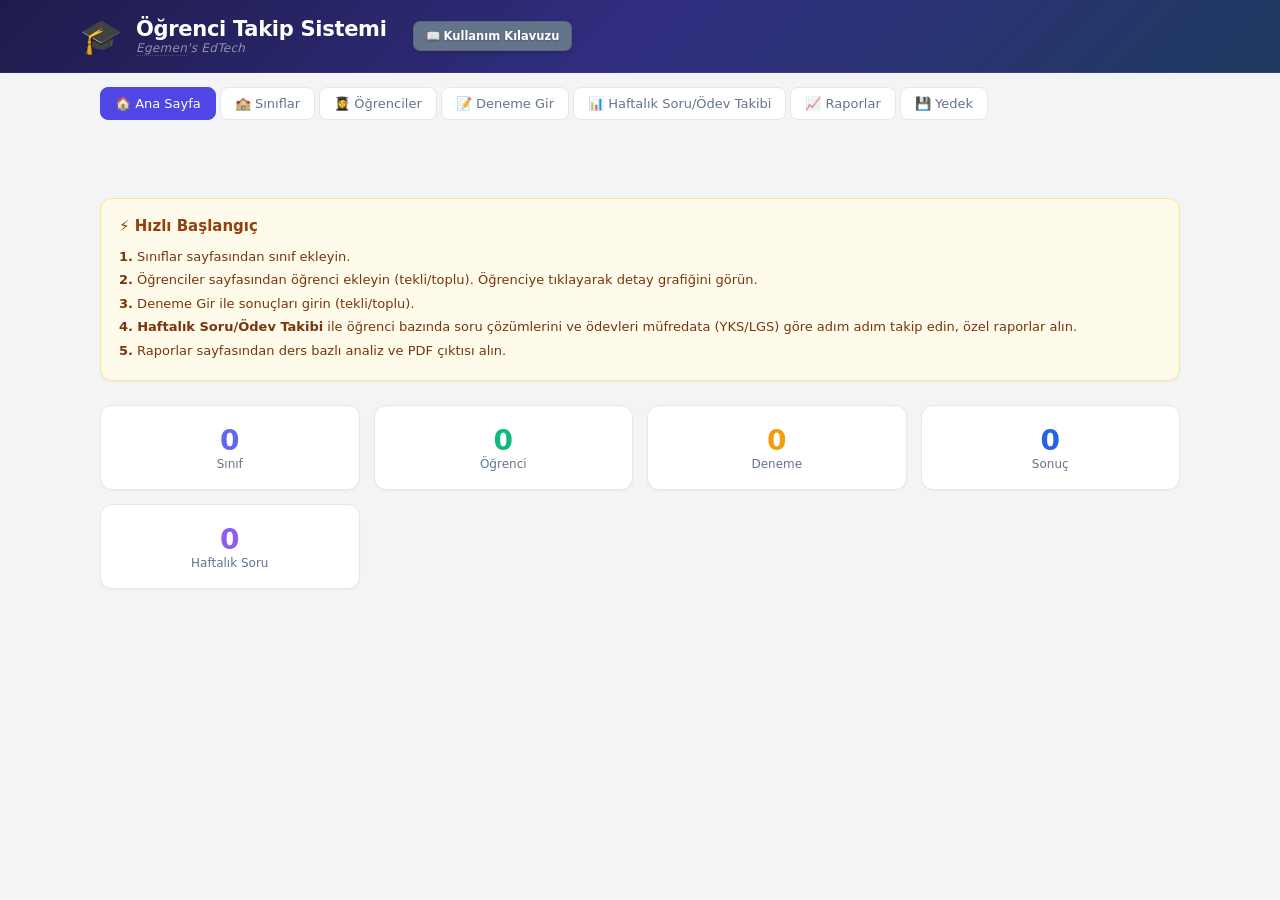
<file: ogrenci-takip/index.html>
<!DOCTYPE html>
<html lang="tr">
<head>
  <meta charset="UTF-8">
  <meta name="viewport" content="width=device-width, initial-scale=1.0, maximum-scale=1.0, user-scalable=no, viewport-fit=cover">
  <title>Öğrenci Takip Sistemi</title>
  
  <!-- Özel Modüler Stiller -->
  <link rel="stylesheet" href="css/style.css">
  
  <!-- Yerel PDF.js Kütüphanesi (100% Çevrimdışı ve file:// Uyumlu) -->
  <script src="js/lib/pdf.min.js"></script>
  <script src="js/lib/pdfWorkerInline.js"></script>
  <!-- Yerel Excel & Word Kütüphaneleri (100% Çevrimdışı) -->
  <script src="js/lib/xlsx.full.min.js"></script>
  <script src="js/lib/mammoth.browser.min.js"></script>
</head>
<body>

<header class="hero">
  <div class="hero-inner">
    <div class="logo">🎓</div>
    <div>
      <h1>Öğrenci Takip Sistemi</h1>
      <p><a href="https://www.instagram.com/egemenbilim/" target="_blank" rel="noopener" style="color:inherit;text-decoration:none;border-bottom:1px dotted rgba(255,255,255,.35)">Egemen</a>'s EdTech</p>
    </div>
    <button class="btn gray sm" onclick="$('kullanimModal').classList.remove('hidden')" style="margin-left:12px;white-space:nowrap">📖 Kullanım Kılavuzu</button>
  </div>
</header>

<nav class="top wrap">
  <a data-view="dashboard" class="active">🏠 Ana Sayfa</a>
  <a data-view="siniflar">🏫 Sınıflar</a>
  <a data-view="ogrenciler">👩‍🎓 Öğrenciler</a>
  <a data-view="deneme">📝 Deneme Gir</a>
  <a data-view="haftalik">📊 Haftalık Soru/Ödev Takibi</a>
  <a data-view="rapor">📈 Raporlar</a>
  <a data-view="cikti">💾 Yedek</a>
</nav>

<main class="wrap">

<!-- DASHBOARD -->
<section id="dashboard">
  <div class="card" style="background:#fffbeb;border-color:#fde68a">
    <h2 style="color:#92400e">⚡ Hızlı Başlangıç</h2>
    <div style="color:#78350f;line-height:1.8;font-size:13px">
      <p><b>1.</b> Sınıflar sayfasından sınıf ekleyin.</p>
      <p><b>2.</b> Öğrenciler sayfasından öğrenci ekleyin (tekli/toplu). Öğrenciye tıklayarak detay grafiğini görün.</p>
      <p><b>3.</b> Deneme Gir ile sonuçları girin (tekli/toplu).</p>
      <p><b>4.</b> <b>Haftalık Soru/Ödev Takibi</b> ile öğrenci bazında soru çözümlerini ve ödevleri müfredata (YKS/LGS) göre adım adım takip edin, özel raporlar alın.</p>
      <p><b>5.</b> Raporlar sayfasından ders bazlı analiz ve PDF çıktısı alın.</p>
    </div>
  </div>
  <div class="grid-3 mt-6" id="dashboardStats"></div>
</section>

<!-- SINIFLAR -->
<section id="siniflar" class="hidden">
  <div class="card">
    <h2 id="sinifFormBaslik">➕ Yeni Sınıf Ekle</h2>
    <div class="flex">
      <input id="yeniSinif" placeholder="Sınıf adı (örn: 9-A)">
      <button class="btn" id="sinifKaydetBtn" onclick="sinifEkle()">Ekle</button>
      <button class="btn gray hidden" id="sinifIptalBtn" onclick="sinifIptal()">İptal</button>
    </div>
    <input type="hidden" id="sinifEditId">
  </div>
  <div class="mt-6">
    <h2 style="font-size:16px;margin-bottom:10px">Mevcut Sınıflar <span id="sinifSayisi" class="muted"></span> <span class="muted" style="font-size:11px;font-weight:400">— detay için sınıfa tıklayın</span></h2>
    <div id="sinifListesi"></div>
  </div>

  <!-- AKTİF DERS SÜRECİ -->
  <div class="card mt-6" id="aktifSurecKart">
    <div class="flex" style="justify-content:space-between;flex-wrap:wrap;gap:10px">
      <h2 style="margin:0">📆 Aktif Ders Süreci</h2>
      <div class="flex" style="flex-wrap:wrap;gap:6px;align-items:flex-end">
        <div><label style="margin-bottom:3px">Ders Adı</label><input id="surecDers" placeholder="örn: Türkçe" style="width:130px"></div>
        <div><label style="margin-bottom:3px">Öğretmen Adı</label><input id="surecOgretmen" placeholder="örn: Egemen Bilim" style="width:150px"></div>
        <div><label style="margin-bottom:3px">Hafta / Dönem</label><input id="surecHafta" placeholder="örn: 12. Hafta" style="width:120px"></div>
        <div><label style="margin-bottom:3px">Başlangıç</label><input type="date" id="surecBas" style="width:145px"></div>
        <div><label style="margin-bottom:3px">Bitiş</label><input type="date" id="surecBit" style="width:145px"></div>
        <button class="btn sm gray" onclick="aktifSurecOtomatikDoldur()" title="Seçili sınıfın aktif veya önümüzdeki konusundan hafta ve ders bilgisini otomatik forma aktarır">⚡ Bilgileri Çek</button>
        <button class="btn sm" onclick="aktifSurecRapor()">📄 Rapor Al</button>
      </div>
    </div>
    <div style="margin-top:10px;padding:10px;background:#f8fafc;border:1px solid var(--border);border-radius:8px">
      <div class="flex" style="flex-wrap:wrap;gap:14px;align-items:flex-start">
        <div style="flex:1;min-width:180px">
          <label>Rapora dahil edilecek sınıflar</label>
          <div id="surecSinifSecim" style="display:flex;flex-wrap:wrap;gap:4px;margin-top:4px"></div>
        </div>
        <div style="flex:1;min-width:180px">
          <label>Rapora dahil edilecek dersler (Ders Takip'ten)</label>
          <div id="surecDersSecim" style="display:flex;flex-wrap:wrap;gap:4px;margin-top:4px"></div>
        </div>
        <div>
          <label>Durumlar</label>
          <div style="margin-top:4px">
            <label class="chk-wrap"><input type="checkbox" id="surecDurumIslendi" checked> İşlendi</label>
            <label class="chk-wrap"><input type="checkbox" id="surecDurumIsleniyor" checked> İşleniyor</label>
            <label class="chk-wrap"><input type="checkbox" id="surecDurumBaslanacak"> Başlanacak</label>
          </div>
        </div>
      </div>
    </div>
    <div id="aktifSurecOzet" class="mt-3"></div>

    <!-- ÜNİTELENDİRİLMİŞ YILLIK PLAN (ÜYP) ENTEGRASYONU -->
    <div style="margin-top:14px;padding:12px 14px;background:#f0fdf4;border:1.5px solid #86efac;border-radius:10px">
      <div class="flex" style="justify-content:space-between;align-items:center;flex-wrap:wrap;gap:8px">
        <div style="display:flex;align-items:center;gap:8px">
          <span style="font-size:22px">📑</span>
          <div>
            <b style="color:#166534;font-size:14px">Ünitelendirilmiş Yıllık Plan (ÜYP) & Müfredat Entegrasyonu</b>
            <div class="muted" style="font-size:11px;color:#15803d">Sınıflara hazır yıllık planları (YKS Türkçe vb.) tek tıkla çekin veya yeni plan dosyası yükleyin</div>
          </div>
        </div>
        <div class="flex" style="gap:6px;flex-wrap:wrap">
          <button class="btn sm green" onclick="window.uypModalAc('yukle')">➕ Yeni Plan Yükle (PDF / Word / Excel)</button>
          <button class="btn sm gray" onclick="window.uypModalAc('yonet')">⚙️ Planları Yönet</button>
        </div>
      </div>

      <!-- Hızlı Plan Çekme Barı -->
      <div class="flex mt-3" style="gap:10px;align-items:flex-end;flex-wrap:wrap;background:#ffffff;padding:10px;border-radius:8px;border:1px solid #bbf7d0">
        <div style="flex:2;min-width:240px">
          <label style="font-size:11px;font-weight:700;color:#166534;margin-bottom:3px;display:block">1. Yıllık Plan Seçin</label>
          <select id="uypHizliPlanSecim" style="width:100%" onchange="window.uypPlanSecildi()"></select>
        </div>
        <div style="flex:1;min-width:140px">
          <label style="font-size:11px;font-weight:700;color:#166534;margin-bottom:3px;display:block">2. Hedef Sınıf</label>
          <select id="uypHizliSinifSecim" style="width:100%"></select>
        </div>
        <div style="display:flex;gap:6px;align-items:center;padding-bottom:1px">
          <button class="btn green sm" id="uypHizliCekBtn" onclick="window.uypPlaniSinifaCek()" title="Seçilen yıllık planın tüm hafta ve konularını bu sınıfa otomatik aktarır">
            📥 Seçili Sınıfa Planı Çek
          </button>
          <button class="btn gray sm" onclick="window.uypPlaniOnizleModal()" title="Seçili planın haftalık kazanım ve konularını gör">
            👁️ Önizle
          </button>
        </div>
      </div>
      <div id="uypBilgiRozeti" style="margin-top:6px;font-size:11px;color:#15803d;display:flex;align-items:center;gap:6px;flex-wrap:wrap"></div>
    </div>
  </div>

  <div id="sinifDetay" class="mt-4"></div>

  <!-- ÜYP YILLIK PLAN MODAL -->
  <div id="uypModal" class="modal hidden">
    <div class="modal-inner" style="max-width:960px">
      <button class="modal-close" onclick="$('uypModal').classList.add('hidden')">×</button>
      <div class="tabbar" style="margin-bottom:12px">
        <div class="tab on" id="uypTabYukle" onclick="window.uypModalAc('yukle')">📂 Yeni Plan Yükle / Tara</div>
        <div class="tab" id="uypTabOnizle" onclick="window.uypModalAc('onizle')">👁️ Plan Önizleme</div>
        <div class="tab" id="uypTabYonet" onclick="window.uypModalAc('yonet')">⚙️ Kayıtlı Planlar</div>
      </div>

      <!-- PANEL 1: YÜKLE / TARA -->
      <div id="uypModalYuklePanel">
        <!-- Dosya Seçme / Sürükle Bırak Alanı -->
        <div id="uypDropZone" style="border:2px dashed #059669;background:#f0fdf4;padding:24px;border-radius:12px;text-align:center;cursor:pointer;transition:all .2s">
          <div style="font-size:36px;margin-bottom:6px">📑</div>
          <b style="font-size:15px;color:#065f46">Ünitelendirilmiş Yıllık Plan (ÜYP) Dosyasını Seçin veya Sürükleyin</b>
          <p class="muted" style="font-size:12px;color:#047857;margin:6px 0 0">
            PDF (.pdf), Excel (.xlsx, .xls), Word (.docx) veya Metin (.txt) dosyaları desteklenir.
          </p>
          <span class="btn green sm mt-3" style="pointer-events:none">📂 Dosya Seçmek İçin Tıklayın</span>
          <input type="file" id="uypDosyaInput" accept=".pdf,.xlsx,.xls,.docx,.txt,.csv,.json" style="display:none">
        </div>

        <div id="uypYukleDurum" class="hidden mt-3" style="padding:10px;border-radius:8px;background:#ecfdf5;border:1px solid #6ee7b7;font-size:13px;color:#065f46"></div>

        <!-- Alternatif: Metin Yapıştırma Alanı -->
        <details style="margin-top:12px;border:1px solid var(--border);border-radius:8px">
          <summary style="cursor:pointer;padding:8px 12px;font-size:12px;font-weight:600;color:var(--indigo);background:#f8fafc;list-style:none">
            📋 Veya Plan Metnini / Tablosunu Buraya Yapıştırın ▼
          </summary>
          <div style="padding:10px">
            <textarea id="uypYapistirMetin" class="copy-area" style="min-height:90px;font-size:12px" placeholder="1. Hafta   Eylül   4 Saat   Sözcükte Anlam   Gerçek ve Mecaz Anlam&#10;2. Hafta   Eylül   4 Saat   Sözcükte Anlam   Terim ve Deyimler..."></textarea>
            <div class="flex mt-2">
              <button class="btn sm green" onclick="window.uypYapistirilanMetniAyristir()">⚡ Yapıştırılan Metni Ayrıştır</button>
              <button class="btn sm gray" onclick="$('uypYapistirMetin').value=''">Temizle</button>
            </div>
          </div>
        </details>

        <!-- Onay ve Düzenleme Masası -->
        <div id="uypOnayAlani" class="hidden"></div>
      </div>

      <!-- PANEL 2: PLAN ÖNİZLEME -->
      <div id="uypModalOnizlePanel" class="hidden">
        <div id="uypOnizleIcerik"></div>
      </div>

      <!-- PANEL 3: KAYITLI PLANLAR YÖNETİMİ -->
      <div id="uypModalYonetPanel" class="hidden">
        <div id="uypYonetimListesi"></div>
      </div>
    </div>
  </div>
</section>

<!-- ÖĞRENCİLER -->
<section id="ogrenciler" class="hidden">
  <div class="tabbar">
    <div class="tab on" id="ogrTabListe" onclick="ogrTab('liste')">📋 Tüm Öğrencileri Gör</div>
    <div class="tab" id="ogrTabTek" onclick="ogrTab('tek')">➕ Öğrenci Ekle</div>
    <div class="tab" id="ogrTabToplu" onclick="ogrTab('toplu')">👥 Toplu Öğrenci Ekle</div>
  </div>
  <div id="ogrListe">
    <div class="card">
      <div class="flex" style="justify-content:space-between;flex-wrap:wrap;gap:10px">
        <div>
          <h2 style="margin:0">📋 Öğrenci Listesi</h2>
          <p class="muted" style="font-size:11px;margin-top:4px">💡 Detay grafiği için öğrenciye tıklayın • ☑️ Seçim yaparak toplu işlem uygulayın</p>
        </div>
        <div class="flex" style="flex-wrap:wrap;gap:6px">
          <select id="filtreSinif" style="width:auto;min-width:140px" onchange="renderOgrenciler()"><option value="">Tüm Sınıflar</option></select>
          <button class="btn gray sm" onclick="ogrenciSecTumu()">☑️ Tümünü Seç</button>
          <button class="btn gray sm" onclick="ogrenciSecTemizle()">☐ Temizle</button>
        </div>
      </div>
      <div id="ogrTopluAksiyon" class="hidden" style="margin-top:12px;padding:10px;background:#eff6ff;border-radius:10px;border:1px solid var(--border)">
        <div class="flex" style="flex-wrap:wrap;gap:8px;align-items:center">
          <span style="font-weight:700;color:var(--indigo);font-size:13px"><span id="ogrSecilenSayi">0</span> öğrenci seçili</span>
          <select id="ogrTasimaSinif" style="width:auto;min-width:160px"></select>
          <button class="btn sm" onclick="ogrenciTasi()">↔️ Sınıfa Taşı</button>
          <button class="btn sm red" onclick="ogrenciTopluSil()">🗑️ Seçilenleri Sil</button>
        </div>
      </div>
    </div>
    <div id="ogrenciListesi" class="mt-3"></div>
    <div id="ogrenciDetay" class="mt-4"></div>
  </div>
  <div id="ogrTekli" class="hidden">
    <div class="card">
      <h2 id="ogrenciFormBaslik">➕ Yeni Öğrenci Ekle</h2>
      <div class="grid-2">
        <div class="field"><label>Ad Soyad *</label><input id="ogrAd" placeholder="Ali Yılmaz"></div>
        <div class="field"><label>Sınıf *</label><select id="ogrSinif"></select></div>
        <div class="field"><label>Veli Bilgisi / Telefon</label><input id="ogrVeli" placeholder="Veli adı / Telefon"></div>
      </div>
      <input type="hidden" id="ogrEditId">
      <div class="flex mt-3"><button class="btn" id="ogrKaydetBtn" onclick="ogrenciKaydet()">➕ Ekle</button><button class="btn gray hidden" id="ogrIptalBtn" onclick="ogrenciIptal()">İptal</button></div>
    </div>
  </div>
  <div id="ogrToplu" class="hidden">
    <div class="card" style="background:#f0fdf4;border-color:#86efac">
      <h2 style="color:#166534">👥 Toplu Öğrenci Girişi</h2>
      <p style="color:#15803d;font-size:12.5px;line-height:1.6;margin-bottom:8px">Verilerinizi yapay zeka aracına atın ve şu istemi kullanarak istenilen veri formuna sokun:</p>
      <div class="prompt-box">
        <button class="prompt-copy" onclick="promptKopyala('ogrPrompt',this)">📋 Kopyala</button>
        <pre id="ogrPrompt">Sana göndermiş olduğum verileri bu şekilde düzenle

Öğrenci Adı: Ali Yılmaz
Sınıfı: 9-A
Veli Bilgisi / Telefon: Mehmet Yılmaz / 05321234567

Öğrenci Adı: Zeynep Kaya
Sınıfı: 10-B
Veli Bilgisi / Telefon: Ayşe Kaya</pre>
      </div>
      <p style="color:#15803d;font-size:11px;margin-top:8px">Elde ettiğiniz çıktıyı aşağıdaki kutuya yapıştırın. Her öğrenci bloğu boş satırla ayrılmalıdır.</p>
    </div>
    <div class="card mt-3">
      <h2>📥 Metni Yapıştır</h2>
      <textarea id="topluOgrMetin" class="copy-area" placeholder="Öğrenci Adı: Ali Yılmaz&#10;Sınıfı: 9-A&#10;Veli Bilgisi / Telefon: 05321234567"></textarea>
      <div class="flex mt-3"><button class="btn green" onclick="topluOgrKaydet()">💾 Toplu Kaydet</button><button class="btn gray" onclick="$('topluOgrMetin').value='';$('topluOgrSonuc').innerHTML=''">🧹 Temizle</button></div>
      <div id="topluOgrSonuc" class="mt-3"></div>
    </div>
  </div>
</section>

<!-- DENEME GİR -->
<section id="deneme" class="hidden">
  <div class="tabbar">
    <div class="tab on" id="denTabTek" onclick="denTab('tek')">📝 Tekli Giriş</div>
    <div class="tab" id="denTabToplu" onclick="denTab('toplu')">📋 Toplu Metin Girişi</div>
    <div class="tab" id="denTabPdf" onclick="denTab('pdf')">📄 PDF ile Otomatik Aktar</div>
  </div>
  <div id="denTekli">
    <div class="card">
      <h2>1. Deneme Bilgileri</h2>
      <div class="grid-3">
        <div class="field"><label>Sınav Türü *</label><select id="denTur" onchange="dersListesiniOlustur()"><option value="TYT">TYT</option><option value="AYT">AYT</option><option value="LGS">LGS</option></select></div>
        <div class="field hidden" id="denAlanWrap"><label>AYT Alanı *</label><select id="denAlan" onchange="dersListesiniOlustur()"><option value="AYT-SAY">Sayısal</option><option value="AYT-EA">Eşit Ağırlık</option><option value="AYT-SOZ">Sözel</option></select></div>
        <div class="field"><label>Deneme Adı</label><input id="denAd" placeholder="Özdebir TYT 1"></div>
        <div class="field"><label>Tarih *</label><input type="date" id="denTarih"></div>
      </div>
      <p class="muted" style="font-size:11px">ℹ️ Aynı isimli deneme varsa yeni kayıt açılmaz, mevcut denemeye eklenir.</p>
    </div>
    <div class="card mt-3"><h2>2. Öğrenci Seç</h2><select id="denOgrenci"></select></div>
    <div class="card mt-3">
      <h2>3. Ders Sonuçları (<span id="denTurLabel">TYT</span>)</h2>
      <p style="font-size:11px;color:var(--muted);margin-bottom:10px" id="denKural"></p>
      <p id="denUyari" class="alert err hidden"></p>
      <div style="overflow-x:auto"><table class="table" id="dersTablosu"></table></div>
    </div>
    <div class="mt-3"><button class="btn green" onclick="denemeKaydet()">💾 Kaydet</button></div>
  </div>
  <div id="denToplu" class="hidden">
    <div class="card" style="background:#fffbeb;border-color:#fde68a">
      <h2 style="color:#92400e">📋 Toplu Deneme Girişi</h2>
      <p style="color:#78350f;font-size:12.5px;line-height:1.6;margin-bottom:8px">Verilerinizi yapay zeka aracına atın ve şu istemi kullanarak istenilen veri formuna sokun:</p>
      <div class="prompt-box" style="border-color:var(--amber)">
        <button class="prompt-copy" style="background:var(--amber)" onclick="promptKopyala('denPrompt',this)">📋 Kopyala</button>
        <pre id="denPrompt">Sana göndermiş olduğum verileri bu şekilde düzenle

Sınav Türü: AYT
Sınav Tarihi: 06.03.2027
Deneme Adı: Özdebir AYT 1

Öğrenci Adı: Ali Yılmaz
"Matematik    15 / 5
"Fizik        6 / 0

Öğrenci Adı: Zeynep Kaya
"Matematik    20 / 3
"Fizik        8 / 1</pre>
      </div>
      <p style="color:#78350f;font-size:11px;margin-top:8px">Elde ettiğiniz çıktıyı aşağıdaki kutuya yapıştırın.</p>
    </div>
    <div class="card mt-3">
      <h2>📥 Metni Yapıştır</h2>
      <textarea id="topluMetin" class="copy-area"></textarea>
      <div class="flex mt-3">
        <button class="btn green" onclick="topluDegerlendir()">👁️ Önizle</button>
        <button class="btn" onclick="topluKaydet()">💾 Kaydet</button>
        <button class="btn gray" onclick="topluSonuclariTemizle()">🧹 Temizle</button>
        <button class="btn gray" onclick="gosterOrnek()">📋 Örnek</button>
      </div>
      <p id="topluHata" class="alert err hidden"></p>
    </div>
    <div id="topluPreviewCard" class="card mt-3 hidden">
      <div class="flex" style="justify-content:space-between"><h2 style="margin:0">🔍 Okunan Bilgiler</h2><button class="btn gray sm" onclick="topluSonuclariTemizle()">Kapat</button></div>
      <div style="display:flex;gap:14px;flex-wrap:wrap;margin:12px 0;padding:12px;background:#f8fafc;border-radius:10px;border:1px solid var(--border)">
        <div style="flex:1;min-width:90px"><p style="font-size:10px;color:var(--muted)">Sınav Türü</p><span id="pvTur" style="font-weight:700;color:var(--indigo)">—</span></div>
        <div style="flex:1;min-width:110px"><p style="font-size:10px;color:var(--muted)">Deneme Adı</p><span id="pvDenAd" style="font-weight:700;color:var(--indigo)">—</span></div>
        <div style="flex:1;min-width:90px"><p style="font-size:10px;color:var(--muted)">Tarih</p><span id="pvTarih" style="font-weight:700;color:var(--indigo)">—</span></div>
        <div style="flex:1;min-width:80px"><p style="font-size:10px;color:var(--muted)">Öğrenci</p><span id="pvOgrenciSay" style="font-weight:700;color:var(--emerald)">—</span></div>
      </div>
      <div id="topluDersTablosu"></div>
    </div>
  </div>

  <!-- PDF İLE OTOMATİK AKTAR -->
  <div id="denPdf" class="hidden">
    <!-- PDF YÜKLEME KARTI (SÜRÜKLE BIRAK & TIKLAYARAK DOSYA/KLASÖRDEN SEÇ) -->
    <div class="card" id="pdfDropZone" style="background:#f8fafc;border:2px dashed var(--indigo);border-radius:12px;text-align:center;padding:36px 20px;transition:all .2s;cursor:pointer;user-select:none" onclick="window.pdfDosyaSecAc()">
      <div style="font-size:52px;margin-bottom:10px;pointer-events:none">📄</div>
      <h2 style="color:var(--indigo);margin-bottom:6px;pointer-events:none">PDF Dosyasını Buraya Sürükleyin veya Tıklayarak Seçin</h2>
      <p style="color:var(--muted);font-size:13px;max-width:560px;margin:0 auto 16px;line-height:1.6;pointer-events:none">
        Kurumunuzdan gelen <b>TYT / AYT Şube Net-Puan Listesi</b> PDF dosyasını buraya bırakın veya <b>bu alana tıklayarak</b> bilgisayarınızdan dosyayı seçin.
      </p>

      <div style="display:flex;justify-content:center;gap:12px;align-items:center;flex-wrap:wrap">
        <button type="button" class="btn" style="padding:11px 26px;font-size:14px;pointer-events:none">
          📂 Bilgisayardan Dosya Seç
        </button>
        <button type="button" class="btn gray sm" onclick="event.stopPropagation();$('pdfMetinKutusu').classList.toggle('hidden')">
          📋 veya Metin Yapıştır
        </button>
      </div>

      <input type="file" id="pdfDosyaInput" accept=".pdf,application/pdf" style="display:none" onchange="window.pdfDosyaSecildi(event)">

      <div id="pdfSecilenDosya" class="hidden mt-3" style="font-size:13px;font-weight:600;color:var(--indigo)"></div>

      <div id="pdfYukleniyor" class="hidden" style="margin-top:16px;font-weight:600;color:var(--indigo)">
        ⏳ PDF taranıyor ve veriler ayıklanıyor, lütfen bekleyin...
      </div>
      <p id="pdfHata" class="alert err hidden mt-3" style="max-width:600px;margin-left:auto;margin-right:auto"></p>
    </div>

    <!-- ALTERNATİF METİN KUTUSU -->
    <div id="pdfMetinKutusu" class="card mt-3 hidden" style="background:#fffbeb;border-color:#fde68a">
      <div class="flex" style="justify-content:space-between;align-items:center;margin-bottom:8px">
        <h3 style="margin:0;font-size:14px;color:#92400e">📋 PDF'ten Kopyalanan Ham Metni Yapıştırın</h3>
        <button class="btn gray sm" onclick="$('pdfMetinKutusu').classList.add('hidden')">Gizle</button>
      </div>
      <p style="color:#78350f;font-size:12px;margin-bottom:8px">
        PDF tablosundaki satırları kopyalayıp buraya yapıştırarak da aynı akıllı ayrıştırmayı çalıştırabilirsiniz:
      </p>
      <textarea id="pdfMetinInput" class="copy-area" style="min-height:120px" placeholder="1 39791 HÜSEYİN UMU ARSLAN 1112 B 28 12 25,00 ..."></textarea>
      <div class="flex mt-2">
        <button class="btn green sm" onclick="window.pdfMetinCozumle()">🔍 Metni Çözümle</button>
        <button class="btn gray sm" onclick="$('pdfMetinInput').value=''">Temizle</button>
      </div>
    </div>

    <!-- ONAY VE ÖNİZLEME ALANI -->
    <div id="pdfOnayAlani" class="mt-4 hidden"></div>
  </div>

  <div class="mt-6"><h2 style="font-size:16px;margin-bottom:10px">📋 Kayıtlı Denemeler</h2><div id="denemeListesi"></div></div>
</section>

<!<!-- HAFTALIK SORU / ÖDEV TAKİBİ -->
<section id="haftalik" class="hidden">
  <div class="tabbar">
    <div class="tab on" id="hfTabTek" onclick="hfTab('tek')">📝 Haftalık Soru / Ödev Girişi</div>
    <div class="tab" id="hfTabToplu" onclick="hfTab('toplu')">📋 Toplu Metin Girişi (Yapay Zeka Destekli)</div>
  </div>

  <div id="hfTekli">
    <!-- ADIM 1: ÖNCE ÖĞRENCİ SEÇİLSİN -->
    <div class="card" style="border:1.5px solid #c7d2fe;background:linear-gradient(135deg,#ffffff 0%,#f0f4ff 100%);padding:16px 18px;border-radius:12px;margin-bottom:14px">
      <div class="flex" style="justify-content:space-between;align-items:center;flex-wrap:wrap;gap:10px">
        <div style="display:flex;align-items:center;gap:10px">
          <div style="width:36px;height:36px;background:var(--indigo);color:#fff;border-radius:10px;display:flex;align-items:center;justify-content:center;font-weight:700;font-size:16px">1</div>
          <div>
            <h2 style="margin:0;font-size:16px;color:#1e1b4b">Öğrenci Seçimi</h2>
            <p style="margin:2px 0 0;font-size:11.5px;color:#4338ca">Takip edilecek öğrenciyi seçin; müfredat ve kademe (YKS / LGS) otomatik uyarlanır.</p>
          </div>
        </div>
        <div class="flex" style="flex:1;max-width:440px;min-width:260px;gap:8px">
          <select id="hfOgrenci" style="width:100%;font-size:14px;font-weight:600;padding:9px 12px;border:1.5px solid var(--indigo);border-radius:8px;background:#fff" onchange="hfOgrenciSecildi(this.value)">
            <option value="">Öğrenci seçin</option>
          </select>
        </div>
      </div>
      <div id="hfOgrenciProfilKarti" class="mt-3"></div>
    </div>

    <!-- ADIM 2: ÖDEV / SORU GİRİŞİ KARTI -->
    <div class="card" id="hfGirisKarti" style="border:1px solid #e2e8f0;border-radius:12px;padding:18px 20px;transition:opacity .2s;background:#ffffff">
      <div class="flex" style="justify-content:space-between;align-items:center;flex-wrap:wrap;gap:12px;border-bottom:1px solid #f1f5f9;padding-bottom:14px;margin-bottom:16px">
        <div style="display:flex;align-items:center;gap:10px">
          <div style="width:36px;height:36px;background:#059669;color:#fff;border-radius:10px;display:flex;align-items:center;justify-content:center;font-weight:700;font-size:16px">2</div>
          <div>
            <h2 style="margin:0;font-size:16px;color:#0f172a">Ödev / Soru Girişi</h2>
            <p style="margin:2px 0 0;font-size:11.5px;color:#64748b">Ödev verin veya çözülen soruları kaydedin; durumunu ve öğrenme seviyesini takip edin.</p>
          </div>
        </div>
      </div>

      <!-- KADEMELİ MÜFREDAT KONTROLLERİ (Adım Adım Seçim) -->
      <div style="background:#f8fafc;padding:14px;border-radius:10px;border:1px solid #e2e8f0;margin-bottom:16px">
        <!-- 1. Sınav Kategorisi (Öğrenci Kademesine Göre Dinamik: 12. Sınıfta LGS asla açılmaz) -->
        <div style="margin-bottom:12px">
          <label style="font-size:11.5px;font-weight:700;color:#334155;display:block;margin-bottom:6px">
            📌 Sınav Kategorisi (Öğrencinin sınıfına göre filtrelenmiştir)
          </label>
          <div id="hfSinavTuruSecici" class="flex" style="gap:6px;flex-wrap:wrap"></div>
        </div>

        <!-- 2. Ders Seçimi -->
        <div style="margin-bottom:12px">
          <label style="font-size:11.5px;font-weight:700;color:#334155;display:block;margin-bottom:6px">
            📚 Ders Seçimi
          </label>
          <div id="hfDersChips" class="flex" style="gap:5px;flex-wrap:wrap;margin-bottom:6px"></div>
          <div style="max-width:280px">
            <select id="hfDersSelect" onchange="hfDersSecildi(this.value)" style="width:100%;font-size:13px"></select>
          </div>
        </div>

        <!-- 3. Konu Seçimi (İlk sırada daima "📌 Genel" bulunur) -->
        <div>
          <div class="flex" style="justify-content:space-between;align-items:center;margin-bottom:6px">
            <label style="font-size:11.5px;font-weight:700;color:#334155">
              🎯 Konu Seçimi <span style="font-weight:400;color:#64748b">(Her dersin başında "📌 Genel" sekmesi bulunur)</span>
            </label>
          </div>
          <div style="max-width:440px;margin-bottom:6px">
            <select id="hfKonuSelect" onchange="hfKonuSecildi(this.value)" style="width:100%;font-size:13px;font-weight:600;color:#0f172a"></select>
          </div>
          <div style="font-size:11px;color:#64748b;margin-bottom:4px">Öne Çıkan Konular:</div>
          <div id="hfHizliKonular" class="flex" style="gap:4px;flex-wrap:wrap"></div>
        </div>
      </div>

      <!-- TARİH VE DETAY ALANLARI -->
      <div class="grid-3" style="margin-bottom:14px">
        <div class="field">
          <label>Hafta Başlangıcı / Veriliş Tarihi *</label>
          <input type="date" id="hfBas" onchange="hfBitisOtomatik()">
        </div>
        <div class="field">
          <label>Hafta Bitişi / Kontrol Tarihi</label>
          <input type="date" id="hfBit">
        </div>
        <div class="field">
          <label>Hedef Soru Sayısı</label>
          <input type="number" id="hfHedef" value="0" min="0" placeholder="Örn: 100">
        </div>
      </div>

      <!-- ÖDEV DURUMU, BAŞLIK / NOT VE ÖĞRENME DERECELENDİRMESİ -->
      <div class="grid-3" style="margin-bottom:14px">
        <div class="field">
          <label>Ödev / Takip Durumu *</label>
          <select id="hfOdevDurum">
            <option value="Verildi">⏳ Verildi (Kontrol Bekliyor)</option>
            <option value="Tamamlandı">✅ Tam Yapıldı</option>
            <option value="Kısmi">⚠️ Eksik Yapıldı</option>
            <option value="Yapılmadı">❌ Yapılmadı</option>
          </select>
        </div>
        <div class="field">
          <label>Ödev Başlığı / Görev Tanımı / Kaynak Kitap</label>
          <input id="hfBaslik" placeholder="Örn: 3D Soru Bankası Test 4 / Limit Fasikülü...">
        </div>
        <div class="field">
          <label>⭐ Öğrenme Derecelendirmesi (1-5 Yıldız)</label>
          <div style="display:flex;align-items:center;gap:8px;padding-top:4px">
            <div id="hfYildizSecici" style="display:inline-flex;gap:3px;font-size:22px;cursor:pointer;color:#cbd5e1;user-select:none">
              <span class="hf-star" data-val="1" onclick="hfYildizSec(1)" title="1 - Öğrenilmedi">★</span>
              <span class="hf-star" data-val="2" onclick="hfYildizSec(2)" title="2 - Zayıf">★</span>
              <span class="hf-star" data-val="3" onclick="hfYildizSec(3)" title="3 - Orta">★</span>
              <span class="hf-star" data-val="4" onclick="hfYildizSec(4)" title="4 - İyi">★</span>
              <span class="hf-star" data-val="5" onclick="hfYildizSec(5)" title="5 - Çok İyi Öğrenildi">★</span>
            </div>
            <span id="hfYildizEtiket" style="font-size:11.5px;font-weight:600;color:var(--muted)">Henüz Derecelendirilmedi</span>
            <button type="button" class="btn gray sm" onclick="hfYildizSec(0)" style="padding:2px 6px;font-size:10px" title="Sıfırla">✕</button>
          </div>
        </div>
      </div>

      <!-- SORU ÇÖZÜMÜ VE NET HESAPLAMA -->
      <div style="background:#f8fafc;padding:14px;border-radius:10px;border:1px solid #e2e8f0;margin-bottom:14px">
        <div class="grid-3" style="grid-template-columns: repeat(auto-fit, minmax(130px, 1fr));gap:10px">
          <div class="field">
            <label>Soru Sayısı</label>
            <input type="number" id="hfSoru" value="0" min="0" oninput="hfNetHesaplaLive()">
          </div>
          <div class="field">
            <label>Doğru</label>
            <input type="number" id="hfDogru" value="0" min="0" oninput="hfNetHesaplaLive()">
          </div>
          <div class="field">
            <label>Yanlış</label>
            <input type="number" id="hfYanlis" value="0" min="0" oninput="hfNetHesaplaLive()">
          </div>
          <div class="field">
            <label>Boş</label>
            <input type="number" id="hfBos" value="0" min="0">
          </div>
          <div class="field">
            <label>Hesaplanan Net</label>
            <div class="stat" style="padding:7px 12px;background:#fff;border-radius:8px;border:1px solid #e2e8f0;text-align:center">
              <div class="v mono" id="hfNet" style="font-size:18px;color:var(--indigo)">0.00</div>
            </div>
          </div>
        </div>
      </div>

      <div class="flex mt-3" style="justify-content:flex-end">
        <button class="btn green" id="hfKaydetBtn" onclick="hfKaydet()" style="padding:10px 24px;font-size:14px;font-weight:600">
          💾 Ödev / Soru Kaydını Ekle
        </button>
      </div>
    </div>
  </div>

  <!-- TOPLU GİRİŞ ALANI (AI DESTEKLİ) -->
  <div id="hfToplu" class="hidden">
    <div class="card" style="border:1px dashed var(--indigo);background:#fffbeb;border-radius:12px">
      <p style="font-size:12.5px;color:#92400e;margin-bottom:8px"><b>ℹ️ Verilerinizi yapay zeka aracına atın ve şu istemi kullanarak istenilen veri formuna sokun:</b></p>
      <div class="prompt-box" style="margin:0 0 10px 0">
        <button class="prompt-copy" onclick="promptKopyala('hfPrompt',this)">📋 Kopyala</button>
        <pre id="hfPrompt">Sana göndermiş olduğum haftalık soru/ödev verilerini bu şekilde düzenle:

Öğrenci Adı: 
Tarih:
Ders:
Konu:
Soru Sayısı:
Doğru Sayısı:
Yanlış Sayısı:</pre>
      </div>
      <textarea id="hfTopluMetin" class="copy-area" style="min-height:140px" placeholder="Öğrenci Adı: Ali Yılmaz
Tarih: 10.03.2027
Ders: Paragraf
Konu: 📌 Genel
Soru Sayısı: 50
Doğru Sayısı: 40
Yanlış Sayısı: 5

Öğrenci Adı: Ali Yılmaz
Tarih: 11.03.2027
Ders: Matematik
Konu: Türev: Teğet Denklemleri
Soru Sayısı: 40
Doğru Sayısı: 35
Yanlış Sayısı: 3"></textarea>
      <div class="flex mt-3">
        <button class="btn green" onclick="hfTopluKaydet()">💾 Toplu Kaydet</button>
        <button class="btn gray" onclick="$('hfTopluMetin').value=''">🧹 Temizle</button>
      </div>
      <div id="hfTopluSonuc" class="mt-3"></div>
    </div>
  </div>

  <!-- KAYITLAR VE FİLTRELEME ARAÇ ÇUBUĞU -->
  <div class="card mt-4" style="padding:14px 16px;border-radius:12px;background:#ffffff">
    <div class="flex" style="justify-content:space-between;align-items:center;flex-wrap:wrap;gap:12px">
      <!-- Durum Filtreleri -->
      <div class="flex" style="align-items:center;gap:8px;flex-wrap:wrap">
        <h2 style="font-size:15px;margin:0;white-space:nowrap">📋 Takip Listesi:</h2>
        <div id="hfFiltreDurumGrup" class="toggle-group" style="display:inline-flex;background:#f1f5f9;padding:3px;border-radius:8px;gap:2px;flex-wrap:wrap">
          <button type="button" class="toggle-btn active" data-durum="hepsi" onclick="hfFiltreDurumSec('hepsi')" style="padding:5px 10px;font-size:12px;border:none;border-radius:6px;cursor:pointer">Tümü</button>
          <button type="button" class="toggle-btn" data-durum="Verildi" onclick="hfFiltreDurumSec('Verildi')" style="padding:5px 10px;font-size:12px;border:none;border-radius:6px;cursor:pointer">⏳ Kontrol Bekleyenler</button>
          <button type="button" class="toggle-btn" data-durum="Tamamlandı" onclick="hfFiltreDurumSec('Tamamlandı')" style="padding:5px 10px;font-size:12px;border:none;border-radius:6px;cursor:pointer">✅ Tam Yapılanlar</button>
          <button type="button" class="toggle-btn" data-durum="Kısmi" onclick="hfFiltreDurumSec('Kısmi')" style="padding:5px 10px;font-size:12px;border:none;border-radius:6px;cursor:pointer">⚠️ Eksik Yapılanlar</button>
          <button type="button" class="toggle-btn" data-durum="Yapılmadı" onclick="hfFiltreDurumSec('Yapılmadı')" style="padding:5px 10px;font-size:12px;border:none;border-radius:6px;cursor:pointer">❌ Yapılmayanlar</button>
        </div>
      </div>

      <!-- Tarih ve Öğrenci Filtreleri -->
      <div class="flex" style="gap:8px;align-items:center;flex-wrap:wrap">
        <button type="button" class="btn sm gray" onclick="hfFiltreSon1Hafta()" style="font-weight:600;white-space:nowrap" title="Son 7 günün ödev ve soru kayıtlarını listeler">
          📅 Son 1 Hafta
        </button>
        <div class="flex" style="align-items:center;gap:4px">
          <input type="date" id="hfFiltreBas" style="width:auto;padding:4px 8px;font-size:12px" onchange="renderHaftalik()" title="Başlangıç Tarihi">
          <span style="color:#94a3b8;font-size:11px">–</span>
          <input type="date" id="hfFiltreBit" style="width:auto;padding:4px 8px;font-size:12px" onchange="renderHaftalik()" title="Bitiş Tarihi">
          <button type="button" class="btn sm gray" onclick="hfFiltreTarihTemizle()" style="padding:4px 8px;font-size:11px" title="Tarih Filtresini Sıfırla">✕</button>
        </div>

        <select id="filtreHfOgrenci" style="width:auto;min-width:160px;font-size:13px" onchange="hfOgrenciSecildi(this.value)">
          <option value="">Tüm Öğrenciler</option>
        </select>
        <button class="btn sm" onclick="hfOzelRaporAc()" style="background:linear-gradient(135deg,#4f46e5,#3b82f6);color:#fff;border:none;font-weight:600">
          📑 Özel Rapor Al
        </button>
      </div>
    </div>
  </div>

  <div style="overflow-x:auto" id="haftalikTablosu" class="mt-3"></div>
</section>

<!-- RAPORLAR -->
<section id="rapor" class="hidden">
  <div id="printBaslik" style="text-align:center;margin-bottom:14px">
    <h1 style="font-size:20px">🎓 Öğrenci Takip Sistemi — Rapor</h1>
    <p id="printTarih" style="font-size:12px;color:#555"></p>
  </div>
  <div class="card" id="raporFiltreKart">
    <h2>🔍 Rapor Filtresi</h2>
    <!-- 🏫 Sınıf Seçimi (Sınav Türünün Hemen Üstüne Taşındı) -->
    <div style="margin-bottom:12px;padding:12px;background:#f8fafc;border-radius:10px;border:1.5px solid var(--indigo)">
      <label style="font-size:13px;font-weight:700;color:var(--indigo);display:block;margin-bottom:6px">🏫 Sınıf Seçimi <span style="color:var(--red);font-weight:700">* (Zorunlu)</span></label>
      <select id="raporSinifSelect" onchange="raporSinifDegisti(this.value)" style="width:100%;padding:9px 12px;font-size:13.5px;font-weight:600;border:1.5px solid var(--border);border-radius:8px">
        <option value="">Lütfen Bir Sınıf Seçin</option>
      </select>
      <div style="font-size:11.5px;color:var(--muted);margin-top:6px;line-height:1.4">
        💡 <b>Not:</b> İlgili sınıf seçilmeden öğrenci seçilemez. Rapor sonuçları seçilen sınıftaki öğrencilere göre hesaplanır.
      </div>
    </div>

    <!-- 📌 Sınav Türü -->
    <div style="margin-bottom:14px;padding:12px;background:#eff6ff;border-radius:10px;border:1px solid var(--border)">
      <label style="font-size:13px;font-weight:700;color:var(--indigo);display:block;margin-bottom:6px">📌 Sınav Türü (tüm rapor bu türe göre filtrelenecektir)</label>
      <select id="raporTur" onchange="raporTurDegisti()" style="width:100%;margin-top:2px"><option value="">Tümü</option><option value="TYT">TYT</option><option value="AYT">AYT</option><option value="LGS">LGS</option></select>
    </div>

    <div class="grid-2">
      <div class="field">
        <label id="raporGelisimBaslik">📈 Gelişim Analizi — İncelenecek Denemeler (Ctrl ile çoklu — boş = tümü)</label>
        <select id="raporGelisimSelect" class="sel-multi" multiple size="5"></select>
        <div class="flex mt-3">
          <button type="button" class="btn gray sm" onclick="gelisimSecTumu()">Tümünü Seç</button>
          <button type="button" class="btn gray sm" onclick="gelisimSec()">Son 10</button>
          <button type="button" class="btn gray sm" onclick="gelisimTemizle()">Temizle</button>
        </div>
      </div>
      <div class="field">
        <label>👩‍🎓 Öğrenci (Ctrl ile çoklu — boş = seçili sınıftaki tümü)</label>
        <select id="raporOgrenciSelect" class="sel-multi" multiple size="5" disabled>
          <option disabled selected value="">⚠️ Lütfen önce yukarıdan sınıf seçin</option>
        </select>
        <div class="flex mt-3">
          <button type="button" class="btn gray sm" id="btnRaporOgrTumu" onclick="ogrSecTumu()" disabled>Tümünü Seç</button>
          <button type="button" class="btn gray sm" id="btnRaporOgrTemizle" onclick="ogrSecTemizle()" disabled>Temizle</button>
        </div>
      </div>
      <div class="field" style="grid-column:1/-1">
        <label>&nbsp;</label>
        <div class="flex">
          <button type="button" class="btn" style="flex:1" onclick="renderRapor()">🔍 Rapor Oluştur</button>
          <button type="button" class="btn green" onclick="raporPDF()">📄 PDF İndir</button>
        </div>
      </div>
    </div>
    <div style="margin-top:12px;padding:10px;background:#f8fafc;border:1px solid var(--border);border-radius:8px">
      <b style="font-size:12px;color:var(--indigo)">⚙️ Rapor İçeriği (PDF'te Gözükecek):</b>
      <div style="margin-top:6px">
        <label class="chk-wrap"><input type="checkbox" id="raporGelisimGoster" checked> 🚀 Gelişim / Düşüş Analizi</label>
        <label class="chk-wrap"><input type="checkbox" id="raporDersIlerleyis" checked> 📚 Ders Bazlı İlerleyiş</label>
        <label class="chk-wrap"><input type="checkbox" id="raporAltinda" checked> ⚠️ Sınıf Ortalaması Altında Kalanlar</label>
        <label class="chk-wrap"><input type="checkbox" id="raporSiralama" checked> 🏆 Tüm Katılımcılar — Sıralama</label>
        <label class="chk-wrap"><input type="checkbox" id="raporDetayli" checked> 📊 Ders Başarı Analizi</label>
      </div>
    </div>
  </div>
  <div id="raporGelisimAnaliz" class="mt-4 hidden"></div>
  <div id="raporSinifSiralama" class="mt-4 hidden"></div>
  <div id="raporSonuc"></div>
</section>

<!-- YEDEK -->
<section id="cikti" class="hidden">
  <div class="card" style="text-align:center">
    <div style="font-size:44px">💾</div><h2 style="margin-top:8px">Veri Yedekleme</h2>
    <p style="color:var(--muted);font-size:13px;max-width:440px;margin:8px auto">Verileriniz tarayıcınızda saklanır.</p>
    <div style="border:2px dashed var(--indigo);border-radius:12px;padding:24px;margin:16px 0;background:#f8fafc">
      <p style="font-size:14px;font-weight:600;color:var(--indigo);margin-bottom:8px">📂 Kayıt dosyasını buraya sürükleyip bırakın</p>
      <p style="font-size:12px;color:var(--muted);margin-bottom:12px">veya</p>
      <button class="btn gray" onclick="$('icerikDosya').click()">📂 Dosya Seç</button>
      <input type="file" id="icerikDosya" accept=".json" class="hidden" onchange="iceriAktar(event)">
    </div>
    <div style="display:flex;gap:10px;justify-content:center;flex-wrap:wrap;margin-top:12px">
      <button class="btn" onclick="disaAktar()">📥 Kayıt Dosyası İndir</button>
      <button class="btn red" onclick="tumunuSil()">🗑️ Tümünü Sil</button>
    </div>
  </div>
  <div class="card mt-6"><h2>📋 Veri Özeti</h2><div class="stat-grid" id="ciktiOzet"></div></div>
</section>

</main>

<!-- KULLANMA KILAVUZU MODAL -->
<div id="kullanimModal" class="modal hidden">
  <div class="modal-inner" style="max-width:900px">
    <button class="modal-close" onclick="$('kullanimModal').classList.add('hidden')">×</button>
    <h2 style="font-size:20px;margin-bottom:12px">📖 Kullanım Kılavuzu</h2>
    <div style="max-height:70vh;overflow-y:auto;padding-right:8px">
      <div style="margin-bottom:16px">
        <h3 style="font-size:15px;margin-bottom:6px">🏠 Ana Sayfa</h3>
        <p style="font-size:13px;color:var(--muted)">Sisteme hızlı başlangıç rehberi, istatistikler ve net hesaplama kuralları yer alır.</p>
      </div>
      <div style="margin-bottom:16px">
        <h3 style="font-size:15px;margin-bottom:6px">🏫 Sınıflar</h3>
        <p style="font-size:13px;color:var(--muted)">Sınıf ekleyebilir, düzenleyebilir veya silebilirsiniz. Sınıfa tıklayarak öğrenci listesini ve ders takip bilgilerini görebilirsiniz.</p>
      </div>
      <div style="margin-bottom:16px">
        <h3 style="font-size:15px;margin-bottom:6px">👩‍🎓 Öğrenciler</h3>
        <p style="font-size:13px;color:var(--muted)">Öğrenci ekleyebilir, düzenleyebilir veya silebilirsiniz. Öğrenciye tıklayarak detaylı analiz raporunu görebilirsiniz.</p>
      </div>
      <div style="margin-bottom:16px">
        <h3 style="font-size:15px;margin-bottom:6px">📝 Deneme Gir</h3>
        <p style="font-size:13px;color:var(--muted)">TYT, AYT veya LGS deneme sonuçlarını öğrenci bazında girebilirsiniz. Toplu giriş için yapay zeka destekli metin yapıştırma özelliğini kullanabilirsiniz.</p>
      </div>
      <div style="margin-bottom:16px">
        <h3 style="font-size:15px;margin-bottom:6px">📊 Haftalık Soru/Ödev Takibi</h3>
        <p style="font-size:13px;color:var(--muted)">Öğrencilerin haftalık çözdüğü soruları ve verilen ödevleri YKS (TYT, AYT Sayısal/EA/Sözel) ve LGS müfredatına göre adım adım konu bazında takip edebilir, öğrenciye özel kapsamlı haftalık rapor ve PDF çıktısı alabilirsiniz.</p>
      </div>
      <div style="margin-bottom:16px">
        <h3 style="font-size:15px;margin-bottom:6px">📈 Raporlar</h3>
        <p style="font-size:13px;color:var(--muted)">Sınav türü, ders, öğrenci ve sınıf filtreleriyle detaylı analiz raporları oluşturabilir, PDF olarak indirebilirsiniz.</p>
      </div>
      <div style="margin-bottom:16px">
        <h3 style="font-size:15px;margin-bottom:6px">💾 Veri Yedekleme</h3>
        <p style="font-size:13px;color:var(--muted)">Tüm verilerinizi JSON dosyası olarak indirebilir veya dosya sürükleyip bırakarak geri yükleyebilirsiniz.</p>
      </div>
      <div style="border-top:1px solid var(--border);padding-top:16px;margin-top:16px">
        <h3 style="font-size:15px;margin-bottom:8px">📞 İletişim</h3>
        <p style="font-size:13px;color:var(--muted);line-height:1.8">
          <b>Egemen Bilim</b><br>
          📧 Egemenbilim@gmail.com<br>
          📱 0553 789 1938<br>
          🌐 <a href="https://www.instagram.com/egemenbilim/" target="_blank" rel="noopener" style="color:var(--indigo)">@egemenbilim</a>
        </p>
      </div>
    </div>
  </div>
</div>

<!-- ÖDEV / SORU KONTROL & DÜZENLEME MODAL -->
<div id="hfKontrolModal" class="modal hidden">
  <div class="modal-inner" style="max-width:540px;padding:24px">
    <button class="modal-close" onclick="hfKontrolModalKapat()">×</button>
    <div style="display:flex;align-items:center;gap:10px;margin-bottom:16px;border-bottom:1px solid #e2e8f0;padding-bottom:12px">
      <span style="font-size:26px">📝</span>
      <div>
        <h3 style="margin:0;font-size:17px;color:#0f172a">Ödev Kontrol & Sonuç Düzenleme</h3>
        <p id="hfKntOgrenciBilgi" style="margin:2px 0 0;font-size:12px;color:var(--muted)"></p>
      </div>
    </div>
    <input type="hidden" id="hfKntKayitId">
    
    <div style="background:#f8fafc;padding:12px;border-radius:10px;margin-bottom:14px;border:1px solid #e2e8f0">
      <div style="font-size:13px;color:#334155;margin-bottom:4px"><b id="hfKntDersKonu"></b></div>
      <div style="font-size:12px;color:var(--muted)" id="hfKntTarihBilgi"></div>
    </div>

    <div class="field" style="margin-bottom:12px">
      <label>Ödev Durumu *</label>
      <select id="hfKntDurum" style="font-size:13.5px;font-weight:600">
        <option value="Verildi">⏳ Verildi (Kontrol Bekliyor)</option>
        <option value="Tamamlandı">✅ Tam Yapıldı</option>
        <option value="Kısmi">⚠️ Eksik Yapıldı</option>
        <option value="Yapılmadı">❌ Yapılmadı</option>
      </select>
    </div>

    <div class="field" style="margin-bottom:12px">
      <label>⭐ Öğrenme Derecelendirmesi (Konu Kavrama Seviyesi)</label>
      <div style="display:flex;align-items:center;gap:8px;padding-top:4px">
        <div id="hfKntYildizSecici" style="display:inline-flex;gap:4px;font-size:24px;cursor:pointer;color:#cbd5e1;user-select:none">
          <span class="hf-knt-star" data-val="1" onclick="hfKntYildizSec(1)" title="1 - Öğrenilmedi">★</span>
          <span class="hf-knt-star" data-val="2" onclick="hfKntYildizSec(2)" title="2 - Zayıf">★</span>
          <span class="hf-knt-star" data-val="3" onclick="hfKntYildizSec(3)" title="3 - Orta">★</span>
          <span class="hf-knt-star" data-val="4" onclick="hfKntYildizSec(4)" title="4 - İyi">★</span>
          <span class="hf-knt-star" data-val="5" onclick="hfKntYildizSec(5)" title="5 - Çok İyi Öğrenildi">★</span>
        </div>
        <span id="hfKntYildizEtiket" style="font-size:12px;font-weight:600;color:var(--muted)">Derecelendirilmedi</span>
        <button type="button" class="btn gray sm" onclick="hfKntYildizSec(0)" style="padding:2px 6px;font-size:10px" title="Sıfırla">✕</button>
      </div>
    </div>

    <div class="field" style="margin-bottom:12px">
      <label>Ödev / Görev Tanımı / Not</label>
      <input id="hfKntBaslik" placeholder="Ödev tanımı veya kaynak notu...">
    </div>

    <div style="background:#f1f5f9;padding:12px;border-radius:10px;margin-bottom:16px">
      <div class="grid-3" style="grid-template-columns: repeat(4, 1fr);gap:8px">
        <div class="field">
          <label style="font-size:11px">Soru Sayısı</label>
          <input type="number" id="hfKntSoru" value="0" min="0" oninput="hfKntNetHesapla()">
        </div>
        <div class="field">
          <label style="font-size:11px">Doğru</label>
          <input type="number" id="hfKntDogru" value="0" min="0" oninput="hfKntNetHesapla()">
        </div>
        <div class="field">
          <label style="font-size:11px">Yanlış</label>
          <input type="number" id="hfKntYanlis" value="0" min="0" oninput="hfKntNetHesapla()">
        </div>
        <div class="field">
          <label style="font-size:11px">Net</label>
          <div class="stat" style="padding:6px;background:#fff;border-radius:6px;border:1px solid #cbd5e1;text-align:center">
            <b class="mono" id="hfKntNet" style="font-size:14px;color:var(--indigo)">0.00</b>
          </div>
        </div>
      </div>
    </div>

    <div class="flex" style="justify-content:flex-end;gap:8px">
      <button type="button" class="btn gray" onclick="hfKontrolModalKapat()">Vazgeç</button>
      <button type="button" class="btn green" onclick="hfKontrolKaydet()" style="font-weight:600">💾 Güncelle ve Kaydet</button>
    </div>
  </div>
</div>

<!-- PDF MANUEL ÖĞRENCİ EŞLEŞTİRME MODALI -->
<div id="pdfManuelEslestirModal" class="modal hidden">
  <div class="modal-inner" style="max-width:680px">
    <button class="modal-close" onclick="pdfManuelEsleModalKapat()">×</button>
    
    <div style="display:flex;align-items:center;gap:10px;margin-bottom:14px;border-bottom:1.5px solid #e2e8f0;padding-bottom:12px">
      <div style="width:40px;height:40px;border-radius:10px;background:#e0e7ff;color:var(--indigo);display:flex;align-items:center;justify-content:center;font-size:22px">
        🎯
      </div>
      <div>
        <h3 style="margin:0;font-size:16px;color:var(--indigo)">Öğrenci Eşleme & Manuel Bağlama</h3>
        <p class="muted" style="margin:2px 0 0 0;font-size:11.5px">PDF'ten okunan sınav sonucunu sistemdeki kayıtlı bir öğrenciye bağlayın.</p>
      </div>
    </div>

    <!-- PDF'TEN OKUNAN BİLGİ KARTI -->
    <div id="pdfModalOgrBilgi" style="background:#f8fafc;border:1px solid #cbd5e1;border-radius:10px;padding:12px;margin-bottom:14px">
      <!-- Dinamik doldurulur -->
    </div>

    <!-- ARAMA VE SINIF FİLTRESİ -->
    <div class="grid-2" style="grid-template-columns: 1fr 180px; gap:10px; margin-bottom:12px">
      <div>
        <label style="font-size:11px;font-weight:700;color:#475569;display:block;margin-bottom:3px">🔍 Öğrenci Ara (Ad / Soyad / No):</label>
        <input type="text" id="pdfModalOgrAra" placeholder="Öğrenci adı veya numarası yazın..." oninput="pdfManuelEsleFiltrele()" style="width:100%;font-size:13px;padding:8px 10px;border-radius:8px;border:1.5px solid #cbd5e1">
      </div>
      <div>
        <label style="font-size:11px;font-weight:700;color:#475569;display:block;margin-bottom:3px">🏫 Sınıf Filtresi:</label>
        <select id="pdfModalSinifFiltre" onchange="pdfManuelEsleFiltrele()" style="width:100%;font-size:12.5px;padding:8px;border-radius:8px;border:1.5px solid #cbd5e1">
          <!-- Sınıflar dinamik doldurulur -->
        </select>
      </div>
    </div>

    <!-- AKILLI ÖNERİLER (EN YÜKSEK BENZERLİK) -->
    <div id="pdfModalOnerilenlerAlani">
      <!-- Benzer aday kartları -->
    </div>

    <!-- ÖĞRENCİ LİSTESİ -->
    <div style="font-size:11.5px;font-weight:700;color:#334155;margin:8px 0 6px 0">📋 Sistemdeki Kayıtlı Öğrenciler:</div>
    <div id="pdfModalOgrListesi" style="max-height:260px;overflow-y:auto;border:1px solid #e2e8f0;border-radius:8px;background:#fff">
      <!-- Öğrenci satırları -->
    </div>

    <!-- MODAL ALT AKSİYONLARI -->
    <div class="flex mt-3" style="justify-content:space-between;align-items:center;border-top:1px solid #e2e8f0;padding-top:12px">
      <button type="button" class="btn sm" onclick="pdfManuelEsleKaldirAction()" style="background:#fee2e2;color:#b91c1c;border:1px solid #fecaca;font-weight:600">
        ➕ Eşleşmeyi Kaldır (Yeni Öğrenci Olarak Aç)
      </button>
      <button type="button" class="btn gray" onclick="pdfManuelEsleModalKapat()">Kapat</button>
    </div>
  </div>
</div>

<!-- SADECE HAFTALIK SORU / ÖDEV TAKİBİNE ÖZEL RAPOR MODAL -->
<div id="hfOzelRaporModal" class="modal hidden">
  <div class="modal-inner" style="max-width:960px">
    <button class="modal-close" onclick="hfOzelRaporKapat()">×</button>
    
    <!-- Filtre Araç Çubuğu -->
    <div style="background:#f8fafc;padding:12px 16px;border-radius:10px;border:1px solid #e2e8f0;margin-bottom:14px">
      <div class="flex" style="justify-content:space-between;align-items:center;flex-wrap:wrap;gap:10px">
        <div class="flex" style="gap:10px;align-items:flex-end;flex-wrap:wrap">
          <div>
            <label style="font-size:11px;font-weight:700;color:#475569;display:block;margin-bottom:2px">Başlangıç Tarihi</label>
            <input type="date" id="hfRaporFiltreBas" style="width:135px;font-size:12px" onchange="hfOzelRaporRender()">
          </div>
          <div>
            <label style="font-size:11px;font-weight:700;color:#475569;display:block;margin-bottom:2px">Bitiş Tarihi</label>
            <input type="date" id="hfRaporFiltreBit" style="width:135px;font-size:12px" onchange="hfOzelRaporRender()">
          </div>
          <div>
            <label style="font-size:11px;font-weight:700;color:#475569;display:block;margin-bottom:2px">Kapsam</label>
            <select id="hfRaporFiltreTip" style="width:150px;font-size:12px" onchange="hfOzelRaporRender()">
              <option value="hepsi">Tümü (Soru & Ödev)</option>
              <option value="tamamlanan">✅ Tam Yapılanlar</option>
              <option value="bekleyen">⏳ Kontrol Bekleyenler</option>
              <option value="soru">Sadece Soru Çözümü</option>
              <option value="odev">Sadece Ödevler</option>
            </select>
          </div>
          <button class="btn sm gray" onclick="$('hfRaporFiltreBas').value='';$('hfRaporFiltreBit').value='';$('hfRaporFiltreTip').value='hepsi';hfOzelRaporRender()">Temizle</button>
        </div>

        <div class="flex" style="gap:6px">
          <button class="btn sm" onclick="hfWhatsAppPaylas()" style="background:#25d366;color:#fff;border:none;font-weight:600" title="Velilere WhatsApp üzerinden gönderilmeye hazır özet metin oluşturur">
            📲 WhatsApp Bildirimi
          </button>
          <button class="btn sm" onclick="hfOzelRaporYazdir()" style="background:var(--indigo);color:#fff;border:none;font-weight:600">
            🖨️ Yazdır / PDF İndir
          </button>
        </div>
      </div>
    </div>

    <!-- Rapor Çıktı Alanı -->
    <div id="hfOzelRaporIcerik"></div>
  </div>
</div>

<div id="surecPrintAlan"></div>
<div id="hfPrintAlan"></div>
<div class="toast" id="toast"></div>

<!-- Ana ES Modülü -->
<script type="module" src="js/main.js"></script>
</body>
</html>
</file>
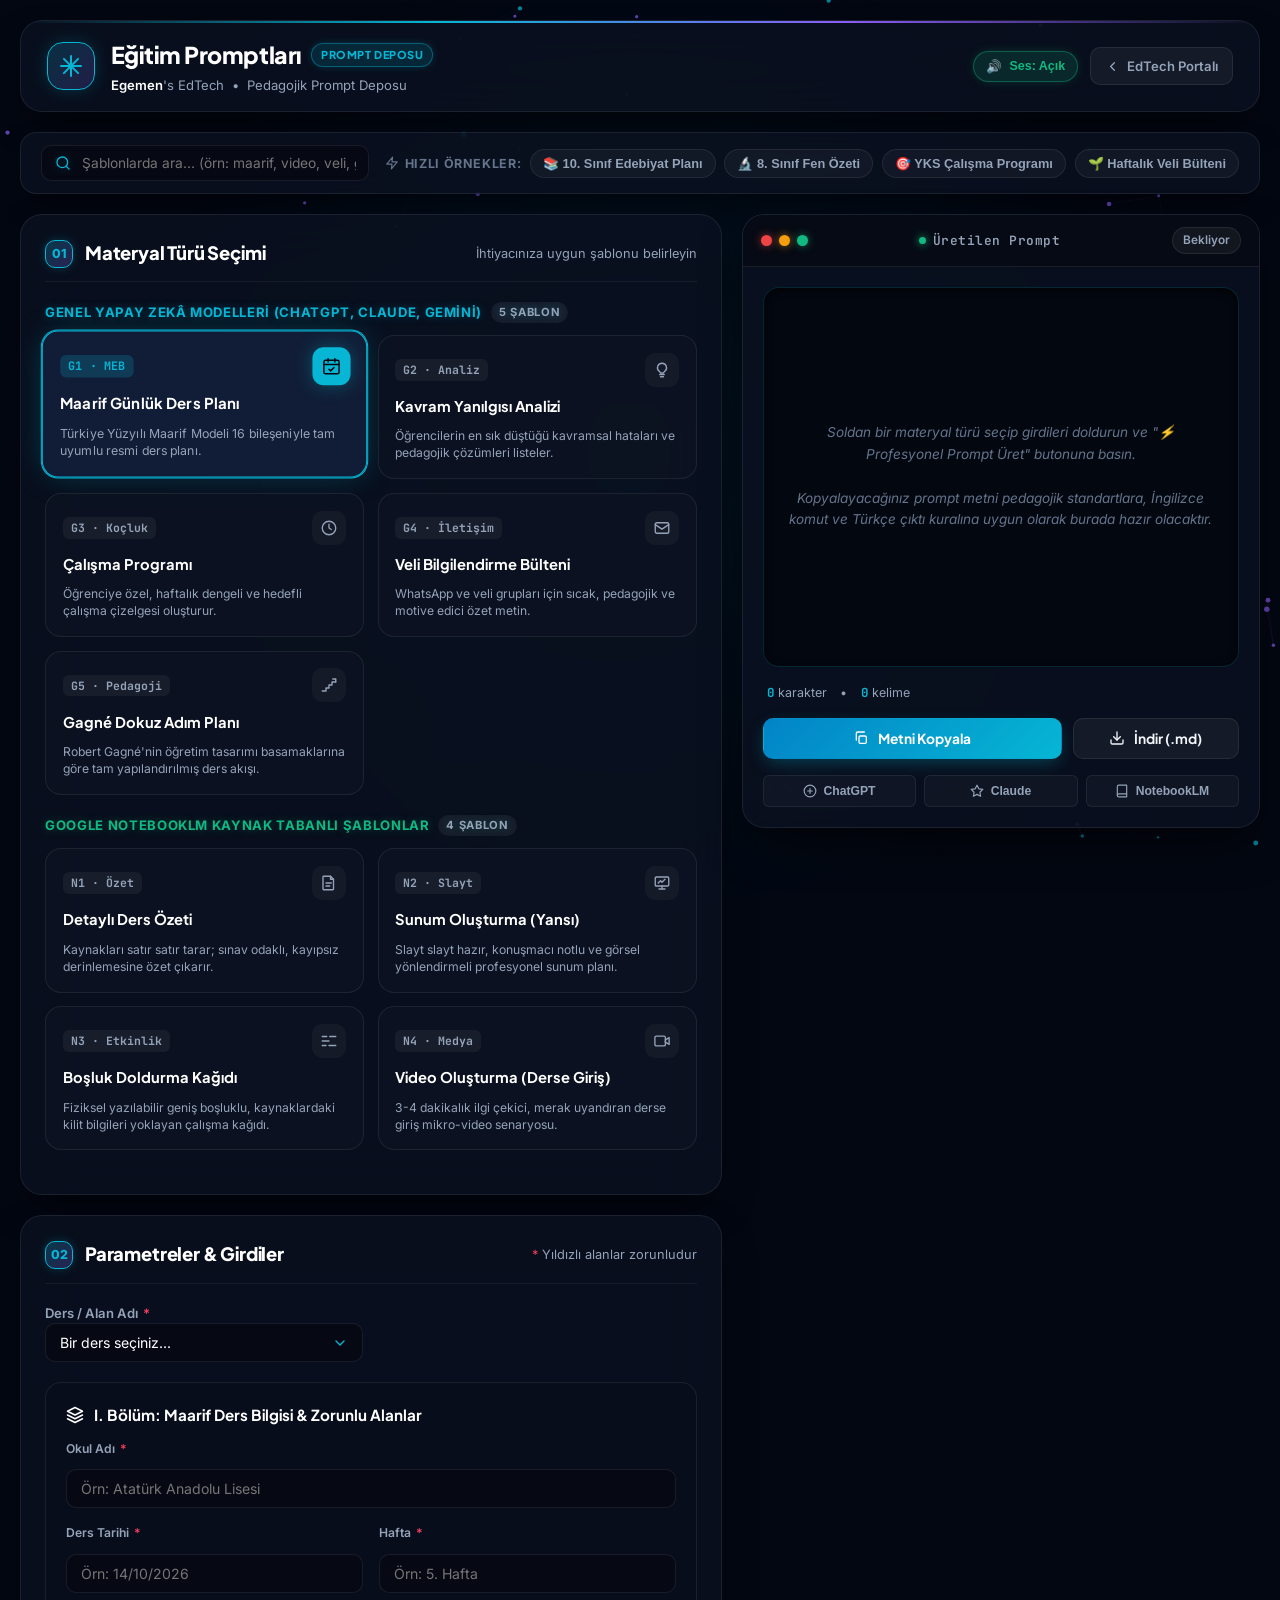
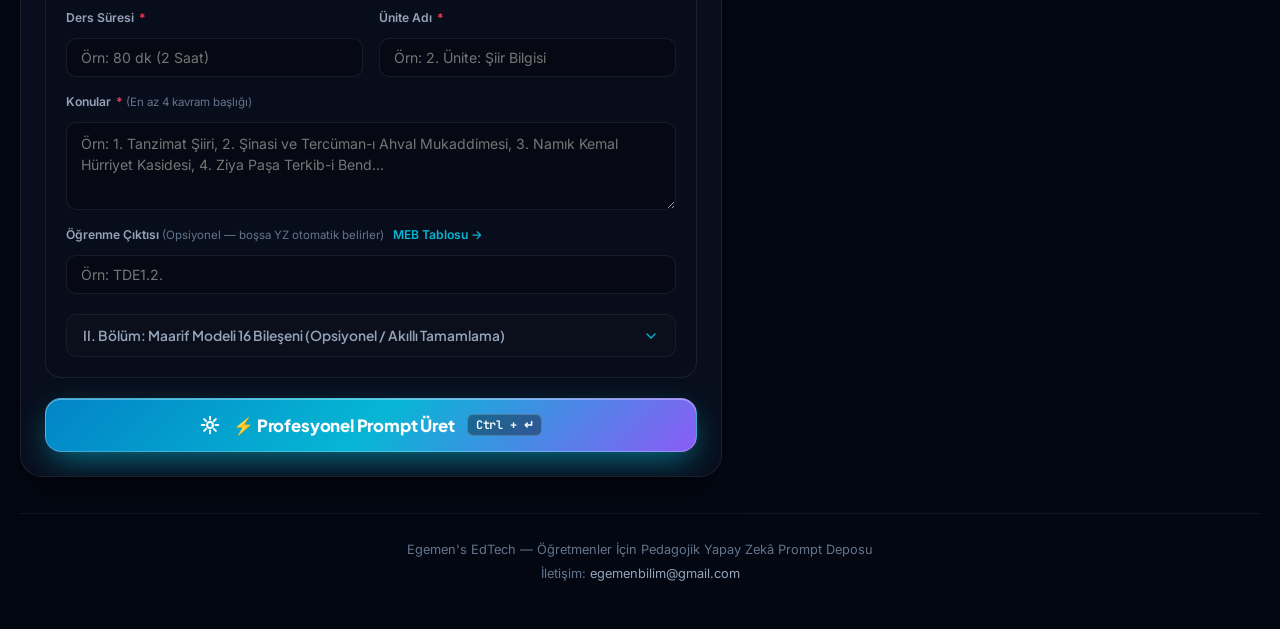
<file: prompt-deposu/index.html>
<!DOCTYPE html>
<html lang="tr">
<head>
  <meta charset="UTF-8">
  <meta name="viewport" content="width=device-width, initial-scale=1.0, maximum-scale=1.0, user-scalable=no, viewport-fit=cover">
  <meta name="description" content="Eğitim Teknolojileri — Öğretmenler ve eğitimciler için pedagojik yapay zekâ prompt deposu.">
  <title>Eğitim Promptları — Prompt Deposu | Egemen's EdTech</title>

  <!-- Google Fonts: Plus Jakarta Sans, Inter, JetBrains Mono -->
  <link rel="preconnect" href="https://fonts.googleapis.com">
  <link rel="preconnect" href="https://fonts.gstatic.com" crossorigin>
  <link href="https://fonts.googleapis.com/css2?family=Plus+Jakarta+Sans:wght@400;500;600;700;800&family=Inter:wght@400;500;600;700&family=JetBrains+Mono:wght@400;500;600;700&display=swap" rel="stylesheet">

  <!-- Stiller -->
  <link rel="stylesheet" href="css/style.css">
</head>
<body>

  <!-- İnteraktif HTML5 Parçacık Canvas'ı (Constellation Grid) -->
  <canvas id="neural-canvas"></canvas>

  <!-- Kutlama Konfeti Canvas'ı -->
  <canvas id="confetti-canvas"></canvas>

  <!-- Fareyi Takip Eden Dinamik Işık Halkası (Spotlight) -->
  <div class="mouse-spotlight" id="mouse-spotlight" aria-hidden="true"></div>

  <div class="app-container">

    <!-- ═══════════════════════════════════════════════════════════════
         TOPBAR (Marka, Canlı Durum & Ses Kontrolü)
         ═══════════════════════════════════════════════════════════════ -->
    <header class="cyber-topbar">
      <div class="brand-section">
        <div class="brand-hex-logo" title="Egemen's EdTech">
          <svg width="24" height="24" viewBox="0 0 24 24" fill="none" stroke="currentColor" stroke-width="2" stroke-linecap="round" stroke-linejoin="round">
            <path d="M12 2v20M2 12h20M4.9 4.9l14.2 14.2M19.1 4.9L4.9 19.1"/>
          </svg>
        </div>
        <div class="brand-title-wrap">
          <h1>
            Eğitim Promptları
            <span class="cyber-badge">Prompt Deposu</span>
          </h1>
          <div class="brand-subtitle">
            <span><a href="https://www.instagram.com/egemenbilim/" target="_blank" rel="noopener">Egemen</a>'s EdTech</span>
            <span>•</span>
            <span>Pedagojik Prompt Deposu</span>
          </div>
        </div>
      </div>

      <div class="topbar-controls">
        <!-- Ses Efektleri Aç / Kapa Butonu -->
        <button type="button" id="btn-sound-toggle" class="btn-sound-toggle is-active" onclick="window.toggleSound()" title="Arayüz Ses Efektlerini Aç/Kapat">
          <span id="sound-icon">🔊</span>
          <span id="sound-text">Ses: Açık</span>
        </button>

        <a href="../index.html" class="btn-portal-back">
          <svg width="15" height="15" viewBox="0 0 24 24" fill="none" stroke="currentColor" stroke-width="2" stroke-linecap="round" stroke-linejoin="round">
            <path d="m15 18-6-6 6-6"/>
          </svg>
          EdTech Portalı
        </a>
      </div>
    </header>

    <!-- ═══════════════════════════════════════════════════════════════
         TOOLBAR: CANLI ARAMA & SENARYO KARTLARI (Quick Presets)
         ═══════════════════════════════════════════════════════════════ -->
    <section class="cyber-toolbar" aria-label="Arama ve Hızlı Senaryolar">
      <div class="search-box-wrap">
        <svg width="16" height="16" viewBox="0 0 24 24" fill="none" stroke="currentColor" stroke-width="2" stroke-linecap="round" stroke-linejoin="round">
          <circle cx="11" cy="11" r="8"/><path d="m21 21-4.3-4.3"/>
        </svg>
        <input type="text" id="search-materials" class="search-input" placeholder="Şablonlarda ara... (örn: maarif, video, veli, gagne)">
      </div>

      <div class="presets-container">
        <span class="presets-label">
          <svg width="14" height="14" viewBox="0 0 24 24" fill="none" stroke="currentColor" stroke-width="2" stroke-linecap="round" stroke-linejoin="round">
            <polygon points="13 2 3 14 12 14 11 22 21 10 12 10 13 2"/>
          </svg>
          Hızlı Örnekler:
        </span>
        <button type="button" class="preset-chip" onclick="window.loadPreset('maarif_divan')">
          <span>📚 10. Sınıf Edebiyat Planı</span>
        </button>
        <button type="button" class="preset-chip" onclick="window.loadPreset('fen_dna')">
          <span>🔬 8. Sınıf Fen Özeti</span>
        </button>
        <button type="button" class="preset-chip" onclick="window.loadPreset('yks_program')">
          <span>🎯 YKS Çalışma Programı</span>
        </button>
        <button type="button" class="preset-chip" onclick="window.loadPreset('veli_bulten')">
          <span>🌱 Haftalık Veli Bülteni</span>
        </button>
      </div>
    </section>

    <!-- ═══════════════════════════════════════════════════════════════
         CYBER WORKSPACE (Sol Form & 3D Tilt Kartlar / Sağ Terminal)
         ═══════════════════════════════════════════════════════════════ -->
    <main class="cyber-workspace">

      <!-- SOL SÜTUN -->
      <div class="cyber-left-col">

        <!-- ADIM 1: 3D TILT MATERYAL SEÇİCİ -->
        <section class="cyber-card" aria-label="Materyal Türü Seçimi">
          <div class="cyber-card-head">
            <div class="card-title-group">
              <span class="step-num-badge">01</span>
              <h2 class="cyber-card-title">Materyal Türü Seçimi</h2>
            </div>
            <span class="cyber-card-sub">İhtiyacınıza uygun şablonu belirleyin</span>
          </div>

          <!-- GRUP A: Genel Yapay Zekâ -->
          <div class="section-banner cyan first">
            <span>Genel Yapay Zekâ Modelleri (ChatGPT, Claude, Gemini)</span>
            <span class="badge-counter">5 Şablon</span>
          </div>
          <div class="tilt-grid" role="radiogroup" aria-label="Genel yapay zekâ promptları">
            <!-- Maarif -->
            <label class="tilt-tile" data-name="maarif günlük ders planı meb müfredat">
              <input type="radio" name="materyal" value="maarif">
              <div class="tile-head-row">
                <span class="tile-badge-code">G1 · MEB</span>
                <div class="tile-icon-wrap">
                  <svg width="18" height="18" viewBox="0 0 24 24" fill="none" stroke="currentColor" stroke-width="1.8" stroke-linecap="round" stroke-linejoin="round">
                    <rect x="3" y="5" width="18" height="16" rx="2"/><path d="M8 3v4M16 3v4M3 10h18"/><path d="M9 15.5l2 2 4-4"/>
                  </svg>
                </div>
              </div>
              <div class="tile-text-title">Maarif Günlük Ders Planı</div>
              <div class="tile-text-desc">Türkiye Yüzyılı Maarif Modeli 16 bileşeniyle tam uyumlu resmi ders planı.</div>
            </label>

            <!-- Kavram Yanılgısı -->
            <label class="tilt-tile" data-name="kavram yanılgısı analizi teşhis pedagoji">
              <input type="radio" name="materyal" value="kavram_yanilgisi">
              <div class="tile-head-row">
                <span class="tile-badge-code">G2 · Analiz</span>
                <div class="tile-icon-wrap">
                  <svg width="18" height="18" viewBox="0 0 24 24" fill="none" stroke="currentColor" stroke-width="1.8" stroke-linecap="round" stroke-linejoin="round">
                    <path d="M9 18h6M10 21h4"/><path d="M12 3a6 6 0 0 0-3.5 10.9c.8.6 1.5 1.3 1.5 2.1h4c0-.8.7-1.5 1.5-2.1A6 6 0 0 0 12 3z"/>
                  </svg>
                </div>
              </div>
              <div class="tile-text-title">Kavram Yanılgısı Analizi</div>
              <div class="tile-text-desc">Öğrencilerin en sık düştüğü kavramsal hataları ve pedagojik çözümleri listeler.</div>
            </label>

            <!-- Çalışma Programı -->
            <label class="tilt-tile" data-name="çalışma programı ders planlama yks lgs koçluk rehberlik">
              <input type="radio" name="materyal" value="calisma_programi">
              <div class="tile-head-row">
                <span class="tile-badge-code">G3 · Koçluk</span>
                <div class="tile-icon-wrap">
                  <svg width="18" height="18" viewBox="0 0 24 24" fill="none" stroke="currentColor" stroke-width="1.8" stroke-linecap="round" stroke-linejoin="round">
                    <circle cx="12" cy="12" r="9"/><path d="M12 7v5l3.2 2"/>
                  </svg>
                </div>
              </div>
              <div class="tile-text-title">Çalışma Programı</div>
              <div class="tile-text-desc">Öğrenciye özel, haftalık dengeli ve hedefli çalışma çizelgesi oluşturur.</div>
            </label>

            <!-- Veli Bülteni -->
            <label class="tilt-tile" data-name="veli bilgilendirme bülteni whatsapp veli grubu okul iletişim">
              <input type="radio" name="materyal" value="veli_bulteni">
              <div class="tile-head-row">
                <span class="tile-badge-code">G4 · İletişim</span>
                <div class="tile-icon-wrap">
                  <svg width="18" height="18" viewBox="0 0 24 24" fill="none" stroke="currentColor" stroke-width="1.8" stroke-linecap="round" stroke-linejoin="round">
                    <rect x="3" y="5" width="18" height="14" rx="2"/><path d="M3 7.5l9 6 9-6"/>
                  </svg>
                </div>
              </div>
              <div class="tile-text-title">Veli Bilgilendirme Bülteni</div>
              <div class="tile-text-desc">WhatsApp ve veli grupları için sıcak, pedagojik ve motive edici özet metin.</div>
            </label>

            <!-- Gagné 9 Adım -->
            <label class="tilt-tile" data-name="gagné dokuz adım planı öğretim tasarımı model pedagoji">
              <input type="radio" name="materyal" value="gagne">
              <div class="tile-head-row">
                <span class="tile-badge-code">G5 · Pedagoji</span>
                <div class="tile-icon-wrap">
                  <svg width="18" height="18" viewBox="0 0 24 24" fill="none" stroke="currentColor" stroke-width="1.8" stroke-linecap="round" stroke-linejoin="round">
                    <path d="M3 20h5v-4h4v-4h4V8h5"/><path d="M17 4h4v4"/>
                  </svg>
                </div>
              </div>
              <div class="tile-text-title">Gagné Dokuz Adım Planı</div>
              <div class="tile-text-desc">Robert Gagné'nin öğretim tasarımı basamaklarına göre tam yapılandırılmış ders akışı.</div>
            </label>
          </div>

          <!-- GRUP B: NotebookLM Özel -->
          <div class="section-banner mint">
            <span>Google NotebookLM Kaynak Tabanlı Şablonlar</span>
            <span class="badge-counter">4 Şablon</span>
          </div>
          <div class="tilt-grid" role="radiogroup" aria-label="NotebookLM promptları">
            <!-- Not -->
            <label class="tilt-tile is-mint" data-name="detaylı ders özeti çalışma kağıdı notebooklm">
              <input type="radio" name="materyal" value="not">
              <div class="tile-head-row">
                <span class="tile-badge-code">N1 · Özet</span>
                <div class="tile-icon-wrap">
                  <svg width="18" height="18" viewBox="0 0 24 24" fill="none" stroke="currentColor" stroke-width="1.8" stroke-linecap="round" stroke-linejoin="round">
                    <path d="M5 3h9l4 4v13a1 1 0 0 1-1 1H5a1 1 0 0 1-1-1V4a1 1 0 0 1 1-1z"/><path d="M14 3v4h4"/><path d="M8 12h7M8 16h5"/>
                  </svg>
                </div>
              </div>
              <div class="tile-text-title">Detaylı Ders Özeti</div>
              <div class="tile-text-desc">Kaynakları satır satır tarar; sınav odaklı, kayıpsız derinlemesine özet çıkarır.</div>
            </label>

            <!-- Sunum -->
            <label class="tilt-tile is-mint" data-name="sunum oluşturma slayt yansı ppt notebooklm">
              <input type="radio" name="materyal" value="nlm">
              <div class="tile-head-row">
                <span class="tile-badge-code">N2 · Slayt</span>
                <div class="tile-icon-wrap">
                  <svg width="18" height="18" viewBox="0 0 24 24" fill="none" stroke="currentColor" stroke-width="1.8" stroke-linecap="round" stroke-linejoin="round">
                    <rect x="3" y="4" width="18" height="12" rx="1.5"/><path d="M12 16v4M8 20h8"/><path d="M7 12l3-3 2 2 4-4"/>
                  </svg>
                </div>
              </div>
              <div class="tile-text-title">Sunum Oluşturma (Yansı)</div>
              <div class="tile-text-desc">Slayt slayt hazır, konuşmacı notlu ve görsel yönlendirmeli profesyonel sunum planı.</div>
            </label>

            <!-- Boşluk Doldurma -->
            <label class="tilt-tile is-mint" data-name="boşluk doldurma kağıdı test ayt öabt alıştırma">
              <input type="radio" name="materyal" value="bosluk">
              <div class="tile-head-row">
                <span class="tile-badge-code">N3 · Etkinlik</span>
                <div class="tile-icon-wrap">
                  <svg width="18" height="18" viewBox="0 0 24 24" fill="none" stroke="currentColor" stroke-width="1.8" stroke-linecap="round">
                    <path d="M3 6h6M13 6h8M3 12h9M3 18h5M12 18h9"/>
                  </svg>
                </div>
              </div>
              <div class="tile-text-title">Boşluk Doldurma Kağıdı</div>
              <div class="tile-text-desc">Fiziksel yazılabilir geniş boşluklu, kaynaklardaki kilit bilgileri yoklayan çalışma kağıdı.</div>
            </label>

            <!-- Video -->
            <label class="tilt-tile is-mint" data-name="video oluşturma senaryo derse giriş mikro video">
              <input type="radio" name="materyal" value="video">
              <div class="tile-head-row">
                <span class="tile-badge-code">N4 · Medya</span>
                <div class="tile-icon-wrap">
                  <svg width="18" height="18" viewBox="0 0 24 24" fill="none" stroke="currentColor" stroke-width="1.8" stroke-linecap="round" stroke-linejoin="round">
                    <rect x="2.5" y="5.5" width="14" height="13" rx="2"/><path d="M16.5 10.5l5-3v9l-5-3z"/>
                  </svg>
                </div>
              </div>
              <div class="tile-text-title">Video Oluşturma (Derse Giriş)</div>
              <div class="tile-text-desc">3-4 dakikalık ilgi çekici, merak uyandıran derse giriş mikro-video senaryosu.</div>
            </label>
          </div>
        </section>

        <!-- ADIM 2: DİNAMİK FORM ALANI -->
        <section class="cyber-card" aria-label="Prompt Parametreleri">
          <div class="cyber-card-head">
            <div class="card-title-group">
              <span class="step-num-badge">02</span>
              <h2 class="cyber-card-title">Parametreler &amp; Girdiler</h2>
            </div>
            <span class="cyber-card-sub"><span class="req">*</span> Yıldızlı alanlar zorunludur</span>
          </div>

          <div class="form-grid">
            <!-- 02 · Sınıf Seviyesi -->
            <div class="field" id="sinif-group" style="display:none;">
              <label class="field-label" for="sinif">
                <span>Sınıf Seviyesi <span class="req">*</span></span>
                <span class="opt">≤ 7. Sınıf Somutlaştırılır</span>
              </label>
              <select id="sinif" class="control">
                <option value="">Seviye seçiniz...</option>
                <option value="5. Sınıf">5. Sınıf (Ortaokul)</option>
                <option value="6. Sınıf">6. Sınıf (Ortaokul)</option>
                <option value="7. Sınıf">7. Sınıf (Ortaokul)</option>
                <option value="8. Sınıf">8. Sınıf (LGS)</option>
                <option value="9. Sınıf">9. Sınıf (Lise)</option>
                <option value="10. Sınıf">10. Sınıf (Lise)</option>
                <option value="11. Sınıf">11. Sınıf (Lise)</option>
                <option value="12. Sınıf (YKS)">12. Sınıf (YKS)</option>
                <option value="Mezun (YKS)">Mezun (YKS)</option>
              </select>
            </div>

            <!-- 03 · Ders Adı -->
            <div class="field" id="main-ders-group">
              <label class="field-label" for="ders">
                <span>Ders / Alan Adı <span class="req">*</span></span>
              </label>
              <select id="ders" class="control">
                <option value="">Bir ders seçiniz...</option>
                <option value="Türkçe">Türkçe</option>
                <option value="Türk Dili ve Edebiyatı">Türk Dili ve Edebiyatı</option>
                <option value="Tarih">Tarih</option>
                <option value="Coğrafya">Coğrafya</option>
                <option value="Felsefe">Felsefe</option>
                <option value="Din Kültürü ve Ahlak Bilgisi">Din Kültürü ve Ahlak Bilgisi</option>
                <option value="Matematik">Matematik</option>
                <option value="Fizik">Fizik</option>
                <option value="Kimya">Kimya</option>
                <option value="Biyoloji">Biyoloji</option>
                <option value="Fen Bilgisi">Fen Bilgisi</option>
                <option value="İngilizce">İngilizce</option>
              </select>
            </div>

            <!-- 04 · Konu / Ünite -->
            <div class="field span-full" id="konu-group">
              <label class="field-label" for="konu">
                <span>Konu / Ünite / Alt Başlıklar <span class="req">*</span></span>
                <span class="opt">Ayrıntılı yazmak sonucu güçlendirir</span>
              </label>
              <textarea id="konu" class="control" placeholder="Örn: Divan Edebiyatı, Gazel nazım şekli ve özellikleri, kafiye-redif incelemesi..."></textarea>
            </div>
          </div>

          <!-- DİNAMİK ÖZEL PANELLER -->

          <!-- Video Panel (NotebookLM) -->
          <div id="video-options" class="panel-dyn" style="display:none;">
            <div class="panel-head">
              <svg width="18" height="18" viewBox="0 0 24 24" fill="none" stroke="currentColor" stroke-width="2" stroke-linecap="round" stroke-linejoin="round">
                <circle cx="12" cy="12" r="10"/><polygon points="10 8 16 12 10 16 10 8"/>
              </svg>
              <span>Video Oluşturma (Derse Giriş) Modülü</span>
            </div>
            <p class="panel-note">Seçtiğiniz Ders ve Konu bilgileri kullanılarak NotebookLM kaynaklarınız üzerinden 3–4 dakikalık ilgi çekici derse giriş video senaryosu üretilecektir. 7. sınıf ve altı için somutlaştırma kuralı otomatik entegre edilir.</p>
          </div>

          <!-- Gagné Panel -->
          <div id="gagne-options" class="panel-dyn" style="display:none;">
            <div class="panel-head">
              <svg width="18" height="18" viewBox="0 0 24 24" fill="none" stroke="currentColor" stroke-width="2" stroke-linecap="round" stroke-linejoin="round">
                <path d="M12 8v4l3 3"/><circle cx="12" cy="12" r="9"/>
              </svg>
              <span>Gagné Modeli Ek Parametreleri</span>
            </div>
            <div class="field">
              <label class="mini-label" for="g-sure">Eğitim / Ders Süresi <span class="req">*</span></label>
              <input type="text" id="g-sure" class="control" placeholder="Örn: 40 dakika / 2 ders saati / 1 gün">
            </div>
          </div>

          <!-- Çalışma Programı Paneli -->
          <div id="program-options" class="panel-dyn" style="display:none;">
            <div class="panel-head">
              <svg width="18" height="18" viewBox="0 0 24 24" fill="none" stroke="currentColor" stroke-width="2" stroke-linecap="round" stroke-linejoin="round">
                <rect x="3" y="4" width="18" height="18" rx="2"/><line x1="16" y1="2" x2="16" y2="6"/><line x1="8" y1="2" x2="8" y2="6"/><line x1="3" y1="10" x2="21" y2="10"/>
              </svg>
              <span>I. Program İçeriği &amp; Ders Listesi</span>
            </div>
            <div id="dynamic-courses"></div>
            <button type="button" id="btn-add-course" class="btn-add-row">+ Yeni Ders Ekle (Max 10)</button>

            <div class="field" style="margin-bottom: 1.25rem;">
              <label class="mini-label" for="p-sure">Program Süresi <span class="req">*</span></label>
              <input type="text" id="p-sure" class="control" placeholder="Örn: 2 Haftalık, 1 Aylık Sınav Kampı">
            </div>

            <div class="panel-head">
              <span>II. Hedefler &amp; Özel Detaylar</span>
              <span class="opt" style="margin-left:auto;">Boş kalanları yapay zekâ optimize eder</span>
            </div>
            <div class="form-grid">
              <div class="field"><label class="mini-label">Öğrenci İsmi</label><input type="text" id="p-ogrenci" class="control" placeholder="Örn: Ahmet"></div>
              <div class="field"><label class="mini-label">Önerilen Ders Kaynağı</label><input type="text" id="p-kaynak" class="control" placeholder="Örn: 3D Yayınları, OGM Materyal"></div>
              <div class="field"><label class="mini-label">Günlük Çalışma Süresi</label><input type="text" id="p-gunluk-sure" class="control" placeholder="Örn: 4 Saat"></div>
              <div class="field"><label class="mini-label">Toplam Soru Sayısı</label><input type="text" id="p-toplam-soru" class="control" placeholder="Örn: 1500 Soru"></div>
              <div class="field"><label class="mini-label">Günlük Soru Sayısı</label><input type="text" id="p-gunluk-soru" class="control" placeholder="Örn: 150 Soru"></div>
              <div class="field"><label class="mini-label">Deneme Sıklığı</label><input type="text" id="p-deneme" class="control" placeholder="Örn: Haftada 2 TYT Denemesi"></div>
              <div class="field span-full"><label class="mini-label">Ek Beklenti &amp; Notlar</label><textarea id="p-ek" class="control" placeholder="Örn: Pazartesi sadece Matematik olsun, Pazar dinlenme günü verilsin."></textarea></div>
            </div>
          </div>

          <!-- Veli Bülteni Paneli -->
          <div id="veli-options" class="panel-dyn" style="display:none;">
            <div class="panel-head">
              <svg width="18" height="18" viewBox="0 0 24 24" fill="none" stroke="currentColor" stroke-width="2" stroke-linecap="round" stroke-linejoin="round">
                <path d="M17 21v-2a4 4 0 0 0-4-4H5a4 4 0 0 0-4 4v2"/><circle cx="9" cy="7" r="4"/><path d="M23 21v-2a4 4 0 0 0-3-3.87"/><path d="M16 3.13a4 4 0 0 1 0 7.75"/>
              </svg>
              <span>İşlenen Dersler ve Konular</span>
            </div>
            <div id="dynamic-veli-courses"></div>
            <button type="button" id="btn-add-veli-course" class="btn-add-row">+ Yeni Ders Ekle (Max 15)</button>

            <div class="field">
              <label class="mini-label" for="v-etkinlikler">Yapılan Ekstra Etkinlikler <span class="opt">(Opsiyonel)</span></label>
              <textarea id="v-etkinlikler" class="control" placeholder="Örn: Sınıf içi münazara etkinliği yapıldı, kitap okuma çemberi kuruldu..."></textarea>
            </div>
          </div>

          <!-- Sunum Kimliği (NotebookLM) -->
          <div id="nlm-options" class="panel-dyn" style="display:none;">
            <div class="panel-head">
              <svg width="18" height="18" viewBox="0 0 24 24" fill="none" stroke="currentColor" stroke-width="2" stroke-linecap="round" stroke-linejoin="round">
                <path d="M20 21v-2a4 4 0 0 0-4-4H8a4 4 0 0 0-4 4v2"/><circle cx="12" cy="7" r="4"/>
              </svg>
              <span>Sunum Kimliği Bilgileri</span>
            </div>
            <div class="form-grid">
              <div class="field"><label class="mini-label" for="ogretmen">Öğretmen Adı</label><input type="text" id="ogretmen" class="control" placeholder="Örn: Egemen Bilim"></div>
              <div class="field"><label class="mini-label" for="kurum">Kurum Adı</label><input type="text" id="kurum" class="control" placeholder="Örn: Atatürk Anadolu Lisesi"></div>
            </div>
          </div>

          <!-- Maarif Modeli Paneli -->
          <div id="maarif-options" class="panel-dyn" style="display:none;">
            <div class="panel-head">
              <svg width="18" height="18" viewBox="0 0 24 24" fill="none" stroke="currentColor" stroke-width="2" stroke-linecap="round" stroke-linejoin="round">
                <polygon points="12 2 2 7 12 12 22 7 12 2"/><polyline points="2 17 12 22 22 17"/><polyline points="2 12 12 17 22 12"/>
              </svg>
              <span>I. Bölüm: Maarif Ders Bilgisi &amp; Zorunlu Alanlar</span>
            </div>
            <div class="form-grid">
              <div class="field span-full"><label class="mini-label" for="m-okul">Okul Adı <span class="req">*</span></label><input type="text" id="m-okul" class="control" placeholder="Örn: Atatürk Anadolu Lisesi"></div>
              <div class="field"><label class="mini-label" for="m-tarih">Ders Tarihi <span class="req">*</span></label><input type="text" id="m-tarih" class="control" placeholder="Örn: 14/10/2026"></div>
              <div class="field"><label class="mini-label" for="m-hafta">Hafta <span class="req">*</span></label><input type="text" id="m-hafta" class="control" placeholder="Örn: 5. Hafta"></div>
              <div class="field"><label class="mini-label" for="m-sure">Ders Süresi <span class="req">*</span></label><input type="text" id="m-sure" class="control" placeholder="Örn: 80 dk (2 Saat)"></div>
              <div class="field"><label class="mini-label" for="m-unite">Ünite Adı <span class="req">*</span></label><input type="text" id="m-unite" class="control" placeholder="Örn: 2. Ünite: Şiir Bilgisi"></div>
              <div class="field span-full"><label class="mini-label" for="m-konular">Konular <span class="req">*</span> <span class="opt">(En az 4 kavram başlığı)</span></label><textarea id="m-konular" class="control" placeholder="Örn: 1. Tanzimat Şiiri, 2. Şinasi ve Tercüman-ı Ahval Mukaddimesi, 3. Namık Kemal Hürriyet Kasidesi, 4. Ziya Paşa Terkib-i Bend..."></textarea></div>
              <div class="field span-full"><label class="mini-label" for="m-ogrenme_ciktilari">Öğrenme Çıktısı <span class="opt">(Opsiyonel — boşsa YZ otomatik belirler)</span> <a href="https://tymm.meb.gov.tr/ogretim-programlari" target="_blank" rel="noopener" style="color:var(--neon-cyan); text-decoration:none; margin-left:6px; font-weight:600;">MEB Tablosu →</a></label><input type="text" id="m-ogrenme_ciktilari" class="control" placeholder="Örn: TDE1.2."></div>
            </div>

            <!-- Akordeon: II. Maarif Modeli 16 Bileşeni -->
            <div class="cyber-accordion">
              <button type="button" class="accordion-trigger" onclick="window.toggleMaarifAccordion(this)">
                <span>II. Bölüm: Maarif Modeli 16 Bileşeni (Opsiyonel / Akıllı Tamamlama)</span>
                <svg width="16" height="16" viewBox="0 0 24 24" fill="none" stroke="currentColor" stroke-width="2" stroke-linecap="round" stroke-linejoin="round">
                  <polyline points="6 9 12 15 18 9"/>
                </svg>
              </button>
              <div class="accordion-content" id="maarif-accordion-body">
                <p class="panel-note" style="margin-bottom:0.75rem;">Boş bıraktığınız bileşenler, ders ve konu bağlamına göre yapay zekâ tarafından pedagojik olarak tamamlanacaktır.</p>
                <div class="scrollbox">
                  <div class="field"><label class="mini-label">Alan Becerileri</label><input type="text" id="m-alan" class="control"></div>
                  <div class="field"><label class="mini-label">Kavramsal Beceriler</label><input type="text" id="m-kavramsal" class="control"></div>
                  <div class="field"><label class="mini-label">Eğilimler</label><input type="text" id="m-egilimler" class="control"></div>
                  <div class="field"><label class="mini-label">Sosyal-Duygusal Öğrenme</label><input type="text" id="m-sosyal" class="control"></div>
                  <div class="field"><label class="mini-label">Değerler</label><input type="text" id="m-degerler" class="control"></div>
                  <div class="field"><label class="mini-label">Okuryazarlık Becerileri</label><input type="text" id="m-okuryazarlik" class="control"></div>
                  <div class="field"><label class="mini-label">Disiplinler Arası İlişkiler</label><input type="text" id="m-disiplinler" class="control"></div>
                  <div class="field"><label class="mini-label">Beceriler Arası İlişkiler</label><input type="text" id="m-beceriler_arasi" class="control"></div>
                  <div class="field"><label class="mini-label">İçerik Çerçevesi</label><input type="text" id="m-icerik" class="control"></div>
                  <div class="field"><label class="mini-label">Ölçme ve Değerlendirme</label><input type="text" id="m-olcme" class="control"></div>
                  <div class="field"><label class="mini-label">Temel Kabuller</label><input type="text" id="m-kabuller" class="control"></div>
                  <div class="field"><label class="mini-label">Ön Değerlendirme Süreci</label><input type="text" id="m-on_degerlendirme" class="control"></div>
                  <div class="field"><label class="mini-label">Köprü Kurma</label><input type="text" id="m-kopru" class="control"></div>
                  <div class="field"><label class="mini-label">Öğretme-Öğrenme Uygulamaları</label><input type="text" id="m-uygulamalar" class="control"></div>
                  <div class="field"><label class="mini-label">Zenginleştirme</label><input type="text" id="m-zenginlestirme" class="control"></div>
                  <div class="field"><label class="mini-label">Destekleme</label><input type="text" id="m-destekleme" class="control"></div>
                </div>
              </div>
            </div>
          </div>

          <!-- SİNEMATİK ÜRETİM BUTONU -->
          <button type="button" class="btn-cyber-cta" id="btn-generate" onclick="generatePrompt()">
            <svg width="22" height="22" viewBox="0 0 24 24" fill="none" stroke="currentColor" stroke-width="2.2" stroke-linecap="round" stroke-linejoin="round">
              <path d="M12 3v3M12 18v3M3 12h3M18 12h3M5.6 5.6l2.1 2.1M16.3 16.3l2.1 2.1M18.4 5.6l-2.1 2.1M7.7 16.3l-2.1 2.1"/><circle cx="12" cy="12" r="3.2"/>
            </svg>
            <span>⚡ Profesyonel Prompt Üret</span>
            <span class="kbd-badge">Ctrl + ↵</span>
          </button>
        </section>

      </div>

      <!-- SAĞ SÜTUN: ÜRETİLEN PROMPT PANELİ -->
      <aside class="cyber-terminal-card" id="paper" aria-label="Üretilen Prompt">
        <div class="terminal-header">
          <div class="window-dots" aria-hidden="true">
            <span class="dot-btn red"></span>
            <span class="dot-btn yellow"></span>
            <span class="dot-btn green"></span>
          </div>
          <div class="terminal-title">
            <span class="online-indicator"></span>
            <span>Üretilen Prompt</span>
          </div>
          <div class="terminal-status-pill" id="status-chip">
            <span id="status-text">Bekliyor</span>
          </div>
        </div>

        <div class="terminal-body">
          <div id="result-box" class="prompt-display-area empty">Soldan bir materyal türü seçip girdileri doldurun ve "⚡ Profesyonel Prompt Üret" butonuna basın.

Kopyalayacağınız prompt metni pedagojik standartlara, İngilizce komut ve Türkçe çıktı kuralına uygun olarak burada hazır olacaktır.</div>

          <div class="terminal-meta-row">
            <div class="meta-stats-wrap">
              <span><strong id="count-chars">0</strong> karakter</span>
              <span>•</span>
              <span><strong id="count-words">0</strong> kelime</span>
            </div>
            <button type="button" id="btn-skip-stream" class="btn-skip-stream" onclick="window.skipStream()">Hepsini Göster ⏩</button>
          </div>

          <!-- Aksiyon Butonları -->
          <div class="terminal-actions-row">
            <button type="button" class="btn-cyber-action btn-copy-action" id="btn-copy" onclick="copyPrompt()">
              <svg width="16" height="16" viewBox="0 0 24 24" fill="none" stroke="currentColor" stroke-width="2" stroke-linecap="round" stroke-linejoin="round">
                <rect x="9" y="9" width="11" height="11" rx="2"/><path d="M5 15V5a2 2 0 0 1 2-2h10"/>
              </svg>
              <span id="copy-text">Metni Kopyala</span>
            </button>

            <button type="button" class="btn-cyber-action btn-download-action" onclick="window.downloadPrompt()">
              <svg width="16" height="16" viewBox="0 0 24 24" fill="none" stroke="currentColor" stroke-width="2" stroke-linecap="round" stroke-linejoin="round">
                <path d="M21 15v4a2 2 0 0 1-2 2H5a2 2 0 0 1-2-2v-4"/><polyline points="7 10 12 15 17 10"/><line x1="12" y1="15" x2="12" y2="3"/>
              </svg>
              <span>İndir (.md)</span>
            </button>
          </div>

          <!-- Derin Bağlantılar (Deep Links) -->
          <div class="ai-links-deck">
            <button type="button" class="btn-ai-portal" onclick="window.openInAI('chatgpt')">
              <svg width="14" height="14" viewBox="0 0 24 24" fill="none" stroke="currentColor" stroke-width="2" stroke-linecap="round" stroke-linejoin="round"><circle cx="12" cy="12" r="10"/><path d="M8 12h8"/><path d="M12 8v8"/></svg>
              <span>ChatGPT</span>
            </button>
            <button type="button" class="btn-ai-portal" onclick="window.openInAI('claude')">
              <svg width="14" height="14" viewBox="0 0 24 24" fill="none" stroke="currentColor" stroke-width="2" stroke-linecap="round" stroke-linejoin="round"><polygon points="12 2 15.09 8.26 22 9.27 17 14.14 18.18 21.02 12 17.77 5.82 21.02 7 14.14 2 9.27 8.91 8.26 12 2"/></svg>
              <span>Claude</span>
            </button>
            <button type="button" class="btn-ai-portal" onclick="window.openInAI('notebooklm')">
              <svg width="14" height="14" viewBox="0 0 24 24" fill="none" stroke="currentColor" stroke-width="2" stroke-linecap="round" stroke-linejoin="round"><path d="M4 19.5A2.5 2.5 0 0 1 6.5 17H20"/><path d="M6.5 2H20v20H6.5A2.5 2.5 0 0 1 4 19.5v-15A2.5 2.5 0 0 1 6.5 2z"/></svg>
              <span>NotebookLM</span>
            </button>
          </div>

        </div>
      </aside>

    </main>

    <!-- ═══════════════════════════════════════════════════════════════
         FOOTER
         ═══════════════════════════════════════════════════════════════ -->
    <footer class="cyber-footer">
      <p>Egemen's EdTech — Öğretmenler İçin Pedagojik Yapay Zekâ Prompt Deposu</p>
      <p style="margin-top:4px;">İletişim: <a href="mailto:egemenbilim@gmail.com">egemenbilim@gmail.com</a></p>
    </footer>

  </div>

  <!-- Tablet Hızlı Atlama Butonu (Form ↔ Terminal) -->
  <button type="button" id="btn-tablet-jump" class="btn-tablet-jump" onclick="window.toggleTabletJump()" title="Form ve Terminal Arasında Hızlı Geçiş Yap">
    <span id="tablet-jump-icon">⬇️</span>
    <span id="tablet-jump-text">Promptu Gör</span>
  </button>

  <!-- Toast Bildirim Konteyneri -->
  <div class="toast-wrap" id="toast-wrap"></div>

  <!-- Ana ES Modülü -->
  <script type="module" src="js/main.js"></script>
</body>
</html>
</file>
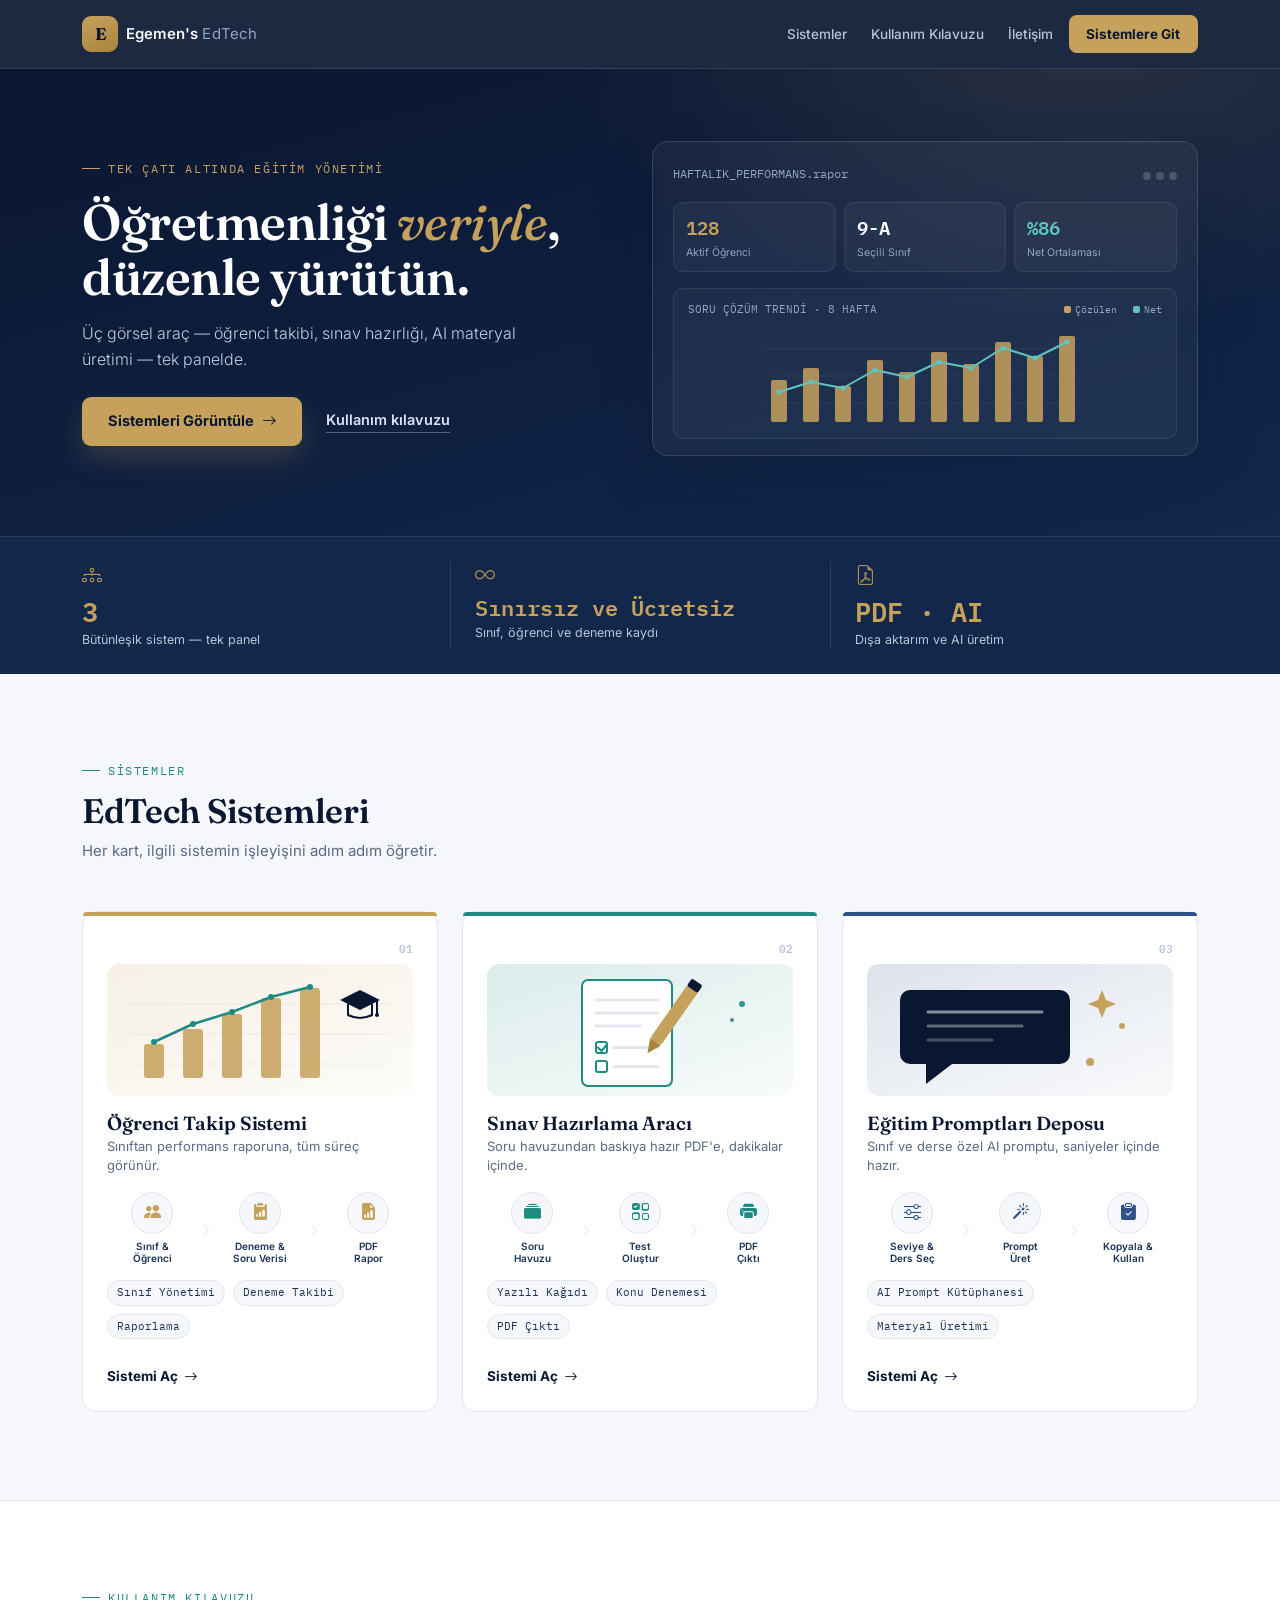
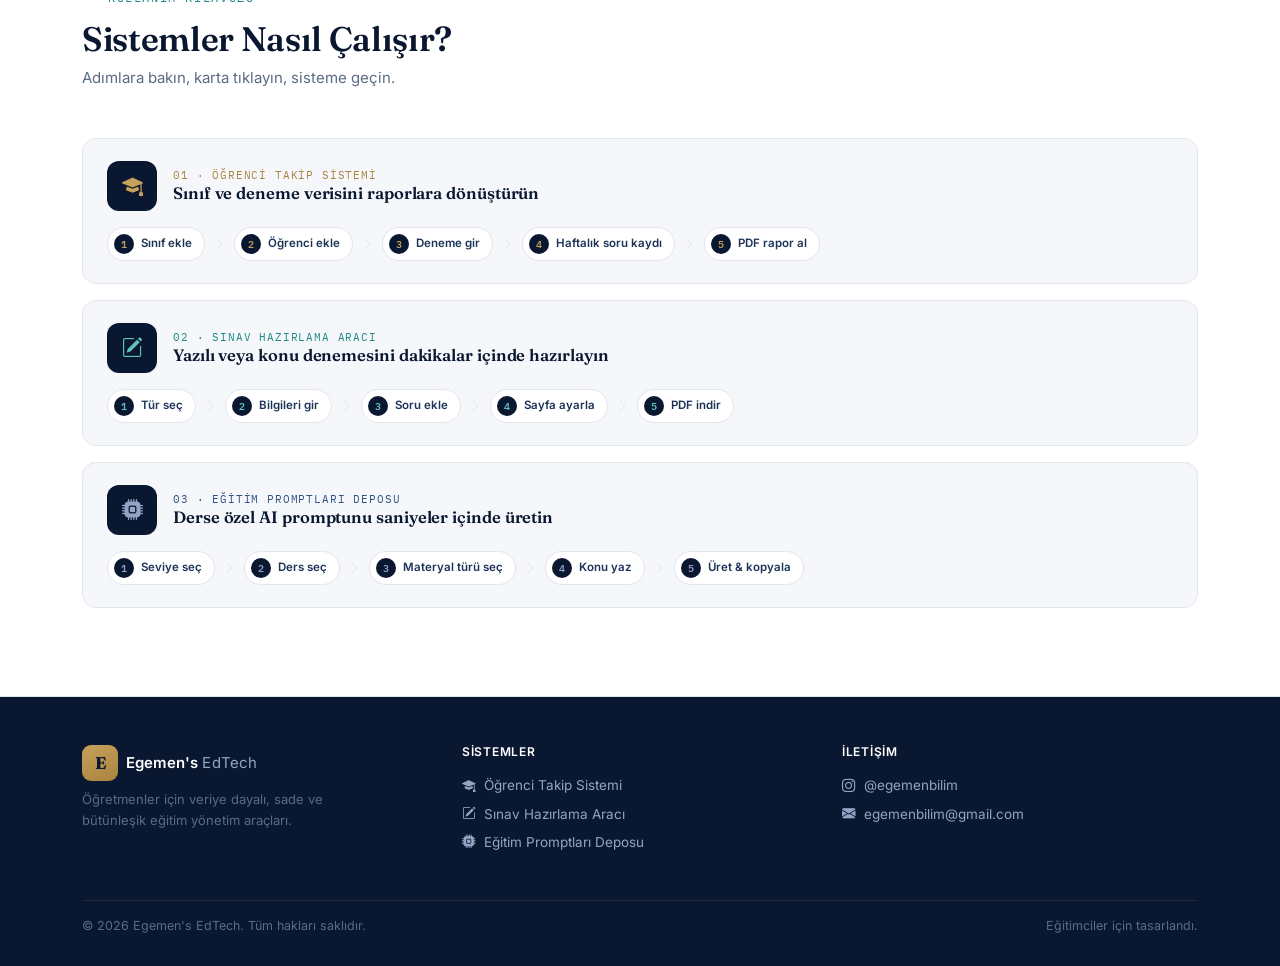
<file: index111.html>
<!DOCTYPE html>
<html lang="tr">
<head>
<meta charset="UTF-8">
<meta name="viewport" content="width=device-width, initial-scale=1.0">
<title>Egemen's EdTech — Eğitim Yönetim Platformu</title>
<meta name="description" content="Öğrenci takibi, sınav hazırlığı ve yapay zekâ destekli materyal üretimini tek çatı altında toplayan eğitim platformu.">

<link rel="preconnect" href="https://fonts.googleapis.com">
<link rel="preconnect" href="https://fonts.gstatic.com" crossorigin>
<link href="https://fonts.googleapis.com/css2?family=Fraunces:opsz,wght@9..144,400;9..144,500;9..144,600;9..144,700&family=Inter:wght@400;500;600;700;800&family=IBM+Plex+Mono:wght@400;500;600&display=swap" rel="stylesheet">

<!-- Bootstrap 5 -->
<link href="https://cdn.jsdelivr.net/npm/bootstrap@5.3.3/dist/css/bootstrap.min.css" rel="stylesheet">
<link href="https://cdn.jsdelivr.net/npm/bootstrap-icons@1.11.3/font/bootstrap-icons.css" rel="stylesheet">

<style>
  :root{
    --navy-950:#0A1730;
    --navy-900:#0D1D3D;
    --navy-800:#12274A;
    --navy-700:#1B3357;
    --navy-600:#22406B;
    --navy-500:#2E5285;
    --gold:#C6A15B;
    --gold-dark:#A9843F;
    --teal:#1E8A82;
    --canvas:#F5F7FA;
    --surface:#FFFFFF;
    --ink:#101A2E;
    --muted:#5B6B85;
    --line:#E2E6ED;
    --line-dark:rgba(255,255,255,.10);
    --shadow-sm:0 1px 2px rgba(10,23,48,.06);
    --shadow-md:0 8px 24px rgba(10,23,48,.08);
    --shadow-lg:0 24px 60px rgba(10,23,48,.16);
    --radius:14px;
    /* Bootstrap override -> brand palette */
    --bs-primary:var(--navy-800);
    --bs-body-font-family:'Inter',system-ui,-apple-system,'Segoe UI',sans-serif;
    --bs-body-color:var(--ink);
    --bs-body-bg:var(--canvas);
    --bs-link-color:var(--navy-800);
  }
  html{scroll-behavior:smooth}
  @media (prefers-reduced-motion: reduce){html{scroll-behavior:auto}*{animation-duration:.01ms !important;animation-iteration-count:1 !important;transition-duration:.01ms !important}}
  body{-webkit-font-smoothing:antialiased}
  .mono{font-family:'IBM Plex Mono',monospace}
  .serif{font-family:'Fraunces',serif}
  a{text-decoration:none}
  :focus-visible{outline:2px solid var(--gold);outline-offset:2px}
  section{padding:88px 0}
  @media (max-width:575.98px){section{padding:56px 0}}

  /* ---------- Header ---------- */
  .site-header{
    position:sticky;top:0;z-index:40;
    background:rgba(10,23,48,.92);
    backdrop-filter:blur(10px);
    border-bottom:1px solid var(--line-dark);
  }
  .brand-mark{
    width:36px;height:36px;border-radius:9px;
    background:linear-gradient(155deg,var(--gold) 0%,var(--gold-dark) 100%);
    color:var(--navy-950);
    font-family:'Fraunces',serif;font-weight:700;font-size:17px;
  }
  .brand-word{color:#F5F7FA;font-weight:600;font-size:15px;letter-spacing:.01em}
  .brand-word span{color:#93A4C4;font-weight:400}
  .site-nav a{color:#B9C4DA;text-decoration:none;font-size:13.5px;font-weight:500;transition:color .15s}
  .site-nav a:hover{color:#fff}
  .btn-gold{
    background:var(--gold);color:var(--navy-950);
    font-weight:700;font-size:13.5px;border:none;border-radius:8px;
    padding:.55rem 1.1rem;
    transition:filter .15s, transform .15s;
  }
  .btn-gold:hover{filter:brightness(1.08);transform:translateY(-1px);color:var(--navy-950)}
  .btn-gold-lg{padding:.85rem 1.6rem;font-size:14.5px;border-radius:9px;box-shadow:0 12px 28px rgba(198,161,91,.22)}
  .btn-outline-line{color:#DCE3F2;border-bottom:1px solid rgba(255,255,255,.3);border-radius:0;font-weight:600;font-size:14.5px;padding-bottom:2px}
  .btn-outline-line:hover{color:#fff;border-color:#fff}

  /* ---------- Hero ---------- */
  .hero{
    background:
      radial-gradient(ellipse 900px 500px at 85% -10%, rgba(198,161,91,.16), transparent 60%),
      linear-gradient(165deg, var(--navy-950) 0%, var(--navy-900) 45%, var(--navy-800) 100%);
    color:#fff;
    padding-top:72px;padding-bottom:80px;
  }
  .eyebrow{
    font-family:'IBM Plex Mono',monospace;font-size:11.5px;letter-spacing:.14em;text-transform:uppercase;
    color:var(--gold);display:inline-flex;align-items:center;gap:8px;margin-bottom:18px;
  }
  .eyebrow::before{content:'';width:18px;height:1px;background:var(--gold)}
  .hero h1{
    font-family:'Fraunces',serif;font-weight:600;
    font-size:clamp(30px,4vw,50px);line-height:1.1;letter-spacing:-.01em;color:#fff;
  }
  .hero h1 em{font-style:italic;color:var(--gold);font-weight:500}
  .hero p.lead{font-size:16px;line-height:1.6;color:#C4CEE2;max-width:480px}

  .dash-panel{
    background:rgba(255,255,255,.045);
    border:1px solid rgba(255,255,255,.12);
    border-radius:16px;padding:20px 20px 16px;
    box-shadow:var(--shadow-lg);backdrop-filter:blur(6px);
  }
  .dash-title{font-size:11.5px;color:#93A4C4;font-family:'IBM Plex Mono',monospace}
  .dot-row span{width:8px;height:8px;border-radius:50%;background:rgba(255,255,255,.18);display:inline-block;margin-left:5px}
  .kpi{background:rgba(255,255,255,.04);border:1px solid rgba(255,255,255,.08);border-radius:10px;padding:11px 12px}
  .kpi .num{font-family:'IBM Plex Mono',monospace;font-size:19px;font-weight:600;color:#fff}
  .kpi .lbl{font-size:10.5px;color:#93A4C4;margin-top:2px}
  .kpi.gold .num{color:var(--gold)}
  .kpi.teal .num{color:#5FC4BC}
  .chart-wrap{background:rgba(255,255,255,.03);border:1px solid rgba(255,255,255,.08);border-radius:10px;padding:12px 14px 6px}
  .chart-caption .t{font-size:11px;color:#93A4C4;font-family:'IBM Plex Mono',monospace}
  .legend span{font-size:10px;color:#93A4C4;font-family:'IBM Plex Mono',monospace}
  .legend i{width:7px;height:7px;border-radius:2px;display:inline-block;margin-right:4px}

  /* ---------- Stats strip ---------- */
  .stats-strip{background:var(--navy-800);border-top:1px solid var(--line-dark)}
  .stats-strip .stat-num{font-family:'IBM Plex Mono',monospace;font-size:27px;font-weight:600;color:var(--gold)}
  .stats-strip .stat-desc{font-size:12.5px;color:#B9C4DA}
  .stats-strip .stat-icon{font-size:20px;color:var(--gold);opacity:.85}
  .stats-strip .col-divider{border-left:1px solid rgba(255,255,255,.1)}
  @media (max-width:767.98px){.col-divider{border-left:none;border-top:1px solid rgba(255,255,255,.1);padding-top:18px;margin-top:6px}}

  /* ---------- Section head ---------- */
  .section-eyebrow{
    font-family:'IBM Plex Mono',monospace;font-size:11.5px;letter-spacing:.14em;text-transform:uppercase;
    color:var(--teal);margin-bottom:12px;display:flex;align-items:center;gap:8px;
  }
  .section-eyebrow::before{content:'';width:18px;height:1px;background:var(--teal)}
  .section-head h2{font-family:'Fraunces',serif;font-weight:600;font-size:clamp(24px,3vw,34px);color:var(--navy-950);letter-spacing:-.01em}
  .section-head p{font-size:15px;color:var(--muted)}

  /* ---------- Tool cards (infographic) ---------- */
  .tools{background:var(--canvas)}
  .tool-card{
    background:var(--surface);border:1px solid var(--line);border-radius:var(--radius);
    padding:28px 24px 24px;height:100%;position:relative;overflow:visible;
    transition:transform .45s cubic-bezier(.22,1,.36,1), box-shadow .55s ease, border-color .55s ease;
  }
  .tool-card::before{
    content:'';position:absolute;top:0;left:0;right:0;height:4px;background:var(--accent, var(--gold));
    border-radius:var(--radius) var(--radius) 0 0;
  }
  .tool-card:hover{transform:translateY(-4px)}
  .tool-card.c-gold{--accent:var(--gold)}
  .tool-card.c-teal{--accent:var(--teal)}
  .tool-card.c-navy{--accent:var(--navy-500)}
  .tool-card.c-gold:hover{border-color:rgba(198,161,91,.32);box-shadow:0 0 0 1px rgba(198,161,91,.16), 0 10px 30px rgba(198,161,91,.10), 0 0 70px 18px rgba(198,161,91,.14)}
  .tool-card.c-teal:hover{border-color:rgba(30,138,130,.32);box-shadow:0 0 0 1px rgba(30,138,130,.16), 0 10px 30px rgba(30,138,130,.10), 0 0 70px 18px rgba(30,138,130,.14)}
  .tool-card.c-navy:hover{border-color:rgba(46,82,133,.32);box-shadow:0 0 0 1px rgba(46,82,133,.16), 0 10px 30px rgba(46,82,133,.10), 0 0 70px 18px rgba(46,82,133,.14)}
  /* Büyük amaç görseli */
  .tool-visual{
    border-radius:12px;padding:10px 12px 4px;margin-bottom:16px;
    display:flex;align-items:center;justify-content:center;min-height:120px;
    transition:transform .25s;
  }
  .tool-card:hover .tool-visual{transform:scale(1.02)}
  .tool-card.c-gold .tool-visual{background:linear-gradient(160deg, rgba(198,161,91,.16), rgba(198,161,91,.03))}
  .tool-card.c-teal .tool-visual{background:linear-gradient(160deg, rgba(30,138,130,.16), rgba(30,138,130,.03))}
  .tool-card.c-navy .tool-visual{background:linear-gradient(160deg, rgba(46,82,133,.16), rgba(46,82,133,.03))}
  .tool-card h3{font-family:'Fraunces',serif;font-weight:600;font-size:19px;color:var(--navy-950);letter-spacing:-.005em;margin-bottom:2px}
  .tool-tagline{font-size:13px;color:var(--muted)}

  /* mini flow diagram inside card */
  .flow-mini{display:flex;align-items:flex-start;justify-content:space-between;gap:2px}
  .flow-step{display:flex;flex-direction:column;align-items:center;gap:6px;flex:1;text-align:center}
  .flow-icon{
    width:42px;height:42px;border-radius:50%;background:var(--canvas);border:1.5px solid var(--line);
    display:flex;align-items:center;justify-content:center;color:var(--accent,var(--gold));font-size:17px;
  }
  .flow-label{font-size:10px;font-weight:600;color:var(--navy-700);line-height:1.2}
  .flow-arrow{color:var(--line);font-size:14px;margin-top:19px;flex:0 0 auto}

  .tag-pill{
    font-size:10.5px;font-family:'IBM Plex Mono',monospace;color:var(--navy-700);
    background:var(--canvas);border:1px solid var(--line);padding:4px 9px;border-radius:20px;
  }
  .card-cta{display:inline-flex;align-items:center;gap:6px;font-size:13.5px;font-weight:700;color:var(--navy-950)}
  .card-cta i{transition:transform .18s}
  .tool-card:hover .card-cta i{transform:translateX(3px)}

  /* ---------- Usage guide (visual stepper) ---------- */
  .guide{background:var(--surface);border-top:1px solid var(--line);border-bottom:1px solid var(--line)}
  .guide-row{
    background:var(--canvas);border:1px solid var(--line);border-radius:var(--radius);
    padding:22px 24px;text-decoration:none;color:var(--ink);display:block;
    transition:transform .18s, box-shadow .18s, border-color .18s, background .18s;
  }
  .guide-row:hover{transform:translateX(4px);box-shadow:var(--shadow-md);border-color:transparent;background:var(--surface)}
  .guide-icon{
    width:50px;height:50px;border-radius:12px;background:var(--navy-950);color:var(--gold);
    display:flex;align-items:center;justify-content:center;font-size:21px;flex:none;
  }
  .guide-row.g-teal .guide-icon{color:#5FC4BC}
  .guide-row.g-navy .guide-icon{color:#93A4C4}
  .guide-order{font-family:'IBM Plex Mono',monospace;font-size:10.5px;letter-spacing:.08em;color:var(--gold-dark);text-transform:uppercase}
  .guide-row.g-teal .guide-order{color:var(--teal)}
  .guide-row.g-navy .guide-order{color:var(--navy-500)}
  .guide-row h3{font-family:'Fraunces',serif;font-weight:600;font-size:16.5px;color:var(--navy-950);letter-spacing:-.005em;margin-bottom:0}

  .step-chip{
    display:flex;align-items:center;gap:7px;background:var(--surface);border:1px solid var(--line);
    border-radius:20px;padding:6px 12px 6px 6px;font-size:11.5px;font-weight:600;color:var(--navy-700);white-space:nowrap;
  }
  .step-chip .n{
    width:20px;height:20px;border-radius:50%;background:var(--navy-950);color:var(--gold);
    display:flex;align-items:center;justify-content:center;font-size:10px;font-family:'IBM Plex Mono',monospace;flex:none;
  }
  .guide-row.g-teal .step-chip .n{color:#5FC4BC}
  .guide-row.g-navy .step-chip .n{color:#93A4C4}
  .step-arrow{color:var(--line);font-size:13px}

  /* ---------- Footer ---------- */
  footer{background:var(--navy-950);color:#93A4C4;padding:48px 0 30px}
  .foot-brand-word{color:#fff}
  footer h5{color:#fff;font-size:12px;letter-spacing:.06em;text-transform:uppercase;font-weight:600}
  footer .foot-links a{color:#93A4C4;font-size:13.5px;transition:color .15s}
  footer .foot-links a:hover{color:#fff}
  .foot-bottom{border-top:1px solid rgba(255,255,255,.08);font-size:12.5px;color:#5B6B85}

  @media (max-width:767.98px){
    .flow-label{font-size:9.5px}
  }
</style>
</head>
<body>

<header class="site-header">
  <div class="container d-flex align-items-center gap-3" style="height:68px">
    <a href="#" class="brand d-flex align-items-center gap-2 me-auto">
      <span class="brand-mark d-flex align-items-center justify-content-center">E</span>
      <span class="brand-word">Egemen's <span>EdTech</span></span>
    </a>
    <nav class="site-nav d-none d-md-flex align-items-center gap-4">
      <a href="#sistemler">Sistemler</a>
      <a href="#kullanim-kilavuzu">Kullanım Kılavuzu</a>
      <a href="https://www.instagram.com/egemenbilim/" target="_blank" rel="noopener">İletişim</a>
    </nav>
    <a href="#sistemler" class="btn-gold">Sistemlere Git</a>
  </div>
</header>

<main>
  <!-- ================= HERO ================= -->
  <section class="hero">
    <div class="container">
      <div class="row align-items-center gy-5">
        <div class="col-lg-6">
          <div class="eyebrow">Tek Çatı Altında Eğitim Yönetimi</div>
          <h1 class="mb-3">Öğretmenliği <em>veriyle</em>,<br>düzenle yürütün.</h1>
          <p class="lead mb-4">Üç görsel araç — öğrenci takibi, sınav hazırlığı, AI materyal üretimi — tek panelde.</p>
          <div class="d-flex align-items-center gap-4 flex-wrap">
            <a href="#sistemler" class="btn-gold btn-gold-lg d-inline-flex align-items-center gap-2">
              Sistemleri Görüntüle <i class="bi bi-arrow-right"></i>
            </a>
            <a href="#kullanim-kilavuzu" class="btn-outline-line">Kullanım kılavuzu</a>
          </div>
        </div>

        <div class="col-lg-6">
          <div class="dash-panel" aria-hidden="true">
            <div class="d-flex align-items-center justify-content-between mb-3">
              <span class="dash-title">HAFTALIK_PERFORMANS.rapor</span>
              <span class="dot-row"><span></span><span></span><span></span></span>
            </div>
            <div class="row g-2 mb-3">
              <div class="col-4"><div class="kpi gold"><div class="num">128</div><div class="lbl">Aktif Öğrenci</div></div></div>
              <div class="col-4"><div class="kpi"><div class="num">9-A</div><div class="lbl">Seçili Sınıf</div></div></div>
              <div class="col-4"><div class="kpi teal"><div class="num">%86</div><div class="lbl">Net Ortalaması</div></div></div>
            </div>
            <div class="chart-wrap">
              <div class="d-flex justify-content-between align-items-center mb-1 chart-caption">
                <span class="t">SORU ÇÖZÜM TRENDİ · 8 HAFTA</span>
                <span class="legend d-flex gap-3">
                  <span><i style="background:var(--gold)"></i>Çözülen</span>
                  <span><i style="background:#5FC4BC"></i>Net</span>
                </span>
              </div>
              <svg viewBox="0 0 320 110" width="100%" height="110">
                <line x1="0" y1="27" x2="320" y2="27" stroke="rgba(255,255,255,.06)"/>
                <line x1="0" y1="54" x2="320" y2="54" stroke="rgba(255,255,255,.06)"/>
                <line x1="0" y1="81" x2="320" y2="81" stroke="rgba(255,255,255,.06)"/>
                <g fill="var(--gold)" opacity=".85">
                  <rect x="6"  y="58" width="16" height="42" rx="2"/>
                  <rect x="38" y="46" width="16" height="54" rx="2"/>
                  <rect x="70" y="64" width="16" height="36" rx="2"/>
                  <rect x="102" y="38" width="16" height="62" rx="2"/>
                  <rect x="134" y="50" width="16" height="50" rx="2"/>
                  <rect x="166" y="30" width="16" height="70" rx="2"/>
                  <rect x="198" y="42" width="16" height="58" rx="2"/>
                  <rect x="230" y="20" width="16" height="80" rx="2"/>
                  <rect x="262" y="34" width="16" height="66" rx="2"/>
                  <rect x="294" y="14" width="16" height="86" rx="2"/>
                </g>
                <polyline points="14,70 46,60 78,66 110,48 142,55 174,40 206,46 238,26 270,36 302,20"
                  fill="none" stroke="#5FC4BC" stroke-width="2" stroke-linecap="round" stroke-linejoin="round"/>
                <g fill="#5FC4BC">
                  <circle cx="14" cy="70" r="2.5"/><circle cx="46" cy="60" r="2.5"/><circle cx="78" cy="66" r="2.5"/>
                  <circle cx="110" cy="48" r="2.5"/><circle cx="142" cy="55" r="2.5"/><circle cx="174" cy="40" r="2.5"/>
                  <circle cx="206" cy="46" r="2.5"/><circle cx="238" cy="26" r="2.5"/><circle cx="270" cy="36" r="2.5"/>
                  <circle cx="302" cy="20" r="2.5"/>
                </g>
              </svg>
            </div>
          </div>
        </div>
      </div>
    </div>
  </section>

  <!-- ================= STATS ================= -->
  <div class="stats-strip">
    <div class="container py-4">
      <div class="row gy-3">
        <div class="col-md-4">
          <i class="bi bi-diagram-3 stat-icon"></i>
          <div class="stat-num">3</div>
          <div class="stat-desc">Bütünleşik sistem — tek panel</div>
        </div>
        <div class="col-md-4 col-divider ps-md-4">
          <i class="bi bi-infinity stat-icon"></i>
          <div class="stat-num" style="font-size:22px">Sınırsız ve Ücretsiz</div>
          <div class="stat-desc">Sınıf, öğrenci ve deneme kaydı</div>
        </div>
        <div class="col-md-4 col-divider ps-md-4">
          <i class="bi bi-file-earmark-pdf stat-icon"></i>
          <div class="stat-num">PDF · AI</div>
          <div class="stat-desc">Dışa aktarım ve AI üretim</div>
        </div>
      </div>
    </div>
  </div>

  <!-- ================= TOOLS (infografik kartlar) ================= -->
  <section class="tools" id="sistemler">
    <div class="container">
      <div class="section-head mb-5" style="max-width:640px">
        <div class="section-eyebrow">Sistemler</div>
        <h2 class="mb-2">EdTech Sistemleri</h2>
        <p class="mb-0">Her kart, ilgili sistemin işleyişini adım adım öğretir.</p>
      </div>

      <div class="row g-4">

        <!-- 01 Öğrenci Takip -->
        <div class="col-lg-4">
          <a class="tool-card c-gold d-block text-decoration-none" href="Öğrenci_Takip_Sistemi.html">
            <div class="d-flex align-items-center justify-content-end mb-2">
              <span class="mono" style="font-size:11px;color:#B9C4DA;font-weight:600">01</span>
            </div>

            <div class="tool-visual" aria-hidden="true">
              <svg viewBox="0 0 260 118" width="100%" height="118">
                <line x1="0" y1="30" x2="260" y2="30" stroke="rgba(10,23,48,.06)"/>
                <line x1="0" y1="60" x2="260" y2="60" stroke="rgba(10,23,48,.06)"/>
                <line x1="0" y1="90" x2="260" y2="90" stroke="rgba(10,23,48,.06)"/>
                <g fill="var(--gold)" opacity=".85">
                  <rect x="14" y="70" width="20" height="34" rx="3"/>
                  <rect x="53" y="55" width="20" height="49" rx="3"/>
                  <rect x="92" y="40" width="20" height="64" rx="3"/>
                  <rect x="131" y="24" width="20" height="80" rx="3"/>
                  <rect x="170" y="14" width="20" height="90" rx="3"/>
                </g>
                <polyline points="24,68 63,50 102,38 141,23 180,13" fill="none" stroke="var(--teal)" stroke-width="2.5" stroke-linecap="round" stroke-linejoin="round"/>
                <g fill="var(--teal)">
                  <circle cx="24" cy="68" r="3"/><circle cx="63" cy="50" r="3"/><circle cx="102" cy="38" r="3"/><circle cx="141" cy="23" r="3"/><circle cx="180" cy="13" r="3"/>
                </g>
                <g transform="translate(210,16)">
                  <path d="M0 10 L20 0 L40 10 L20 20 Z" fill="var(--navy-950)"/>
                  <path d="M8 14 V25 Q20 31 32 25 V14" fill="none" stroke="var(--navy-950)" stroke-width="2"/>
                  <line x1="37" y1="11" x2="37" y2="24" stroke="var(--navy-950)" stroke-width="2"/>
                  <circle cx="37" cy="25" r="2" fill="var(--navy-950)"/>
                </g>
              </svg>
            </div>

            <h3>Öğrenci Takip Sistemi</h3>
            <p class="tool-tagline mb-3">Sınıftan performans raporuna, tüm süreç görünür.</p>

            <div class="flow-mini mb-3">
              <div class="flow-step">
                <div class="flow-icon"><i class="bi bi-people-fill"></i></div>
                <span class="flow-label">Sınıf &amp;<br>Öğrenci</span>
              </div>
              <div class="flow-arrow pt-2"><i class="bi bi-chevron-right"></i></div>
              <div class="flow-step">
                <div class="flow-icon"><i class="bi bi-clipboard2-data-fill"></i></div>
                <span class="flow-label">Deneme &amp;<br>Soru Verisi</span>
              </div>
              <div class="flow-arrow pt-2"><i class="bi bi-chevron-right"></i></div>
              <div class="flow-step">
                <div class="flow-icon"><i class="bi bi-file-earmark-bar-graph-fill"></i></div>
                <span class="flow-label">PDF<br>Rapor</span>
              </div>
            </div>

            <div class="d-flex flex-wrap gap-2 mb-4">
              <span class="tag-pill">Sınıf Yönetimi</span>
              <span class="tag-pill">Deneme Takibi</span>
              <span class="tag-pill">Raporlama</span>
            </div>
            <span class="card-cta">Sistemi Aç <i class="bi bi-arrow-right"></i></span>
          </a>
        </div>

        <!-- 02 Sınav Hazırlama -->
        <div class="col-lg-4">
          <a class="tool-card c-teal d-block text-decoration-none" href="Sınav_Hazırlama_Aracı.html">
            <div class="d-flex align-items-center justify-content-end mb-2">
              <span class="mono" style="font-size:11px;color:#B9C4DA;font-weight:600">02</span>
            </div>

            <div class="tool-visual" aria-hidden="true">
              <svg viewBox="0 0 260 118" width="100%" height="118">
                <rect x="72" y="6" width="90" height="106" rx="6" fill="#fff" stroke="var(--teal)" stroke-width="2"/>
                <line x1="86" y1="26" x2="148" y2="26" stroke="var(--line)" stroke-width="3" stroke-linecap="round"/>
                <line x1="86" y1="39" x2="148" y2="39" stroke="var(--line)" stroke-width="3" stroke-linecap="round"/>
                <line x1="86" y1="52" x2="130" y2="52" stroke="var(--line)" stroke-width="3" stroke-linecap="round"/>
                <rect x="86" y="68" width="11" height="11" rx="2" fill="none" stroke="var(--teal)" stroke-width="2"/>
                <path d="M88 73.5 L91.5 77 L96.5 71" stroke="var(--teal)" stroke-width="2" fill="none" stroke-linecap="round" stroke-linejoin="round"/>
                <line x1="104" y1="73.5" x2="148" y2="73.5" stroke="var(--line)" stroke-width="3" stroke-linecap="round"/>
                <rect x="86" y="87" width="11" height="11" rx="2" fill="none" stroke="var(--teal)" stroke-width="2"/>
                <line x1="104" y1="92.5" x2="148" y2="92.5" stroke="var(--line)" stroke-width="3" stroke-linecap="round"/>
                <g transform="translate(178,10) rotate(35)">
                  <rect x="0" y="0" width="13" height="66" rx="3" fill="var(--gold)"/>
                  <path d="M0 66 L13 66 L6.5 80 Z" fill="var(--gold-dark)"/>
                  <rect x="0" y="-7" width="13" height="9" rx="2" fill="var(--navy-950)"/>
                </g>
                <g fill="var(--teal)" opacity=".9">
                  <circle cx="232" cy="30" r="3"/>
                  <circle cx="222" cy="46" r="2"/>
                </g>
              </svg>
            </div>

            <h3>Sınav Hazırlama Aracı</h3>
            <p class="tool-tagline mb-3">Soru havuzundan baskıya hazır PDF'e, dakikalar içinde.</p>

            <div class="flow-mini mb-3">
              <div class="flow-step">
                <div class="flow-icon"><i class="bi bi-collection-fill"></i></div>
                <span class="flow-label">Soru<br>Havuzu</span>
              </div>
              <div class="flow-arrow pt-2"><i class="bi bi-chevron-right"></i></div>
              <div class="flow-step">
                <div class="flow-icon"><i class="bi bi-ui-checks-grid"></i></div>
                <span class="flow-label">Test<br>Oluştur</span>
              </div>
              <div class="flow-arrow pt-2"><i class="bi bi-chevron-right"></i></div>
              <div class="flow-step">
                <div class="flow-icon"><i class="bi bi-printer-fill"></i></div>
                <span class="flow-label">PDF<br>Çıktı</span>
              </div>
            </div>

            <div class="d-flex flex-wrap gap-2 mb-4">
              <span class="tag-pill">Yazılı Kağıdı</span>
              <span class="tag-pill">Konu Denemesi</span>
              <span class="tag-pill">PDF Çıktı</span>
            </div>
            <span class="card-cta">Sistemi Aç <i class="bi bi-arrow-right"></i></span>
          </a>
        </div>

        <!-- 03 Prompt Deposu -->
        <div class="col-lg-4">
          <a class="tool-card c-navy d-block text-decoration-none" href="Eğitim_Promptları_Deposu.html">
            <div class="d-flex align-items-center justify-content-end mb-2">
              <span class="mono" style="font-size:11px;color:#B9C4DA;font-weight:600">03</span>
            </div>

            <div class="tool-visual" aria-hidden="true">
              <svg viewBox="0 0 260 118" width="100%" height="118">
                <path d="M20 16 h150 a10 10 0 0 1 10 10 v54 a10 10 0 0 1 -10 10 h-108 l-26 20 v-20 h-16 a10 10 0 0 1 -10 -10 v-54 a10 10 0 0 1 10 -10 z" fill="var(--navy-950)"/>
                <line x1="38" y1="38" x2="152" y2="38" stroke="rgba(255,255,255,.5)" stroke-width="3" stroke-linecap="round"/>
                <line x1="38" y1="52" x2="132" y2="52" stroke="rgba(255,255,255,.35)" stroke-width="3" stroke-linecap="round"/>
                <line x1="38" y1="66" x2="102" y2="66" stroke="rgba(255,255,255,.25)" stroke-width="3" stroke-linecap="round"/>
                <g fill="var(--gold)">
                  <path d="M212 16 l4 10 10 4 -10 4 -4 10 -4 -10 -10 -4 10 -4 z"/>
                  <circle cx="232" cy="52" r="3"/>
                  <circle cx="200" cy="88" r="4"/>
                </g>
              </svg>
            </div>

            <h3>Eğitim Promptları Deposu</h3>
            <p class="tool-tagline mb-3">Sınıf ve derse özel AI promptu, saniyeler içinde hazır.</p>

            <div class="flow-mini mb-3">
              <div class="flow-step">
                <div class="flow-icon"><i class="bi bi-sliders"></i></div>
                <span class="flow-label">Seviye &amp;<br>Ders Seç</span>
              </div>
              <div class="flow-arrow pt-2"><i class="bi bi-chevron-right"></i></div>
              <div class="flow-step">
                <div class="flow-icon"><i class="bi bi-magic"></i></div>
                <span class="flow-label">Prompt<br>Üret</span>
              </div>
              <div class="flow-arrow pt-2"><i class="bi bi-chevron-right"></i></div>
              <div class="flow-step">
                <div class="flow-icon"><i class="bi bi-clipboard-check-fill"></i></div>
                <span class="flow-label">Kopyala &amp;<br>Kullan</span>
              </div>
            </div>

            <div class="d-flex flex-wrap gap-2 mb-4">
              <span class="tag-pill">AI Prompt Kütüphanesi</span>
              <span class="tag-pill">Materyal Üretimi</span>
            </div>
            <span class="card-cta">Sistemi Aç <i class="bi bi-arrow-right"></i></span>
          </a>
        </div>

      </div>
    </div>
  </section>

  <!-- ================= KULLANIM KILAVUZU (görsel adımlar) ================= -->
  <section class="guide" id="kullanim-kilavuzu">
    <div class="container">
      <div class="section-head mb-5" style="max-width:640px">
        <div class="section-eyebrow">Kullanım Kılavuzu</div>
        <h2 class="mb-2">Sistemler Nasıl Çalışır?</h2>
        <p class="mb-0">Adımlara bakın, karta tıklayın, sisteme geçin.</p>
      </div>

      <div class="d-flex flex-column gap-3">

        <a class="guide-row g-gold" href="Öğrenci_Takip_Sistemi.html">
          <div class="d-flex align-items-center gap-3 mb-3">
            <div class="guide-icon"><i class="bi bi-mortarboard-fill"></i></div>
            <div>
              <div class="guide-order">01 · Öğrenci Takip Sistemi</div>
              <h3>Sınıf ve deneme verisini raporlara dönüştürün</h3>
            </div>
          </div>
          <div class="d-flex flex-wrap align-items-center gap-2">
            <span class="step-chip"><span class="n">1</span>Sınıf ekle</span>
            <i class="bi bi-chevron-right step-arrow"></i>
            <span class="step-chip"><span class="n">2</span>Öğrenci ekle</span>
            <i class="bi bi-chevron-right step-arrow"></i>
            <span class="step-chip"><span class="n">3</span>Deneme gir</span>
            <i class="bi bi-chevron-right step-arrow"></i>
            <span class="step-chip"><span class="n">4</span>Haftalık soru kaydı</span>
            <i class="bi bi-chevron-right step-arrow"></i>
            <span class="step-chip"><span class="n">5</span>PDF rapor al</span>
          </div>
        </a>

        <a class="guide-row g-teal" href="Sınav_Hazırlama_Aracı.html">
          <div class="d-flex align-items-center gap-3 mb-3">
            <div class="guide-icon"><i class="bi bi-pencil-square"></i></div>
            <div>
              <div class="guide-order">02 · Sınav Hazırlama Aracı</div>
              <h3>Yazılı veya konu denemesini dakikalar içinde hazırlayın</h3>
            </div>
          </div>
          <div class="d-flex flex-wrap align-items-center gap-2">
            <span class="step-chip"><span class="n">1</span>Tür seç</span>
            <i class="bi bi-chevron-right step-arrow"></i>
            <span class="step-chip"><span class="n">2</span>Bilgileri gir</span>
            <i class="bi bi-chevron-right step-arrow"></i>
            <span class="step-chip"><span class="n">3</span>Soru ekle</span>
            <i class="bi bi-chevron-right step-arrow"></i>
            <span class="step-chip"><span class="n">4</span>Sayfa ayarla</span>
            <i class="bi bi-chevron-right step-arrow"></i>
            <span class="step-chip"><span class="n">5</span>PDF indir</span>
          </div>
        </a>

        <a class="guide-row g-navy" href="Eğitim_Promptları_Deposu.html">
          <div class="d-flex align-items-center gap-3 mb-3">
            <div class="guide-icon"><i class="bi bi-cpu-fill"></i></div>
            <div>
              <div class="guide-order">03 · Eğitim Promptları Deposu</div>
              <h3>Derse özel AI promptunu saniyeler içinde üretin</h3>
            </div>
          </div>
          <div class="d-flex flex-wrap align-items-center gap-2">
            <span class="step-chip"><span class="n">1</span>Seviye seç</span>
            <i class="bi bi-chevron-right step-arrow"></i>
            <span class="step-chip"><span class="n">2</span>Ders seç</span>
            <i class="bi bi-chevron-right step-arrow"></i>
            <span class="step-chip"><span class="n">3</span>Materyal türü seç</span>
            <i class="bi bi-chevron-right step-arrow"></i>
            <span class="step-chip"><span class="n">4</span>Konu yaz</span>
            <i class="bi bi-chevron-right step-arrow"></i>
            <span class="step-chip"><span class="n">5</span>Üret &amp; kopyala</span>
          </div>
        </a>

      </div>
    </div>
  </section>
</main>

<footer>
  <div class="container">
    <div class="row gy-4">
      <div class="col-md-4">
        <div class="d-flex align-items-center gap-2 mb-2">
          <span class="brand-mark d-flex align-items-center justify-content-center">E</span>
          <span class="brand-word foot-brand-word">Egemen's <span>EdTech</span></span>
        </div>
        <p style="font-size:13px;line-height:1.6;color:#5B6B85;max-width:280px">Öğretmenler için veriye dayalı, sade ve bütünleşik eğitim yönetim araçları.</p>
      </div>
      <div class="col-md-4">
        <h5 class="mb-3">Sistemler</h5>
        <div class="d-flex flex-column gap-2 foot-links">
          <a href="Öğrenci_Takip_Sistemi.html"><i class="bi bi-mortarboard-fill me-1"></i> Öğrenci Takip Sistemi</a>
          <a href="Sınav_Hazırlama_Aracı.html"><i class="bi bi-pencil-square me-1"></i> Sınav Hazırlama Aracı</a>
          <a href="Eğitim_Promptları_Deposu.html"><i class="bi bi-cpu-fill me-1"></i> Eğitim Promptları Deposu</a>
        </div>
      </div>
      <div class="col-md-4">
        <h5 class="mb-3">İletişim</h5>
        <div class="d-flex flex-column gap-2 foot-links">
          <a href="https://www.instagram.com/egemenbilim/" target="_blank" rel="noopener"><i class="bi bi-instagram me-1"></i> @egemenbilim</a>
          <a href="mailto:egemenbilim@gmail.com"><i class="bi bi-envelope-fill me-1"></i> egemenbilim@gmail.com</a>
        </div>
      </div>
    </div>
    <div class="foot-bottom d-flex justify-content-between flex-wrap gap-2 mt-5 pt-3">
      <span>© 2026 Egemen's EdTech. Tüm hakları saklıdır.</span>
      <span>Eğitimciler için tasarlandı.</span>
    </div>
  </div>
</footer>

</body>
</html>
</file>
<file: ogrenci-takip/css/style.css>
:root {
  --indigo: #4f46e5;
  --indigo2: #3730a3;
  --blue: #1d4ed8;
  --cyan: #0e7490;
  --emerald: #059669;
  --red: #dc2626;
  --amber: #d97706;
  --border: #e5e7eb;
  --text: #1e293b;
  --muted: #64748b;
  --bg: #f3f4f6;
  --card: #ffffff;
}

* {
  margin: 0;
  padding: 0;
  box-sizing: border-box;
  font-family: 'Inter', 'Segoe UI', system-ui, -apple-system, sans-serif;
}

body {
  background: var(--bg);
  color: var(--text);
  min-height: 100vh;
  font-size: 14px;
}

header.hero {
  background: linear-gradient(135deg, #1e1b4b, #312e81, #1e3a5f);
  color: #fff;
  padding: 16px 20px;
  border-bottom: 1px solid rgba(255, 255, 255, .06);
}

.hero-inner {
  max-width: 1120px;
  margin: 0 auto;
  display: flex;
  align-items: center;
  gap: 14px;
}

.logo {
  font-size: 34px;
}

.hero h1 {
  font-size: 21px;
  font-weight: 700;
  letter-spacing: -0.3px;
}

.hero p {
  opacity: .5;
  font-size: 12px;
  font-style: italic;
  letter-spacing: 0.3px;
}

.wrap {
  max-width: 1120px;
  margin: 0 auto;
  padding: 14px 20px 48px;
}

nav.top {
  display: flex;
  gap: 4px;
  flex-wrap: wrap;
  margin-bottom: 16px;
}

nav.top a {
  text-decoration: none;
  padding: 8px 14px;
  border-radius: 8px;
  background: var(--card);
  border: 1px solid var(--border);
  color: var(--muted);
  font-weight: 500;
  font-size: 13px;
  cursor: pointer;
  white-space: nowrap;
  transition: all .15s;
}

nav.top a:hover {
  border-color: var(--indigo);
  color: var(--indigo);
  background: #f5f3ff;
}

nav.top a.active {
  background: var(--indigo);
  color: #fff;
  border-color: var(--indigo);
}

.card {
  background: var(--card);
  border: 1px solid var(--border);
  border-radius: 12px;
  padding: 18px;
  box-shadow: 0 1px 2px rgba(15, 23, 42, .04);
}

.card h2 {
  font-size: 15px;
  font-weight: 600;
  margin-bottom: 10px;
  color: var(--text);
}

.grid-2 {
  display: grid;
  grid-template-columns: repeat(auto-fit, minmax(250px, 1fr));
  gap: 14px;
}

.grid-3 {
  display: grid;
  grid-template-columns: repeat(auto-fit, minmax(230px, 1fr));
  gap: 14px;
}

.mt-3 {
  margin-top: 12px;
}
.mt-4 {
  margin-top: 16px;
}
.mt-6 {
  margin-top: 24px;
}

label {
  display: block;
  font-size: 11.5px;
  font-weight: 600;
  color: var(--muted);
  margin-bottom: 5px;
  letter-spacing: 0.2px;
}

input,
select,
textarea {
  width: 100%;
  padding: 10px 12px;
  border: 1px solid var(--border);
  border-radius: 8px;
  font-size: 14px;
  background: #fff;
  outline: none;
  transition: border-color .15s;
}

input:focus,
select:focus,
textarea:focus {
  border-color: var(--indigo);
  box-shadow: 0 0 0 3px rgba(79, 70, 229, .12);
}

.field {
  margin-bottom: 10px;
}

.btn {
  display: inline-block;
  padding: 10px 18px;
  border: 1px solid rgba(0, 0, 0, .1);
  border-radius: 8px;
  font-size: 13px;
  font-weight: 700;
  cursor: pointer;
  color: #fff;
  background: #3730a3;
  box-shadow: 0 2px 4px rgba(0, 0, 0, .15);
  transition: all .15s;
  line-height: 1.4;
  text-shadow: 0 1px 2px rgba(0, 0, 0, .25);
}

.btn:hover {
  filter: brightness(1.1);
  transform: translateY(-1px);
  box-shadow: 0 3px 6px rgba(0, 0, 0, .2);
}

.btn:active {
  transform: translateY(0);
}

.btn.sm {
  padding: 6px 12px;
  font-size: 11.5px;
  font-weight: 700;
  border-radius: 7px;
  line-height: 1.4;
}

.btn.red {
  background: #dc2626;
  color: #fff;
}
.btn.red:hover {
  background: #b91c1c;
}

.btn.gray {
  background: #64748b;
  color: #fff;
}
.btn.gray:hover {
  background: #475569;
}

.btn.green {
  background: #059669;
  color: #fff;
}
.btn.green:hover {
  background: #047857;
}

.alert {
  border-radius: 8px;
  padding: 9px 12px;
  font-size: 13px;
  margin-top: 10px;
  font-weight: 500;
}
.alert.err {
  background: #fef2f2;
  color: #b91c1c;
}
.alert.ok {
  background: #f0fdf4;
  color: #166534;
}

.empty {
  border: 2px dashed var(--border);
  border-radius: 12px;
  padding: 34px;
  text-align: center;
  color: var(--muted);
  background: rgba(249, 250, 251, .6);
}

.row {
  display: flex;
  align-items: center;
  justify-content: space-between;
  padding: 10px 14px;
  border: 1px solid var(--border);
  border-radius: 10px;
  background: #fff;
  margin-bottom: 6px;
  gap: 10px;
  transition: border-color .12s;
}

.row:hover {
  border-color: var(--indigo);
}
.row.clickable {
  cursor: pointer;
}

.badge {
  display: inline-flex;
  align-items: center;
  justify-content: center;
  width: 32px;
  height: 32px;
  border-radius: 8px;
  background: #f3f4f6;
  color: var(--indigo);
  font-weight: 600;
  font-size: 14px;
  margin-right: 10px;
  flex-shrink: 0;
}

.konu-item {
  display: flex;
  align-items: center;
  gap: 8px;
  padding: 7px 10px;
  border: 1px solid var(--border);
  border-radius: 8px;
  background: #fff;
  margin-bottom: 4px;
  cursor: grab;
}
.konu-item.alt {
  margin-left: 26px;
  background: #fafbfc;
  font-size: 13px;
}
.konu-item.dragging {
  opacity: .4;
}
.konu-item.drag-over {
  border-color: var(--indigo);
  border-width: 2px;
}
.konu-tut {
  color: var(--muted);
  font-size: 14px;
  cursor: grab;
  user-select: none;
  flex-shrink: 0;
}
.konu-metin {
  flex: 1;
  font-size: 13px;
}

.durum-btn {
  padding: 3px 9px;
  border-radius: 12px;
  font-size: 11px;
  font-weight: 700;
  border: none;
  cursor: pointer;
  white-space: nowrap;
}
.durum-baslanacak {
  background: #e2e8f0;
  color: #475569;
}
.durum-isleniyor {
  background: #fef3c7;
  color: #92400e;
}
.durum-islendi {
  background: #dcfce7;
  color: #166534;
}

.chk-wrap {
  display: inline-flex;
  align-items: center;
  gap: 5px;
  font-size: 12px;
  cursor: pointer;
  user-select: none;
  margin: 2px 8px 2px 0;
}
.chk-wrap input[type="checkbox"] {
  width: 15px;
  height: 15px;
  accent-color: var(--indigo);
  cursor: pointer;
  flex-shrink: 0;
}

.filter-bar {
  display: flex;
  align-items: center;
  gap: 12px;
  flex-wrap: wrap;
  margin: 14px 0;
}

.table {
  width: 100%;
  border-collapse: collapse;
  font-size: 13px;
}
.table th {
  text-align: left;
  padding: 8px;
  font-size: 11px;
  color: var(--muted);
  border-bottom: 2px solid var(--border);
}
.table td {
  padding: 8px;
  border-bottom: 1px solid #f1f5f9;
}

.num {
  text-align: center;
}
.mono {
  font-family: 'Consolas', monospace;
  font-weight: 700;
}
.green {
  color: var(--emerald);
}
.red-c {
  color: var(--red);
}
.muted {
  color: var(--muted);
}

.stat {
  background: linear-gradient(135deg, #f0f4ff, #eef2ff);
  border-radius: 8px;
  padding: 10px;
  text-align: center;
  border: 1px solid rgba(79, 70, 229, .08);
}
.stat .v {
  font-weight: 800;
  font-size: 15px;
  color: var(--indigo);
}
.stat .l {
  font-size: 10px;
  color: var(--muted);
}

.trend-up {
  color: var(--emerald);
}
.trend-down {
  color: var(--red);
}
.trend-flat {
  color: #64748b;
}

.bar-row {
  display: flex;
  align-items: center;
  gap: 7px;
  margin: 2px 0;
  font-size: 10px;
}
.bar {
  height: 11px;
  border-radius: 5px;
  min-width: 5px;
}

.stat-grid {
  display: grid;
  grid-template-columns: repeat(3, 1fr);
  gap: 6px;
  margin-top: 10px;
}

.toast {
  position: fixed;
  bottom: 20px;
  right: 20px;
  background: #1e293b;
  color: #fff;
  padding: 11px 20px;
  border-radius: 10px;
  font-size: 12.5px;
  box-shadow: 0 8px 24px rgba(0, 0, 0, .25);
  opacity: 0;
  transform: translateY(16px);
  transition: .2s;
  z-index: 999;
  pointer-events: none;
  font-weight: 500;
  letter-spacing: 0.1px;
}
.toast.show {
  opacity: 1;
  transform: translateY(0);
}

.modal {
  position: fixed;
  inset: 0;
  background: rgba(15, 23, 42, .55);
  display: flex;
  align-items: center;
  justify-content: center;
  z-index: 1000;
  padding: 16px;
  animation: fadeIn .15s ease;
}
.modal-inner {
  position: relative;
  background: #fff;
  border-radius: 18px;
  padding: 24px;
  max-width: 900px;
  width: 100%;
  max-height: 90vh;
  overflow-y: auto;
  -webkit-overflow-scrolling: touch;
  overscroll-behavior-y: contain;
  box-shadow: 0 25px 60px rgba(0, 0, 0, .35);
}
.modal-close {
  position: absolute;
  top: 10px;
  right: 10px;
  width: 44px;
  height: 44px;
  min-width: 44px;
  min-height: 44px;
  border: none;
  background: #f1f5f9;
  border-radius: 10px;
  cursor: pointer;
  font-size: 22px;
  color: var(--muted);
  line-height: 1;
  display: flex;
  align-items: center;
  justify-content: center;
  touch-action: manipulation;
}
.modal-close:hover, .modal-close:active {
  background: #e2e8f0;
  color: var(--text);
}
@keyframes fadeIn {
  from { opacity: 0; }
  to { opacity: 1; }
}

.hidden {
  display: none !important;
}

.swatch {
  display: inline-block;
  width: 10px;
  height: 10px;
  border-radius: 2px;
  margin-right: 5px;
  border: 1px solid rgba(0, 0, 0, .1);
}

.flex {
  display: flex;
  align-items: center;
  gap: 8px;
}

.mono-area {
  font-family: 'Consolas', monospace;
  font-size: 12px;
  white-space: pre-wrap;
  background: #f1f5f9;
  border: 1px solid var(--border);
  border-radius: 9px;
  padding: 11px;
  line-height: 1.65;
  color: #0f172a;
}

.prompt-box {
  position: relative;
  background: #fff;
  border: 1px dashed var(--indigo);
  border-radius: 9px;
  padding: 12px;
  margin-top: 8px;
}
.prompt-box pre {
  font-family: 'Consolas', monospace;
  font-size: 12px;
  white-space: pre-wrap;
  line-height: 1.6;
  color: #0f172a;
  margin: 0;
}
.prompt-copy {
  position: absolute;
  top: 8px;
  right: 8px;
  padding: 5px 12px;
  font-size: 12px;
  font-weight: 700;
  border: none;
  border-radius: 7px;
  background: var(--indigo);
  color: #fff;
  cursor: pointer;
}
.prompt-copy:hover {
  background: var(--indigo2);
}

.copy-area {
  width: 100%;
  min-height: 110px;
  font-family: 'Consolas', monospace;
  font-size: 12px;
  padding: 12px;
  border: 1px solid var(--border);
  border-radius: 9px;
  resize: vertical;
  line-height: 1.6;
  background: #f8fafc;
}

.sel-multi {
  width: 100%;
  min-height: 100px;
  padding: 6px;
  border: 1px solid var(--border);
  border-radius: 9px;
  font-size: 13px;
  background: #fff;
}
.sel-multi option {
  padding: 4px 7px;
}

.tabbar {
  display: flex;
  gap: 8px;
  margin-bottom: 14px;
}
.tabbar .tab {
  padding: 9px 16px;
  border-radius: 8px;
  font-size: 13px;
  font-weight: 600;
  cursor: pointer;
  border: 1px solid var(--border);
  background: #fff;
  color: var(--muted);
  transition: all .12s;
}
.tabbar .tab.on {
  background: var(--indigo);
  color: #fff;
  border-color: var(--indigo);
}

.pillbad {
  display: inline-block;
  padding: 3px 10px;
  border-radius: 14px;
  font-size: 11px;
  font-weight: 700;
}
.pillbad.up {
  background: #dcfce7;
  color: #166534;
}
.pillbad.down {
  background: #fee2e2;
  color: #991b1b;
}
.pillbad.eq {
  background: #e2e8f0;
  color: #334155;
}

.rank1 { background: #fef3c7; }
.rank2 { background: #f1f5f9; }
.rank3 { background: #fef2f2; }

#printBaslik { display: none; }
#surecPrintAlan { display: none; }
#hfPrintAlan { display: none; }

.surec-rapor {
  font-family: Georgia, 'Times New Roman', serif;
  color: #000;
}
.surec-rapor .sr-head {
  text-align: center;
  border-bottom: 1.5px solid #000;
  padding-bottom: 6px;
  margin-bottom: 10px;
}
.surec-rapor .sr-title {
  font-size: 15px;
  font-weight: 700;
  letter-spacing: .3px;
}
.surec-rapor .sr-sub {
  font-size: 9.5px;
  color: #333;
  margin-top: 2px;
}
.surec-rapor .sr-sinif {
  margin-bottom: 12px;
  break-inside: avoid;
}
.surec-rapor .sr-sinif-ad {
  font-size: 12px;
  font-weight: 700;
  border-bottom: 1px solid #000;
  padding-bottom: 2px;
  margin-bottom: 4px;
}
.surec-rapor .sr-tbl {
  width: 100%;
  border-collapse: collapse;
  font-size: 9.5px;
  margin-bottom: 5px;
}
.surec-rapor .sr-tbl td,
.surec-rapor .sr-tbl th {
  border: 1px solid #999;
  padding: 2px 5px;
  text-align: left;
  vertical-align: top;
}
.surec-rapor .sr-tbl th {
  font-weight: 700;
  background: #eee;
}
.surec-rapor .sr-k {
  width: 24%;
  font-weight: 700;
  background: #f5f5f5;
}
.surec-rapor .sr-alt {
  padding-left: 16px !important;
  color: #333;
}
.surec-rapor .sr-bos {
  font-size: 9.5px;
  font-style: italic;
  color: #555;
  margin-bottom: 5px;
}
.surec-rapor .sr-foot {
  text-align: right;
  font-size: 8.5px;
  color: #555;
  margin-top: 16px;
  border-top: 1px solid #ccc;
  padding-top: 4px;
}

/* ==========================================================================
   TABLET & MOBİL EKRAN OPTİMİZASYONU
   ========================================================================== */
@media screen and (max-width: 992px) {
  header.hero {
    padding-top: max(16px, env(safe-area-inset-top));
    padding-left: max(16px, env(safe-area-inset-left));
    padding-right: max(16px, env(safe-area-inset-right));
  }
  .hero-inner {
    flex-wrap: wrap;
    gap: 12px;
  }
  .wrap {
    padding-top: 12px;
    padding-left: max(14px, env(safe-area-inset-left));
    padding-right: max(14px, env(safe-area-inset-right));
    padding-bottom: max(40px, env(safe-area-inset-bottom));
  }
  nav.top {
    overflow-x: auto;
    -webkit-overflow-scrolling: touch;
    flex-wrap: nowrap;
    padding-bottom: 8px;
    gap: 8px;
    scrollbar-width: none;
    -ms-overflow-style: none;
  }
  nav.top::-webkit-scrollbar {
    display: none;
  }
  nav.top a {
    flex-shrink: 0;
    padding: 10px 16px;
    min-height: 44px;
    display: inline-flex;
    align-items: center;
    justify-content: center;
    font-size: 13.5px;
    touch-action: manipulation;
  }
  .card {
    overflow-x: auto;
    -webkit-overflow-scrolling: touch;
    overscroll-behavior-x: contain;
  }
  .table {
    min-width: 580px;
  }
  .table td .btn, .table th .btn {
    min-height: 38px;
    padding: 6px 12px;
    margin: 2px;
  }
  .grid-2 {
    grid-template-columns: repeat(auto-fit, minmax(220px, 1fr));
  }
  .grid-3 {
    grid-template-columns: repeat(auto-fit, minmax(200px, 1fr));
  }
  .stat-grid {
    grid-template-columns: repeat(3, 1fr);
    gap: 8px;
  }
  /* iOS Otomatik Zoom Önleme & Dokunmatik Form Alanları */
  input, select, textarea {
    font-size: 16px !important;
    min-height: 44px;
  }
  .btn {
    min-height: 44px;
    display: inline-flex;
    align-items: center;
    justify-content: center;
    touch-action: manipulation;
  }
  .btn.sm {
    min-height: 38px;
    padding: 8px 14px;
    font-size: 12.5px;
  }
  .chk-wrap {
    min-height: 38px;
    padding: 4px 6px;
  }
  .chk-wrap input[type="checkbox"] {
    width: 20px;
    height: 20px;
  }
  #aktifSurecKart .flex > div {
    flex: 1 1 140px;
  }
  #aktifSurecKart input {
    width: 100% !important;
    min-width: 130px;
  }
}
@media screen and (max-width: 640px) {
  .stat-grid {
    grid-template-columns: 1fr;
  }
  .hero h1 {
    font-size: 18px;
  }
  .btn {
    width: 100%;
    margin-top: 4px;
  }
  .flex {
    flex-direction: column;
    align-items: stretch;
  }
}

/* ═════ HAFTALIK SORU / ÖDEV TAKİBİ STİLLERİ ═════ */
.chip-btn {
  display: inline-flex;
  align-items: center;
  justify-content: center;
  padding: 8px 14px;
  border-radius: 8px;
  border: 1px solid var(--border);
  background: #ffffff;
  color: var(--text);
  font-size: 12.5px;
  font-weight: 600;
  cursor: pointer;
  transition: all 0.15s ease;
  min-height: 40px;
}
.chip-btn:hover {
  border-color: var(--indigo);
  background: #f5f3ff;
}
.chip-btn.active {
  background: var(--indigo);
  color: #ffffff;
  border-color: var(--indigo);
  box-shadow: 0 2px 6px rgba(79, 70, 229, 0.25);
}

.chip-sm {
  display: inline-flex;
  align-items: center;
  padding: 6px 12px;
  border-radius: 6px;
  border: 1px solid #cbd5e1;
  background: #f8fafc;
  color: #334155;
  font-size: 12px;
  font-weight: 500;
  cursor: pointer;
  transition: all 0.15s ease;
  min-height: 34px;
}
.chip-sm:hover {
  border-color: var(--indigo);
  color: var(--indigo);
  background: #f5f3ff;
}
.chip-sm.active {
  background: #4f46e5;
  color: #ffffff;
  border-color: #4f46e5;
  font-weight: 600;
}

.chip-xs {
  display: inline-block;
  padding: 3px 8px;
  border-radius: 4px;
  border: 1px solid #e2e8f0;
  background: #ffffff;
  color: #475569;
  font-size: 11px;
  cursor: pointer;
  transition: all 0.12s ease;
}
.chip-xs:hover {
  border-color: var(--indigo);
  color: var(--indigo);
}
.chip-xs.active {
  background: #e0e7ff;
  color: #3730a3;
  border-color: #c7d2fe;
  font-weight: 600;
}

.toggle-group {
  display: inline-flex;
  border: 1px solid var(--border);
  background: #f1f5f9;
  border-radius: 8px;
  padding: 3px;
  gap: 3px;
}
.toggle-btn {
  border: none;
  background: transparent;
  color: #64748b;
  padding: 6px 12px;
  border-radius: 6px;
  font-size: 12.5px;
  font-weight: 600;
  cursor: pointer;
  transition: all 0.15s ease;
}
.toggle-btn:hover {
  color: #0f172a;
}
.toggle-btn.active {
  background: #ffffff;
  color: var(--indigo);
  box-shadow: 0 1px 3px rgba(0, 0, 0, 0.08);
}

.ozel-rapor-container {
  font-family: inherit;
}
.ozel-rapor-container .table th {
  background: #f8fafc;
  color: #475569;
}

/* ═════ ÖĞRENME DERECELENDİRMESİ & YILDIZLAR ═════ */
.hf-star, .hf-knt-star {
  transition: transform .1s, color .15s;
  display: inline-block;
  cursor: pointer;
}
.hf-star:hover, .hf-knt-star:hover {
  transform: scale(1.25);
}
.hf-star.active, .hf-knt-star.active {
  color: #f59e0b !important;
}
.star-display-inline {
  display: inline-flex;
  gap: 2px;
  font-size: 13px;
  line-height: 1;
  color: #f59e0b;
}
.star-display-inline .star-empty {
  color: #cbd5e1;
}
.star-clickable-row {
  cursor: pointer;
  display: inline-flex;
  align-items: center;
  gap: 2px;
  padding: 3px 6px;
  border-radius: 6px;
  transition: background .15s;
}
.star-clickable-row:hover {
  background: #fef3c7;
}
.pillbad.orange {
  background: #ffedd5;
  color: #c2410c;
}
.pillbad.yellow {
  background: #fef9c3;
  color: #854d0e;
}

@page {
  size: A4;
  margin: 8mm;
}

@media print {
  * {
    -webkit-print-color-adjust: exact !important;
    print-color-adjust: exact !important;
    color-adjust: exact !important;
  }
  html, body {
    background: #fff;
    font-size: 9.2px !important;
    line-height: 1.25 !important;
  }
  .modal {
    display: none !important;
  }
  nav.top, header.hero, .toast, .noprint, #raporFiltreKart, .tabbar {
    display: none !important;
  }
  .wrap {
    padding: 0 !important;
    max-width: 100% !important;
  }
  .card {
    break-inside: avoid;
    box-shadow: none !important;
    border: 1px solid #ddd !important;
    border-radius: 5px !important;
    padding: 6px 8px !important;
    margin: 0 0 5px 0 !important;
  }
  .card h2 {
    font-size: 11.5px !important;
    margin-bottom: 4px !important;
  }
  h3 {
    font-size: 10.5px !important;
    margin: 6px 0 3px 0 !important;
  }
  h4 {
    font-size: 9.8px !important;
    margin: 5px 0 2px 0 !important;
  }
  p {
    margin: 0 0 2px 0 !important;
  }
  .mt-3, .mt-4, .mt-6 {
    margin-top: 5px !important;
  }
  .table {
    font-size: 8.6px !important;
    page-break-inside: auto;
  }
  .table th {
    padding: 2px 3px !important;
    font-size: 7.6px !important;
    border-bottom-width: 1px !important;
  }
  .table td {
    padding: 2px 3px !important;
  }
  .table tr {
    page-break-inside: avoid;
    page-break-after: auto;
  }
  thead {
    display: table-header-group;
  }
  .stat {
    padding: 3px !important;
    border-radius: 4px !important;
  }
  .stat .v {
    font-size: 10.5px !important;
  }
  .stat .l {
    font-size: 7px !important;
  }
  .stat-grid {
    gap: 3px !important;
    margin-top: 4px !important;
  }
  .grid-2, .grid-3 {
    gap: 5px !important;
  }
  .grid-3 {
    grid-template-columns: repeat(3, 1fr) !important;
  }
  .bar-row {
    font-size: 7.5px !important;
    margin: 1px 0 !important;
  }
  .bar {
    height: 6px !important;
  }
  .pillbad {
    padding: 1px 5px !important;
    font-size: 7.5px !important;
  }
  .badge {
    width: 20px !important;
    height: 20px !important;
    font-size: 10px !important;
    margin-right: 5px !important;
  }
  .row {
    padding: 4px 6px !important;
    margin-bottom: 3px !important;
    border-radius: 5px !important;
  }
  svg {
    max-width: 100% !important;
    max-height: 170px !important;
    page-break-inside: avoid;
  }
  svg polyline, svg circle, svg line, svg path, svg text {
    -webkit-print-color-adjust: exact !important;
    print-color-adjust: exact !important;
  }
  details {
    border: 1px solid #ddd !important;
    border-radius: 5px !important;
    margin-top: 5px !important;
    break-inside: avoid;
  }
  details summary {
    background: #f2f2f2 !important;
    padding: 4px 6px !important;
    font-size: 10.5px !important;
  }
  details > div {
    padding: 5px !important;
  }
  details:not([open]) > *:not(summary) {
    display: block !important;
  }
  #printBaslik {
    display: block !important;
    margin-bottom: 5px !important;
  }
  #printBaslik h1 {
    font-size: 14px !important;
    margin: 0 !important;
  }
  #printBaslik p {
    font-size: 8px !important;
  }
  #tmpPDFBaslik > div {
    margin-bottom: 5px !important;
    padding-bottom: 4px !important;
  }
  #tmpPDFBaslik h1 {
    font-size: 14px !important;
  }
  #tmpPDFBaslik p {
    font-size: 8px !important;
  }
  .swatch {
    border: 1px solid #999;
  }
  body.print-rapor main section:not(#rapor) {
    display: none !important;
  }
  body.print-ogrenci main section:not(#ogrenciler) {
    display: none !important;
  }
  body.print-ogrenci #ogrTekli,
  body.print-ogrenci #ogrToplu,
  body.print-ogrenci #ogrenciListesi,
  body.print-ogrenci #ogrListe > .card:first-child {
    display: none !important;
  }
  body.print-ogrenci #ogrListe,
  body.print-ogrenci #ogrenciDetay {
    display: block !important;
  }
  body.print-ogrenci #ogrenciDetay .btn {
    display: none !important;
  }
  body.print-ogrenci #ogrenciDetay .chk-wrap {
    display: none !important;
  }
  body.print-ogrenci #ogrenciDetay > .card {
    border: none !important;
    padding: 0 !important;
  }
  body.print-surec main section,
  body.print-surec nav.top,
  body.print-surec header.hero {
    display: none !important;
  }
  body.print-surec #surecPrintAlan {
    display: block !important;
  }
  body.print-surec .surec-rapor .sr-tbl tr {
    page-break-inside: avoid;
  }
  body.print-hf main section,
  body.print-hf nav.top,
  body.print-hf header.hero {
    display: none !important;
  }
  body.print-hf #hfPrintAlan {
    display: block !important;
  }
  body.print-hf .surec-rapor .sr-tbl tr {
    page-break-inside: avoid;
  }
  body.print-hf .ozel-rapor-container {
    padding: 0 !important;
    background: transparent !important;
  }
  body.print-hf .ozel-rapor-container table tr {
    page-break-inside: avoid;
  }
  body.print-hf svg {
    page-break-inside: avoid;
  }
}
</file>
<file: prompt-deposu/css/style.css>
/* ═══════════════════════════════════════════════════════════════
   CYBER-NEURAL GLOW STUDIO — DESIGN SYSTEM
   Eğitim Promptları Deposu | Egemen's EdTech
   ═══════════════════════════════════════════════════════════════ */

@import url('https://fonts.googleapis.com/css2?family=Plus+Jakarta+Sans:wght@400;500;600;700;800&family=Inter:wght@400;500;600;700&family=JetBrains+Mono:wght@400;500;600;700&display=swap');

:root {
  /* Renk Hiyerarşisi — Derin Siber Gece & Neon Enerji */
  --bg-deep: #030712;
  --bg-surface: rgba(11, 17, 32, 0.78);
  --bg-surface-hover: rgba(17, 24, 46, 0.92);
  --bg-card-elevated: #0f172a;
  --bg-input: rgba(6, 10, 20, 0.88);

  /* Neon Siber Vurgular */
  --neon-cyan: #06b6d4;
  --neon-cyan-glow: rgba(6, 182, 212, 0.35);
  --neon-purple: #8b5cf6;
  --neon-purple-glow: rgba(139, 92, 246, 0.35);
  --neon-mint: #10b981;
  --neon-mint-glow: rgba(16, 185, 129, 0.35);
  --neon-amber: #f59e0b;
  --neon-rose: #f43f5e;

  /* Kenarlıklar & Camgöbeği Parıltı */
  --border-subtle: rgba(255, 255, 255, 0.08);
  --border-glow-cyan: rgba(6, 182, 212, 0.5);
  --border-glow-purple: rgba(139, 92, 246, 0.5);
  --border-glow-mint: rgba(16, 185, 129, 0.5);

  /* Metin Renkleri */
  --text-white: #ffffff;
  --text-main: #f1f5f9;
  --text-muted: #94a3b8;
  --text-dim: #64748b;

  /* Tipografi */
  --font-display: 'Plus Jakarta Sans', -apple-system, BlinkMacSystemFont, sans-serif;
  --font-ui: 'Inter', -apple-system, BlinkMacSystemFont, sans-serif;
  --font-mono: 'JetBrains Mono', monospace;

  /* Yuvarlaklık & Fiziğe Dayalı Geçişler */
  --radius-xs: 6px;
  --radius-sm: 10px;
  --radius-md: 16px;
  --radius-lg: 22px;
  --radius-pill: 9999px;

  --ease-elastic: cubic-bezier(0.175, 0.885, 0.32, 1.275);
  --ease-smooth: cubic-bezier(0.16, 1, 0.3, 1);
  --trans-fast: 160ms var(--ease-smooth);
  --trans-normal: 260ms var(--ease-smooth);

  /* Dynamic Mouse Position for Spotlight */
  --mouse-x: 50%;
  --mouse-y: 50%;
}

/* ═══════════════════════════════════════════════════════════════
   TEMEL AYARLAR & CANVAS ARKA PLAN
   ═══════════════════════════════════════════════════════════════ */
*, *::before, *::after {
  box-sizing: border-box;
  margin: 0;
  padding: 0;
}

html {
  font-size: 16px;
  scroll-behavior: smooth;
  color-scheme: dark;
}

body {
  min-height: 100vh;
  font-family: var(--font-ui);
  background-color: var(--bg-deep);
  color: var(--text-main);
  line-height: 1.55;
  -webkit-font-smoothing: antialiased;
  -moz-osx-font-smoothing: grayscale;
  padding: 1.25rem;
  position: relative;
  overflow-x: hidden;
}

/* İnteraktif HTML5 Canvas (Neural Particles) */
#neural-canvas {
  position: fixed;
  inset: 0;
  width: 100%;
  height: 100%;
  z-index: 0;
  pointer-events: none;
}

/* İnteraktif Konfeti Canvas */
#confetti-canvas {
  position: fixed;
  inset: 0;
  width: 100%;
  height: 100%;
  z-index: 99999;
  pointer-events: none;
}

/* Dinamik Fener / Spotlight Glow (Mouse'u takip eder) */
.mouse-spotlight {
  position: fixed;
  inset: 0;
  pointer-events: none;
  z-index: 1;
  background: radial-gradient(800px circle at var(--mouse-x) var(--mouse-y), rgba(6, 182, 212, 0.07), transparent 65%);
  transition: background 0.05s ease;
}

/* Sayfa Konteyneri */
.app-container {
  position: relative;
  z-index: 2;
  max-width: 1560px;
  margin: 0 auto;
  display: flex;
  flex-direction: column;
  gap: 1.25rem;
}

/* ═══════════════════════════════════════════════════════════════
   CYBER TOPBAR & KONTROLLER (Audio Toggle & Portal Backlink)
   ═══════════════════════════════════════════════════════════════ */
.cyber-topbar {
  background: var(--bg-surface);
  backdrop-filter: blur(24px);
  -webkit-backdrop-filter: blur(24px);
  border: 1px solid var(--border-subtle);
  border-radius: var(--radius-lg);
  padding: 1rem 1.6rem;
  display: flex;
  align-items: center;
  justify-content: space-between;
  gap: 1.25rem;
  flex-wrap: wrap;
  box-shadow: 0 16px 36px -10px rgba(0, 0, 0, 0.7);
  position: relative;
  overflow: hidden;
}

.cyber-topbar::after {
  content: '';
  position: absolute;
  top: 0;
  left: 0;
  right: 0;
  height: 2px;
  background: linear-gradient(90deg, transparent, var(--neon-cyan), var(--neon-purple), transparent);
  animation: scanline 4s linear infinite;
}

@keyframes scanline {
  0% { transform: translateX(-100%); }
  100% { transform: translateX(100%); }
}

.brand-section {
  display: flex;
  align-items: center;
  gap: 1rem;
}

.brand-hex-logo {
  width: 48px;
  height: 48px;
  position: relative;
  display: grid;
  place-items: center;
  border-radius: var(--radius-md);
  background: linear-gradient(135deg, rgba(6, 182, 212, 0.2), rgba(139, 92, 246, 0.2));
  border: 1px solid var(--neon-cyan);
  box-shadow: 0 0 20px -4px var(--neon-cyan-glow);
  color: var(--neon-cyan);
  transition: all var(--trans-fast);
  cursor: pointer;
}

.brand-hex-logo:hover {
  transform: scale(1.08) rotate(6deg);
  box-shadow: 0 0 28px 0px var(--neon-cyan-glow);
  color: #ffffff;
}

.brand-title-wrap h1 {
  font-family: var(--font-display);
  font-size: 1.45rem;
  font-weight: 800;
  letter-spacing: -0.02em;
  color: var(--text-white);
  display: flex;
  align-items: center;
  gap: 0.6rem;
}

.cyber-badge {
  font-size: 0.68rem;
  font-weight: 800;
  padding: 3px 9px;
  border-radius: var(--radius-pill);
  background: rgba(6, 182, 212, 0.15);
  color: var(--neon-cyan);
  border: 1px solid rgba(6, 182, 212, 0.4);
  letter-spacing: 0.05em;
  text-transform: uppercase;
  box-shadow: 0 0 10px -2px var(--neon-cyan-glow);
}

.brand-subtitle {
  font-size: 0.82rem;
  color: var(--text-muted);
  display: flex;
  align-items: center;
  gap: 0.5rem;
  margin-top: 2px;
}

.brand-subtitle a {
  color: var(--text-white);
  text-decoration: none;
  font-weight: 600;
  transition: color var(--trans-fast);
}

.brand-subtitle a:hover {
  color: var(--neon-cyan);
  text-shadow: 0 0 8px var(--neon-cyan-glow);
}

.topbar-controls {
  display: flex;
  align-items: center;
  gap: 0.75rem;
  flex-wrap: wrap;
}

/* Ses Efektleri Toggle Butonu */
.btn-sound-toggle {
  display: inline-flex;
  align-items: center;
  gap: 0.45rem;
  padding: 7px 12px;
  border-radius: var(--radius-pill);
  background: rgba(255, 255, 255, 0.04);
  border: 1px solid var(--border-subtle);
  color: var(--text-muted);
  font-size: 0.78rem;
  font-weight: 600;
  cursor: pointer;
  transition: all var(--trans-fast);
}

.btn-sound-toggle:hover {
  background: rgba(255, 255, 255, 0.09);
  color: var(--text-white);
  border-color: rgba(255, 255, 255, 0.2);
}

.btn-sound-toggle.is-active {
  background: rgba(16, 185, 129, 0.15);
  color: var(--neon-mint);
  border-color: rgba(16, 185, 129, 0.4);
  box-shadow: 0 0 12px -3px var(--neon-mint-glow);
}

.btn-portal-back {
  display: inline-flex;
  align-items: center;
  gap: 0.45rem;
  padding: 8px 14px;
  border-radius: var(--radius-sm);
  background: rgba(255, 255, 255, 0.05);
  border: 1px solid var(--border-subtle);
  color: var(--text-muted);
  font-size: 0.82rem;
  font-weight: 600;
  text-decoration: none;
  transition: all var(--trans-fast);
}

.btn-portal-back:hover {
  background: rgba(6, 182, 212, 0.12);
  color: var(--neon-cyan);
  border-color: rgba(6, 182, 212, 0.35);
  transform: translateY(-1px);
}

/* ═══════════════════════════════════════════════════════════════
   PRESETS & SEARCH TOOLBAR (İnteraktif Arama & Canlı Senaryolar)
   ═══════════════════════════════════════════════════════════════ */
.cyber-toolbar {
  background: var(--bg-surface);
  backdrop-filter: blur(20px);
  -webkit-backdrop-filter: blur(20px);
  border: 1px solid var(--border-subtle);
  border-radius: var(--radius-md);
  padding: 0.75rem 1.25rem;
  display: flex;
  align-items: center;
  justify-content: space-between;
  gap: 1rem;
  flex-wrap: wrap;
  box-shadow: 0 12px 28px -8px rgba(0, 0, 0, 0.6);
}

.search-box-wrap {
  position: relative;
  flex: 1;
  min-width: 260px;
  max-width: 380px;
}

.search-box-wrap svg {
  position: absolute;
  left: 14px;
  top: 50%;
  transform: translateY(-50%);
  color: var(--neon-cyan);
  pointer-events: none;
  filter: drop-shadow(0 0 4px var(--neon-cyan-glow));
}

.search-input {
  width: 100%;
  padding: 9px 12px 9px 40px;
  border-radius: var(--radius-sm);
  background: var(--bg-input);
  border: 1px solid var(--border-subtle);
  color: var(--text-white);
  font-family: var(--font-ui);
  font-size: 0.86rem;
  transition: all var(--trans-fast);
}

.search-input:focus {
  outline: none;
  border-color: var(--neon-cyan);
  box-shadow: 0 0 0 3px rgba(6, 182, 212, 0.25), 0 0 20px -4px var(--neon-cyan-glow);
}

.presets-container {
  display: flex;
  align-items: center;
  gap: 0.55rem;
  flex-wrap: wrap;
}

.presets-label {
  font-size: 0.78rem;
  font-weight: 700;
  text-transform: uppercase;
  letter-spacing: 0.05em;
  color: var(--text-dim);
  display: flex;
  align-items: center;
  gap: 0.35rem;
}

.preset-chip {
  background: rgba(255, 255, 255, 0.04);
  border: 1px solid var(--border-subtle);
  color: var(--text-muted);
  font-size: 0.8rem;
  font-weight: 600;
  padding: 6px 12px;
  border-radius: var(--radius-pill);
  cursor: pointer;
  display: inline-flex;
  align-items: center;
  gap: 0.4rem;
  transition: all var(--trans-fast);
  position: relative;
  overflow: hidden;
}

.preset-chip:hover {
  background: rgba(6, 182, 212, 0.15);
  color: var(--text-white);
  border-color: var(--neon-cyan);
  transform: translateY(-2px);
  box-shadow: 0 6px 16px -4px var(--neon-cyan-glow);
}

.preset-chip:active {
  transform: translateY(0);
}

/* ═══════════════════════════════════════════════════════════════
   ANA ÇALIŞMA ALANI & 3D PERSPEKTİF GRIDİ
   ═══════════════════════════════════════════════════════════════ */
.cyber-workspace {
  display: grid;
  grid-template-columns: 1.15fr 0.85fr;
  gap: 1.25rem;
  align-items: start;
  perspective: 1400px;
}

@media (max-width: 1100px) {
  .cyber-workspace {
    grid-template-columns: 1fr;
  }
}

.cyber-left-col {
  display: flex;
  flex-direction: column;
  gap: 1.25rem;
}

/* ═══════════════════════════════════════════════════════════════
   3D TILT KARTLARI (Interactive Holographic Cards)
   ═══════════════════════════════════════════════════════════════ */
.cyber-card {
  background: var(--bg-surface);
  backdrop-filter: blur(28px);
  -webkit-backdrop-filter: blur(28px);
  border: 1px solid var(--border-subtle);
  border-radius: var(--radius-lg);
  padding: 1.5rem;
  box-shadow: 0 16px 40px -12px rgba(0, 0, 0, 0.7);
  position: relative;
  overflow: hidden;
  transform-style: preserve-3d;
  transition: border-color var(--trans-normal), box-shadow var(--trans-normal), transform var(--trans-normal);
}

.cyber-card:hover {
  border-color: rgba(6, 182, 212, 0.35);
  box-shadow: 0 20px 48px -12px rgba(0, 0, 0, 0.8), 0 0 35px -10px var(--neon-cyan-glow);
}

.cyber-card-head {
  display: flex;
  align-items: center;
  justify-content: space-between;
  margin-bottom: 1.2rem;
  padding-bottom: 0.85rem;
  border-bottom: 1px solid rgba(255, 255, 255, 0.06);
}

.card-title-group {
  display: flex;
  align-items: center;
  gap: 0.75rem;
}

.step-num-badge {
  width: 28px;
  height: 28px;
  border-radius: var(--radius-sm);
  background: linear-gradient(135deg, rgba(6, 182, 212, 0.25), rgba(139, 92, 246, 0.25));
  color: var(--neon-cyan);
  border: 1px solid var(--neon-cyan);
  font-size: 0.78rem;
  font-weight: 800;
  display: grid;
  place-items: center;
  box-shadow: 0 0 12px -2px var(--neon-cyan-glow);
}

.cyber-card-title {
  font-family: var(--font-display);
  font-size: 1.15rem;
  font-weight: 800;
  color: var(--text-white);
  letter-spacing: -0.01em;
}

.cyber-card-sub {
  font-size: 0.8rem;
  color: var(--text-muted);
}

/* Kategori Başlıkları */
.section-banner {
  display: flex;
  align-items: center;
  gap: 0.55rem;
  font-size: 0.82rem;
  font-weight: 700;
  text-transform: uppercase;
  letter-spacing: 0.05em;
  margin: 1.1rem 0 0.75rem;
}

.section-banner.first { margin-top: 0; }
.section-banner.cyan { color: var(--neon-cyan); text-shadow: 0 0 8px var(--neon-cyan-glow); }
.section-banner.mint { color: var(--neon-mint); text-shadow: 0 0 8px var(--neon-mint-glow); }

.badge-counter {
  font-size: 0.7rem;
  padding: 2px 8px;
  border-radius: var(--radius-pill);
  background: rgba(255, 255, 255, 0.06);
  color: var(--text-muted);
}

/* ═══════════════════════════════════════════════════════════════
   3D TILT TILE GRIDİ (İnteraktif Şablon Kutuları)
   ═══════════════════════════════════════════════════════════════ */
.tilt-grid {
  display: grid;
  grid-template-columns: repeat(auto-fill, minmax(230px, 1fr));
  gap: 0.85rem;
  margin-bottom: 1.25rem;
}

.tilt-tile {
  position: relative;
  cursor: pointer;
  border-radius: var(--radius-md);
  background: rgba(13, 19, 34, 0.75);
  border: 1px solid var(--border-subtle);
  padding: 1.05rem;
  display: flex;
  flex-direction: column;
  gap: 0.65rem;
  user-select: none;
  transform-style: preserve-3d;
  transition: transform 0.12s ease-out, border-color var(--trans-fast), box-shadow var(--trans-fast), background var(--trans-fast);
  overflow: hidden;
}

/* Holografik Parlama Katmanı (Cursor takip eder) */
.tilt-tile::before {
  content: '';
  position: absolute;
  inset: 0;
  background: radial-gradient(circle at var(--tile-mouse-x, 50%) var(--tile-mouse-y, 50%), rgba(255, 255, 255, 0.12), transparent 70%);
  opacity: 0;
  transition: opacity 0.25s ease;
  pointer-events: none;
}

.tilt-tile:hover::before {
  opacity: 1;
}

.tilt-tile:hover {
  background: var(--bg-surface-hover);
  border-color: rgba(255, 255, 255, 0.2);
  box-shadow: 0 12px 28px -6px rgba(0, 0, 0, 0.6);
}

.tilt-tile input[type="radio"] {
  position: absolute;
  opacity: 0;
  pointer-events: none;
}

/* SEÇİLİ TİLE EFEKTİ (Glow & Pulse) */
.tilt-tile:has(input[type="radio"]:checked) {
  background: rgba(18, 30, 56, 0.95);
  border-color: var(--neon-cyan);
  box-shadow: 0 0 0 1px var(--neon-cyan), 0 0 32px -6px var(--neon-cyan-glow);
  transform: translateY(-3px) scale(1.02);
}

.tilt-tile.is-mint:has(input[type="radio"]:checked) {
  border-color: var(--neon-mint);
  box-shadow: 0 0 0 1px var(--neon-mint), 0 0 32px -6px var(--neon-mint-glow);
}

.tile-head-row {
  display: flex;
  align-items: center;
  justify-content: space-between;
}

.tile-badge-code {
  font-family: var(--font-mono);
  font-size: 0.72rem;
  font-weight: 700;
  padding: 2px 8px;
  border-radius: var(--radius-xs);
  background: rgba(255, 255, 255, 0.05);
  color: var(--text-muted);
}

.tilt-tile:has(input[type="radio"]:checked) .tile-badge-code {
  background: rgba(6, 182, 212, 0.2);
  color: var(--neon-cyan);
}

.tilt-tile.is-mint:has(input[type="radio"]:checked) .tile-badge-code {
  background: rgba(16, 185, 129, 0.2);
  color: var(--neon-mint);
}

.tile-icon-wrap {
  width: 34px;
  height: 34px;
  border-radius: var(--radius-sm);
  background: rgba(255, 255, 255, 0.04);
  display: grid;
  place-items: center;
  color: var(--text-muted);
  transition: all var(--trans-fast);
}

.tilt-tile:has(input[type="radio"]:checked) .tile-icon-wrap {
  background: var(--neon-cyan);
  color: #030712;
  box-shadow: 0 0 16px var(--neon-cyan-glow);
  transform: scale(1.1);
}

.tilt-tile.is-mint:has(input[type="radio"]:checked) .tile-icon-wrap {
  background: var(--neon-mint);
  color: #021a11;
  box-shadow: 0 0 16px var(--neon-mint-glow);
}

.tile-text-title {
  font-family: var(--font-display);
  font-size: 0.92rem;
  font-weight: 700;
  color: var(--text-white);
  line-height: 1.35;
}

.tile-text-desc {
  font-size: 0.76rem;
  color: var(--text-muted);
  line-height: 1.4;
}

/* ═══════════════════════════════════════════════════════════════
   FORM KONTROLLERİ & İNTERAKTİF İNPUTLAR
   ═══════════════════════════════════════════════════════════════ */
.form-grid {
  display: grid;
  grid-template-columns: repeat(2, 1fr);
  gap: 1rem;
  margin-bottom: 1.25rem;
}

.field {
  display: flex;
  flex-direction: column;
  gap: 0.4rem;
}

.field.span-full {
  grid-column: 1 / -1;
}

.field-label {
  font-size: 0.82rem;
  font-weight: 600;
  color: var(--text-muted);
  display: flex;
  align-items: center;
  justify-content: space-between;
}

.mini-label {
  font-size: 0.76rem;
  font-weight: 600;
  color: var(--text-muted);
  display: block;
  margin-bottom: 0.25rem;
}

.req {
  color: var(--neon-rose);
  margin-left: 2px;
}

.opt {
  font-size: 0.72rem;
  color: var(--text-dim);
  font-weight: 400;
}

.control {
  width: 100%;
  background: var(--bg-input);
  border: 1px solid var(--border-subtle);
  border-radius: var(--radius-sm);
  color: var(--text-white);
  font-family: var(--font-ui);
  font-size: 0.88rem;
  padding: 10px 14px;
  transition: all var(--trans-fast);
}

.control:focus {
  outline: none;
  border-color: var(--neon-cyan);
  box-shadow: 0 0 0 3px rgba(6, 182, 212, 0.25), 0 0 16px -4px var(--neon-cyan-glow);
  background: rgba(11, 18, 34, 0.98);
}

select.control {
  appearance: none;
  background-image: url("data:image/svg+xml,%3Csvg xmlns='http://www.w3.org/2000/svg' width='16' height='16' viewBox='0 0 24 24' fill='none' stroke='%2306b6d4' stroke-width='2' stroke-linecap='round' stroke-linejoin='round'%3E%3Cpolyline points='6 9 12 15 18 9'%3E%3C/polyline%3E%3C/svg%3E");
  background-repeat: no-repeat;
  background-position: right 14px center;
  padding-right: 40px;
  cursor: pointer;
}

textarea.control {
  resize: vertical;
  min-height: 88px;
  line-height: 1.5;
}

/* Hata Sallantısı */
.control.invalid {
  border-color: var(--neon-rose) !important;
  box-shadow: 0 0 0 3px rgba(244, 63, 94, 0.3) !important;
  animation: shake 0.35s ease;
}

@keyframes shake {
  0%, 100% { transform: translateX(0); }
  20%, 60% { transform: translateX(-5px); }
  40%, 80% { transform: translateX(5px); }
}

/* ═══════════════════════════════════════════════════════════════
   DİNAMİK MODÜLLER (Paneller, Akordeonlar & Dinamik Satırlar)
   ═══════════════════════════════════════════════════════════════ */
.panel-dyn {
  background: rgba(8, 14, 28, 0.75);
  border: 1px solid var(--border-subtle);
  border-radius: var(--radius-md);
  padding: 1.25rem;
  margin-top: 1rem;
  position: relative;
  transition: all var(--trans-normal);
}

.panel-head {
  font-family: var(--font-display);
  font-size: 0.95rem;
  font-weight: 700;
  color: var(--text-white);
  display: flex;
  align-items: center;
  gap: 0.6rem;
  margin-bottom: 0.85rem;
}

.panel-note {
  font-size: 0.78rem;
  color: var(--text-muted);
  line-height: 1.5;
  margin-bottom: 1rem;
}

/* Maarif 16 Bileşen Akordeonu */
.cyber-accordion {
  border: 1px solid var(--border-subtle);
  border-radius: var(--radius-sm);
  overflow: hidden;
  background: rgba(6, 10, 22, 0.7);
  margin-top: 1rem;
}

.accordion-trigger {
  width: 100%;
  padding: 12px 16px;
  background: rgba(255, 255, 255, 0.02);
  border: none;
  color: var(--text-muted);
  font-family: var(--font-display);
  font-size: 0.86rem;
  font-weight: 600;
  display: flex;
  align-items: center;
  justify-content: space-between;
  cursor: pointer;
  transition: all var(--trans-fast);
}

.accordion-trigger:hover {
  background: rgba(6, 182, 212, 0.1);
  color: var(--text-white);
}

.accordion-trigger svg {
  color: var(--neon-cyan);
  transition: transform var(--trans-fast);
}

.accordion-trigger.is-open svg {
  transform: rotate(180deg);
}

.accordion-content {
  display: none;
  padding: 1.1rem;
  border-top: 1px solid var(--border-subtle);
}

.accordion-content.is-open {
  display: block;
}

.scrollbox {
  max-height: 280px;
  overflow-y: auto;
  padding-right: 6px;
  display: grid;
  grid-template-columns: repeat(2, 1fr);
  gap: 0.85rem;
}

/* Dinamik Ders Satırları */
.course-row, .veli-course-row {
  display: grid;
  grid-template-columns: 1fr 1.6fr auto;
  gap: 0.75rem;
  align-items: end;
  background: rgba(255, 255, 255, 0.02);
  border: 1px solid rgba(255, 255, 255, 0.06);
  border-radius: var(--radius-sm);
  padding: 0.85rem;
  margin-bottom: 0.65rem;
}

.btn-remove {
  background: rgba(244, 63, 94, 0.15);
  border: 1px solid rgba(244, 63, 94, 0.4);
  color: var(--neon-rose);
  width: 40px;
  height: 40px;
  border-radius: var(--radius-sm);
  display: grid;
  place-items: center;
  cursor: pointer;
  font-size: 0.95rem;
  transition: all var(--trans-fast);
}

.btn-remove:hover {
  background: var(--neon-rose);
  color: #ffffff;
  box-shadow: 0 0 12px rgba(244, 63, 94, 0.5);
}

.btn-add-row {
  width: 100%;
  padding: 10px;
  border-radius: var(--radius-sm);
  background: rgba(255, 255, 255, 0.03);
  border: 1px dashed rgba(6, 182, 212, 0.3);
  color: var(--neon-cyan);
  font-size: 0.84rem;
  font-weight: 600;
  cursor: pointer;
  margin-bottom: 1rem;
  transition: all var(--trans-fast);
}

.btn-add-row:hover {
  background: rgba(6, 182, 212, 0.12);
  border-color: var(--neon-cyan);
  box-shadow: 0 0 16px -4px var(--neon-cyan-glow);
}

/* ═══════════════════════════════════════════════════════════════
   SİNEMATİK CTA BUTONU (Generate Prompt with Glow & Ripple)
   ═══════════════════════════════════════════════════════════════ */
.btn-cyber-cta {
  width: 100%;
  padding: 15px 24px;
  border-radius: var(--radius-md);
  background: linear-gradient(135deg, #0284c7 0%, #06b6d4 50%, #8b5cf6 100%);
  border: 1px solid rgba(255, 255, 255, 0.25);
  color: #ffffff;
  font-family: var(--font-display);
  font-size: 1.05rem;
  font-weight: 800;
  letter-spacing: -0.01em;
  display: flex;
  align-items: center;
  justify-content: center;
  gap: 0.75rem;
  cursor: pointer;
  box-shadow: 0 12px 32px -6px rgba(6, 182, 212, 0.6), inset 0 1px 0 rgba(255, 255, 255, 0.35);
  transition: all var(--trans-normal);
  margin-top: 1.25rem;
  position: relative;
  overflow: hidden;
}

.btn-cyber-cta:hover {
  transform: translateY(-2px) scale(1.01);
  box-shadow: 0 16px 42px -6px rgba(6, 182, 212, 0.8), 0 0 25px rgba(139, 92, 246, 0.5);
}

.btn-cyber-cta:active {
  transform: translateY(0) scale(0.99);
}

.btn-cyber-cta .kbd-badge {
  font-family: var(--font-mono);
  font-size: 0.74rem;
  font-weight: 600;
  padding: 2px 8px;
  border-radius: var(--radius-xs);
  background: rgba(0, 0, 0, 0.35);
  border: 1px solid rgba(255, 255, 255, 0.2);
  color: #ffffff;
}

/* ═══════════════════════════════════════════════════════════════
   SAĞ SÜTUN: SİNEMATİK PROMPT TERMİNALİ & LIVE TYPEWRITER
   ═══════════════════════════════════════════════════════════════ */
.cyber-terminal-card {
  position: sticky;
  top: 1.25rem;
  background: var(--bg-surface);
  backdrop-filter: blur(28px);
  -webkit-backdrop-filter: blur(28px);
  border: 1px solid var(--border-subtle);
  border-radius: var(--radius-lg);
  box-shadow: 0 20px 48px -12px rgba(0, 0, 0, 0.8);
  overflow: hidden;
  display: flex;
  flex-direction: column;
  transition: all var(--trans-fast);
}

/* Terminal Pulse Efekti */
@keyframes cyberPulse {
  0% { box-shadow: 0 0 0 0 var(--neon-cyan), 0 20px 48px -12px rgba(0,0,0,0.8); border-color: var(--neon-cyan); }
  50% { box-shadow: 0 0 0 10px rgba(6, 182, 212, 0.25), 0 20px 48px -12px rgba(0,0,0,0.8); border-color: var(--neon-purple); }
  100% { box-shadow: 0 0 0 0 rgba(6, 182, 212, 0), 0 20px 48px -12px rgba(0,0,0,0.8); border-color: var(--border-subtle); }
}

.cyber-terminal-card.pulse {
  animation: cyberPulse 0.7s var(--ease-smooth);
}

/* macOS / Terminal Başlık Çubuğu */
.terminal-header {
  padding: 12px 18px;
  background: rgba(6, 10, 20, 0.92);
  border-bottom: 1px solid rgba(255, 255, 255, 0.08);
  display: flex;
  align-items: center;
  justify-content: space-between;
}

.window-dots {
  display: flex;
  align-items: center;
  gap: 7px;
}

.dot-btn {
  width: 11px;
  height: 11px;
  border-radius: 50%;
}

.dot-btn.red { background: #ef4444; box-shadow: 0 0 8px rgba(239, 68, 68, 0.6); }
.dot-btn.yellow { background: #f59e0b; box-shadow: 0 0 8px rgba(245, 158, 11, 0.6); }
.dot-btn.green { background: #10b981; box-shadow: 0 0 8px rgba(16, 185, 129, 0.6); }

.terminal-title {
  font-family: var(--font-mono);
  font-size: 0.8rem;
  font-weight: 600;
  color: var(--text-muted);
  letter-spacing: 0.04em;
  display: flex;
  align-items: center;
  gap: 0.4rem;
}

.terminal-title .online-indicator {
  width: 7px;
  height: 7px;
  border-radius: 50%;
  background: var(--neon-mint);
  box-shadow: 0 0 8px var(--neon-mint);
  animation: blink 2s infinite;
}

@keyframes blink {
  0%, 100% { opacity: 1; }
  50% { opacity: 0.3; }
}

.terminal-status-pill {
  display: inline-flex;
  align-items: center;
  gap: 0.4rem;
  font-size: 0.74rem;
  font-weight: 600;
  padding: 3px 10px;
  border-radius: var(--radius-pill);
  background: rgba(255, 255, 255, 0.05);
  color: var(--text-muted);
  border: 1px solid var(--border-subtle);
}

.terminal-status-pill.ok {
  background: rgba(16, 185, 129, 0.15);
  color: var(--neon-mint);
  border-color: rgba(16, 185, 129, 0.4);
  box-shadow: 0 0 10px -2px var(--neon-mint-glow);
}

.terminal-status-pill.streaming {
  background: rgba(6, 182, 212, 0.15);
  color: var(--neon-cyan);
  border-color: var(--neon-cyan);
  box-shadow: 0 0 10px -2px var(--neon-cyan-glow);
}

/* Prompt Çıktı Alanı & Canlı Daktilo Akışı */
.terminal-body {
  padding: 1.25rem;
  display: flex;
  flex-direction: column;
  gap: 1rem;
}

.prompt-display-area {
  min-height: 380px;
  max-height: 520px;
  overflow-y: auto;
  padding: 1.2rem;
  border-radius: var(--radius-md);
  background: rgba(4, 8, 16, 0.95);
  border: 1px solid rgba(6, 182, 212, 0.18);
  color: #e2e8f0;
  font-family: var(--font-mono);
  font-size: 0.85rem;
  line-height: 1.7;
  white-space: pre-wrap;
  word-break: break-word;
  position: relative;
  box-shadow: inset 0 2px 8px rgba(0, 0, 0, 0.8);
}

.prompt-display-area.empty {
  color: var(--text-dim);
  font-family: var(--font-ui);
  font-size: 0.85rem;
  line-height: 1.6;
  font-style: italic;
  display: flex;
  align-items: center;
  justify-content: center;
  text-align: center;
  padding: 2.5rem 1.5rem;
}

/* Yanıp sönen daktilo imleci */
.typewriter-cursor {
  display: inline-block;
  width: 8px;
  height: 1.1em;
  background: var(--neon-cyan);
  margin-left: 2px;
  vertical-align: text-bottom;
  box-shadow: 0 0 8px var(--neon-cyan);
  animation: cursorBlink 0.8s infinite;
}

@keyframes cursorBlink {
  0%, 100% { opacity: 1; }
  50% { opacity: 0; }
}

/* Canlı İstatistikler & Daktilo Hız Kontrolleri */
.terminal-meta-row {
  display: flex;
  align-items: center;
  justify-content: space-between;
  font-size: 0.78rem;
  color: var(--text-muted);
  padding: 0 4px;
}

.meta-stats-wrap {
  display: flex;
  align-items: center;
  gap: 0.85rem;
}

.meta-stats-wrap strong {
  color: var(--neon-cyan);
  font-family: var(--font-mono);
}

.btn-skip-stream {
  padding: 4px 10px;
  border-radius: var(--radius-xs);
  background: rgba(6, 182, 212, 0.15);
  border: 1px solid var(--neon-cyan);
  color: var(--neon-cyan);
  font-size: 0.74rem;
  font-weight: 700;
  cursor: pointer;
  transition: all var(--trans-fast);
  display: none;
}

.btn-skip-stream:hover {
  background: var(--neon-cyan);
  color: #030712;
}

/* Aksiyon Çubuğu */
.terminal-actions-row {
  display: grid;
  grid-template-columns: 1.8fr 1fr;
  gap: 0.65rem;
}

.btn-cyber-action {
  padding: 11px 16px;
  border-radius: var(--radius-sm);
  font-family: var(--font-display);
  font-size: 0.86rem;
  font-weight: 700;
  cursor: pointer;
  display: inline-flex;
  align-items: center;
  justify-content: center;
  gap: 0.55rem;
  transition: all var(--trans-fast);
  border: 1px solid transparent;
}

.btn-copy-action {
  background: linear-gradient(135deg, #0284c7, #06b6d4);
  color: #ffffff;
  box-shadow: 0 6px 18px -4px var(--neon-cyan-glow);
}

.btn-copy-action:hover {
  transform: translateY(-1px);
  box-shadow: 0 10px 24px -4px var(--neon-cyan-glow);
}

.btn-copy-action.copied {
  background: linear-gradient(135deg, #059669, #10b981);
  color: #ffffff;
  box-shadow: 0 6px 18px -4px var(--neon-mint-glow);
}

.btn-download-action {
  background: rgba(255, 255, 255, 0.05);
  border: 1px solid var(--border-subtle);
  color: var(--text-main);
}

.btn-download-action:hover {
  background: rgba(255, 255, 255, 0.1);
  color: #ffffff;
  border-color: rgba(255, 255, 255, 0.2);
}

/* Derin Bağlantılar (Deep Links) */
.ai-links-deck {
  display: grid;
  grid-template-columns: repeat(3, 1fr);
  gap: 0.5rem;
}

.btn-ai-portal {
  padding: 8px 10px;
  border-radius: var(--radius-xs);
  background: rgba(255, 255, 255, 0.03);
  border: 1px solid rgba(255, 255, 255, 0.07);
  color: var(--text-muted);
  font-size: 0.76rem;
  font-weight: 600;
  display: inline-flex;
  align-items: center;
  justify-content: center;
  gap: 0.4rem;
  cursor: pointer;
  transition: all var(--trans-fast);
}

.btn-ai-portal:hover {
  background: rgba(6, 182, 212, 0.12);
  color: var(--neon-cyan);
  border-color: rgba(6, 182, 212, 0.35);
  transform: translateY(-1px);
}

/* ═══════════════════════════════════════════════════════════════
   TOAST BİLDİRİMLERİ (Cyber Toast with Sound & Glow)
   ═══════════════════════════════════════════════════════════════ */
.toast-wrap {
  position: fixed;
  bottom: 1.5rem;
  right: 1.5rem;
  z-index: 99999;
  display: flex;
  flex-direction: column;
  gap: 0.6rem;
  pointer-events: none;
}

.toast {
  pointer-events: auto;
  background: rgba(9, 14, 28, 0.95);
  backdrop-filter: blur(20px);
  -webkit-backdrop-filter: blur(20px);
  border: 1px solid var(--border-subtle);
  border-radius: var(--radius-md);
  padding: 11px 18px;
  font-size: 0.86rem;
  font-weight: 600;
  color: var(--text-white);
  box-shadow: 0 16px 36px -8px rgba(0, 0, 0, 0.8);
  display: flex;
  align-items: center;
  gap: 0.65rem;
  animation: toastIn 0.32s var(--ease-elastic);
  transition: opacity 0.25s, transform 0.25s;
}

.toast.ok {
  border-color: var(--neon-mint);
  color: #a7f3d0;
  box-shadow: 0 16px 36px -8px rgba(0, 0, 0, 0.8), 0 0 20px -6px var(--neon-mint-glow);
}

.toast.err {
  border-color: var(--neon-rose);
  color: #fecdd3;
  box-shadow: 0 16px 36px -8px rgba(0, 0, 0, 0.8), 0 0 20px -6px rgba(244, 63, 94, 0.4);
}

.toast.out {
  opacity: 0;
  transform: translateY(12px) scale(0.95);
}

@keyframes toastIn {
  from { opacity: 0; transform: translateY(16px) scale(0.92); }
  to { opacity: 1; transform: translateY(0) scale(1); }
}

/* ═══════════════════════════════════════════════════════════════
   FOOTER (Cyber Minimal)
   ═══════════════════════════════════════════════════════════════ */
.cyber-footer {
  text-align: center;
  padding: 1.6rem 1rem;
  font-size: 0.8rem;
  color: var(--text-dim);
  border-top: 1px solid rgba(255, 255, 255, 0.06);
  margin-top: 1rem;
}

.cyber-footer a {
  color: var(--text-muted);
  text-decoration: none;
  transition: color var(--trans-fast);
}

.cyber-footer a:hover {
  color: var(--neon-cyan);
}

/* ═══════════════════════════════════════════════════════════════
   CUSTOM SCROLLBAR
   ═══════════════════════════════════════════════════════════════ */
::-webkit-scrollbar {
  width: 6px;
  height: 6px;
}

::-webkit-scrollbar-track {
  background: transparent;
}

::-webkit-scrollbar-thumb {
  background: rgba(255, 255, 255, 0.14);
  border-radius: var(--radius-pill);
}

::-webkit-scrollbar-thumb:hover {
  background: var(--neon-cyan);
  box-shadow: 0 0 8px var(--neon-cyan-glow);
}

/* ═══════════════════════════════════════════════════════════════
   TABLET & DOKUNMATİK EK EYLEMLER (Tablet Jump Button & Ergonomics)
   ═══════════════════════════════════════════════════════════════ */
.btn-tablet-jump {
  display: none;
  position: fixed;
  bottom: max(1.5rem, env(safe-area-inset-bottom));
  right: max(1.5rem, env(safe-area-inset-right));
  z-index: 999;
  background: linear-gradient(135deg, rgba(6, 182, 212, 0.95), rgba(139, 92, 246, 0.95));
  backdrop-filter: blur(12px);
  -webkit-backdrop-filter: blur(12px);
  color: #ffffff;
  border: 1px solid rgba(255, 255, 255, 0.25);
  border-radius: var(--radius-pill);
  padding: 10px 18px;
  font-family: var(--font-display);
  font-size: 0.88rem;
  font-weight: 700;
  box-shadow: 0 10px 30px rgba(0, 0, 0, 0.5), 0 0 20px var(--neon-cyan-glow);
  align-items: center;
  gap: 0.5rem;
  cursor: pointer;
  touch-action: manipulation;
  transition: transform var(--trans-fast), box-shadow var(--trans-fast);
}

.btn-tablet-jump:active {
  transform: scale(0.95);
}

@media (max-width: 1100px) {
  .btn-tablet-jump {
    display: inline-flex;
  }
  .presets-container {
    display: flex;
    flex-wrap: nowrap;
    overflow-x: auto;
    -webkit-overflow-scrolling: touch;
    scrollbar-width: none;
    gap: 0.5rem;
    padding-bottom: 4px;
  }
  .presets-container::-webkit-scrollbar {
    display: none;
  }
  .preset-chip {
    flex-shrink: 0;
    min-height: 40px;
    padding: 8px 14px;
    touch-action: manipulation;
  }
  .control, select.control, textarea.control {
    font-size: 16px !important;
    min-height: 44px;
  }
  .btn-cyber-cta, .btn-cyber-action, .btn-sound-toggle, .btn-portal-back {
    min-height: 44px;
    touch-action: manipulation;
  }
  .tilt-tile {
    min-height: 56px;
    touch-action: manipulation;
  }
}

@media (max-width: 768px) {
  body {
    padding: max(0.75rem, env(safe-area-inset-top)) max(0.75rem, env(safe-area-inset-right)) max(1rem, env(safe-area-inset-bottom)) max(0.75rem, env(safe-area-inset-left));
  }

  .tilt-grid {
    grid-template-columns: 1fr;
  }

  .form-grid {
    grid-template-columns: 1fr;
  }

  .course-row, .veli-course-row {
    grid-template-columns: 1fr;
  }

  .terminal-actions-row {
    grid-template-columns: 1fr;
  }

  .ai-links-deck {
    grid-template-columns: 1fr;
  }

  .cyber-terminal-card {
    position: relative;
    top: 0;
  }
}
</file>
